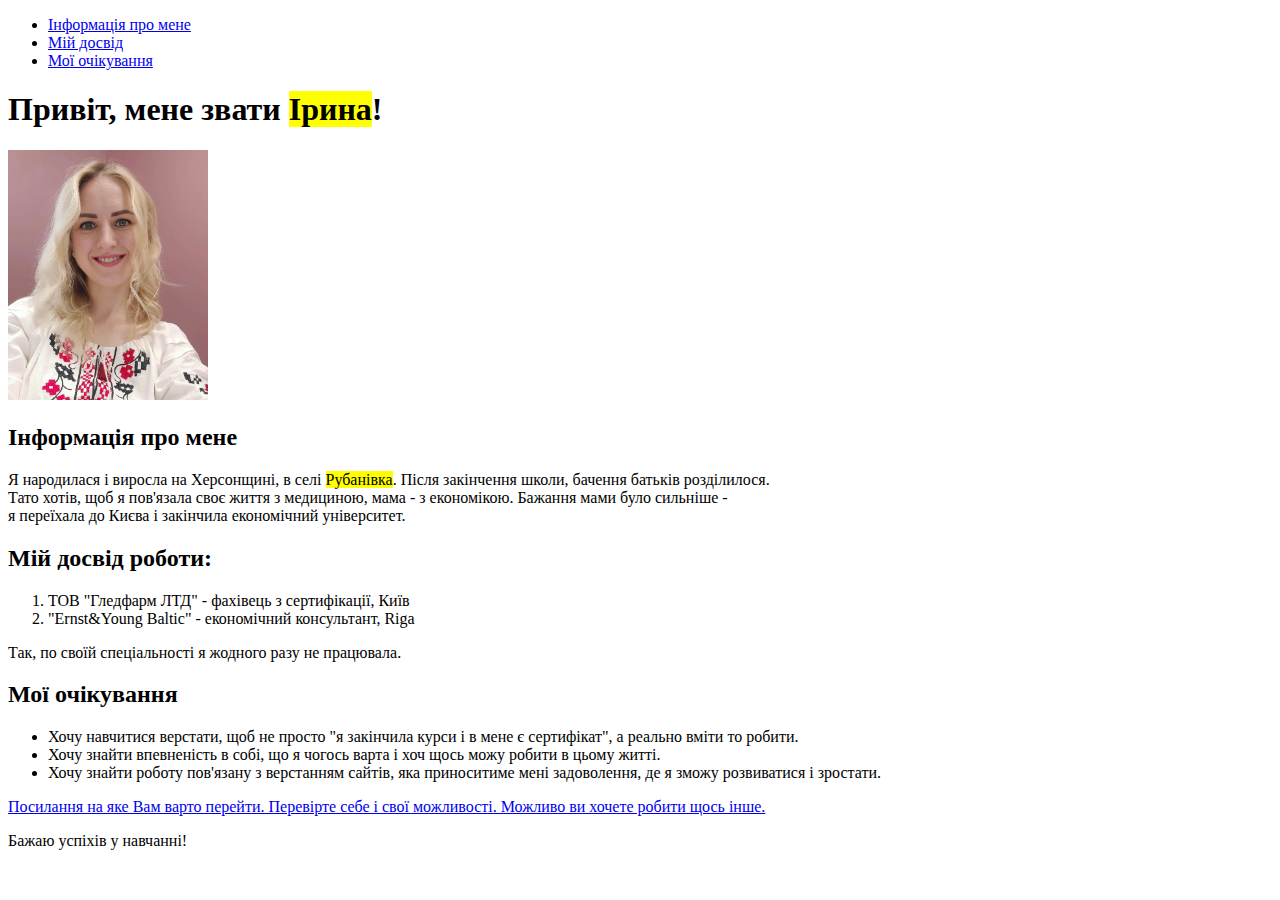
<file: lesson_02/index.html>
<!DOCTYPE html>
<html lang="uk">
  <head>
    <meta charset="UTF-8" />
    <meta http-equiv="X-UA-Compatible" content="IE=edge" />
    <meta name="viewport" content="width=device-width, initial-scale=1.0" />
    <title>Lesson 02</title>
  </head>
  <body>
    <header class="header">
      <div class="header__container">
        <ul class="header__list">
          <li class="header__list-item">
            <a href="#section-about-me" class="header__list-link"
              >Інформація про мене</a
            >
          </li>
          <li class="header__list-item">
            <a href="#section-experience" class="header__list-link"
              >Мій досвід</a
            >
          </li>
          <li class="header__list-item">
            <a href="#section-expectations" class="header__list-link"
              >Мої очікування</a
            >
          </li>
        </ul>
      </div>
    </header>

    <main class="main">
      <div class="main__container">
        <h1 class="main__title">
          Привіт, мене звати <mark class="highlight">Ірина</mark>!
        </h1>
        <img
          class="main__img"
          src="img/my_photo.jpeg"
          width="200"
          height="250"
          alt="Дівчина на ім'я Ірина, зі світлим волоссям, у білій сорочці, тепло посміхається, випромінюючи позитив і впевненість"
        />
        <h2 id="section-about-me" class="main__section-title">
          Інформація про мене
        </h2>
        <p class="main__paragraph">
          Я народилася і виросла на Херсонщині, в селі <mark>Рубанівка</mark>.
          Після закінчення школи, бачення батьків розділилося.<br />
          Тато хотів, щоб я пов'язала своє життя з медициною, мама - з
          економікою. Бажання мами було сильніше -<br />
          я переїхала до Києва і закінчила економічний університет.
        </p>

        <h2 id="section-experience" class="main__section-title">
          Мій досвід роботи:
        </h2>
        <ol class="main__list">
          <li class="main__list-item">
            ТОВ "Гледфарм ЛТД" - фахівець з сертифікації, Київ
          </li>
          <li class="main__list-item">
            "Ernst&Young Baltic" - економічний консультант, Riga
          </li>
        </ol>
        <p class="main__paragraph">
          Так, по своїй спеціальності я жодного разу не працювала.
        </p>

        <h2 id="section-expectations" class="main__section-title">
          Мої очікування
        </h2>
        <ul class="main__list-ul">
          <li class="main__list-item">
            Хочу навчитися верстати, щоб не просто "я закінчила курси і в мене є
            сертифікат", а реально вміти то робити.
          </li>
          <li class="main__list-item">
            Хочу знайти впевненість в собі, що я чогось варта і хоч щось можу
            робити в цьому житті.
          </li>
          <li class="main__list-item">
            Хочу знайти роботу пов'язану з верстанням сайтів, яка приноситиме
            мені задоволення, де я зможу розвиватися і зростати.
          </li>
        </ul>
      </div>
    </main>

    <footer class="footer">
      <div class="footer__container">
        <a
          class="footer__link"
          target="_blank"
          href="https://www.youtube.com/@FreelancerLifeStyle"
          title="Перехід на YouTube сторінку Фрілансер по життю"
          >Посилання на яке Вам варто перейти. Перевірте себе і свої можливості.
          Можливо ви хочете робити щось інше.</a
        >
        <p class="footer__text">Бажаю успіхів у навчанні!</p>
      </div>
    </footer>
  </body>
</html>
</file>
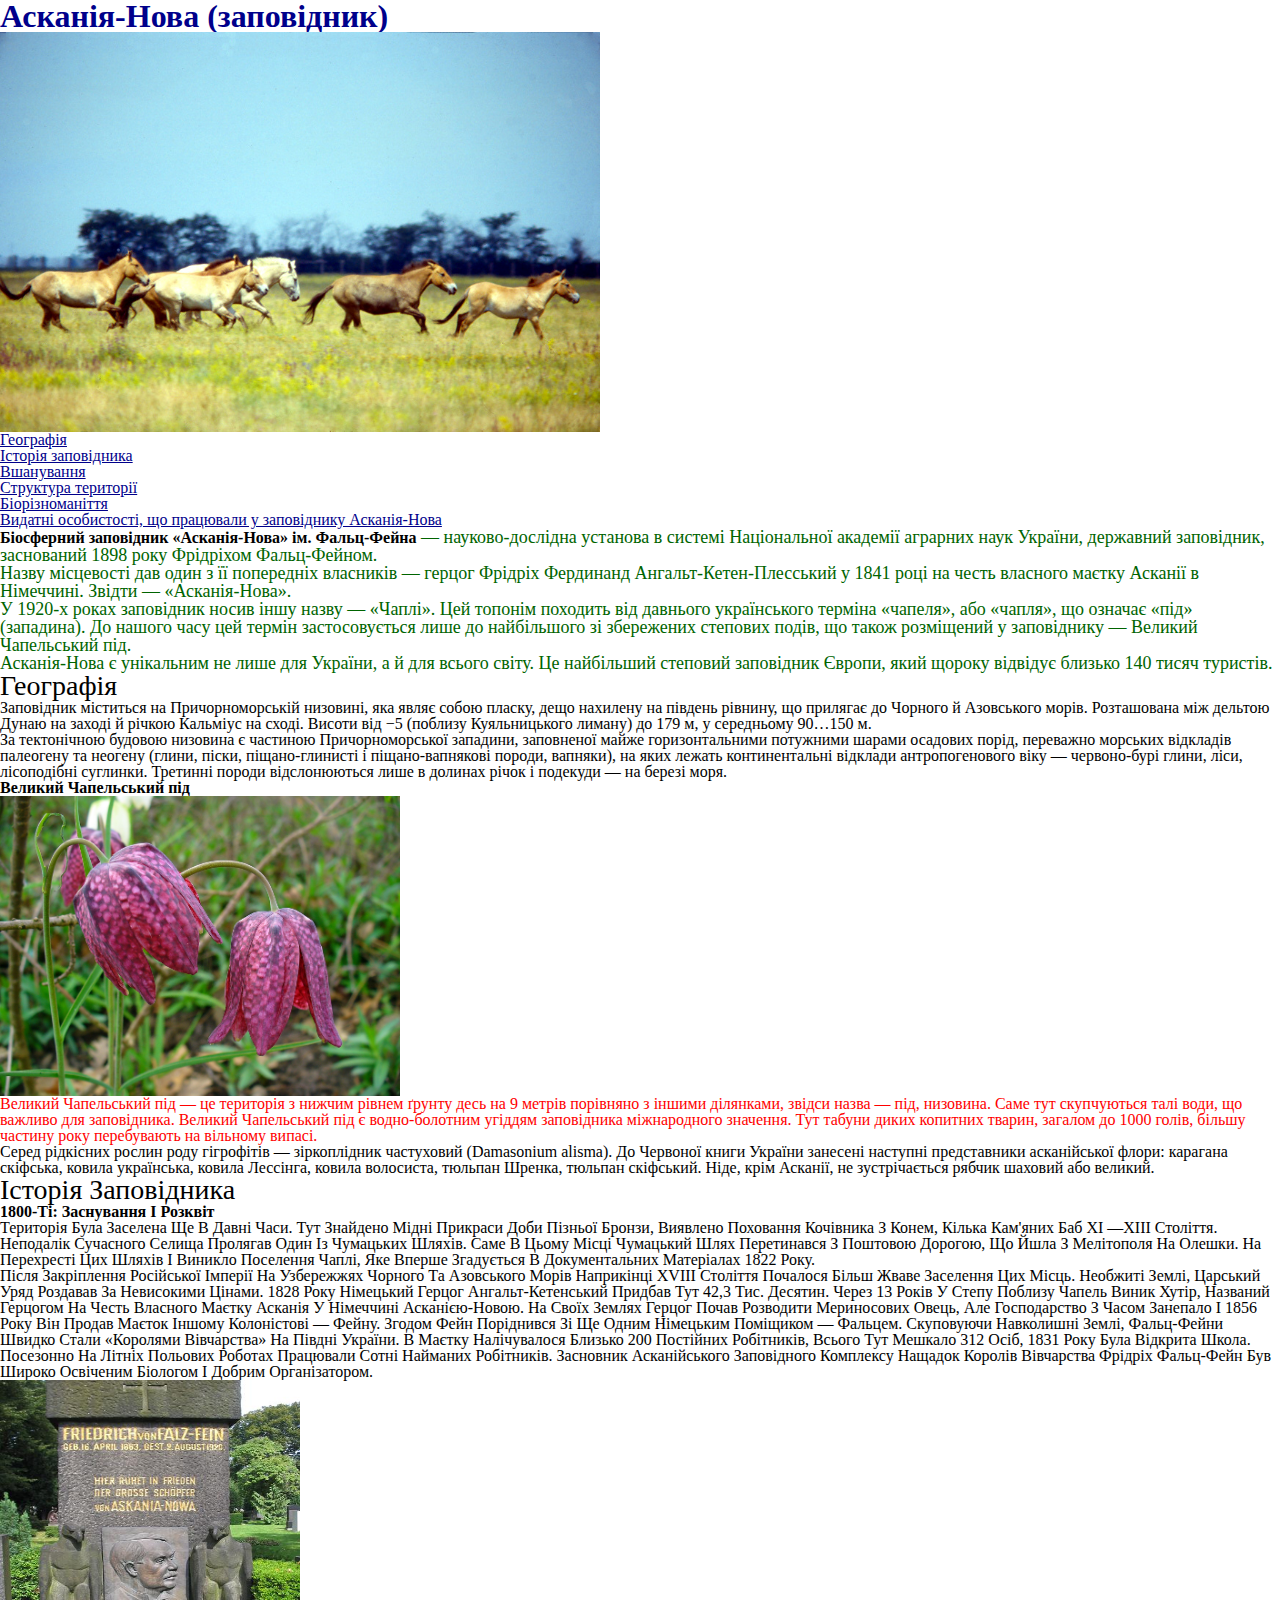
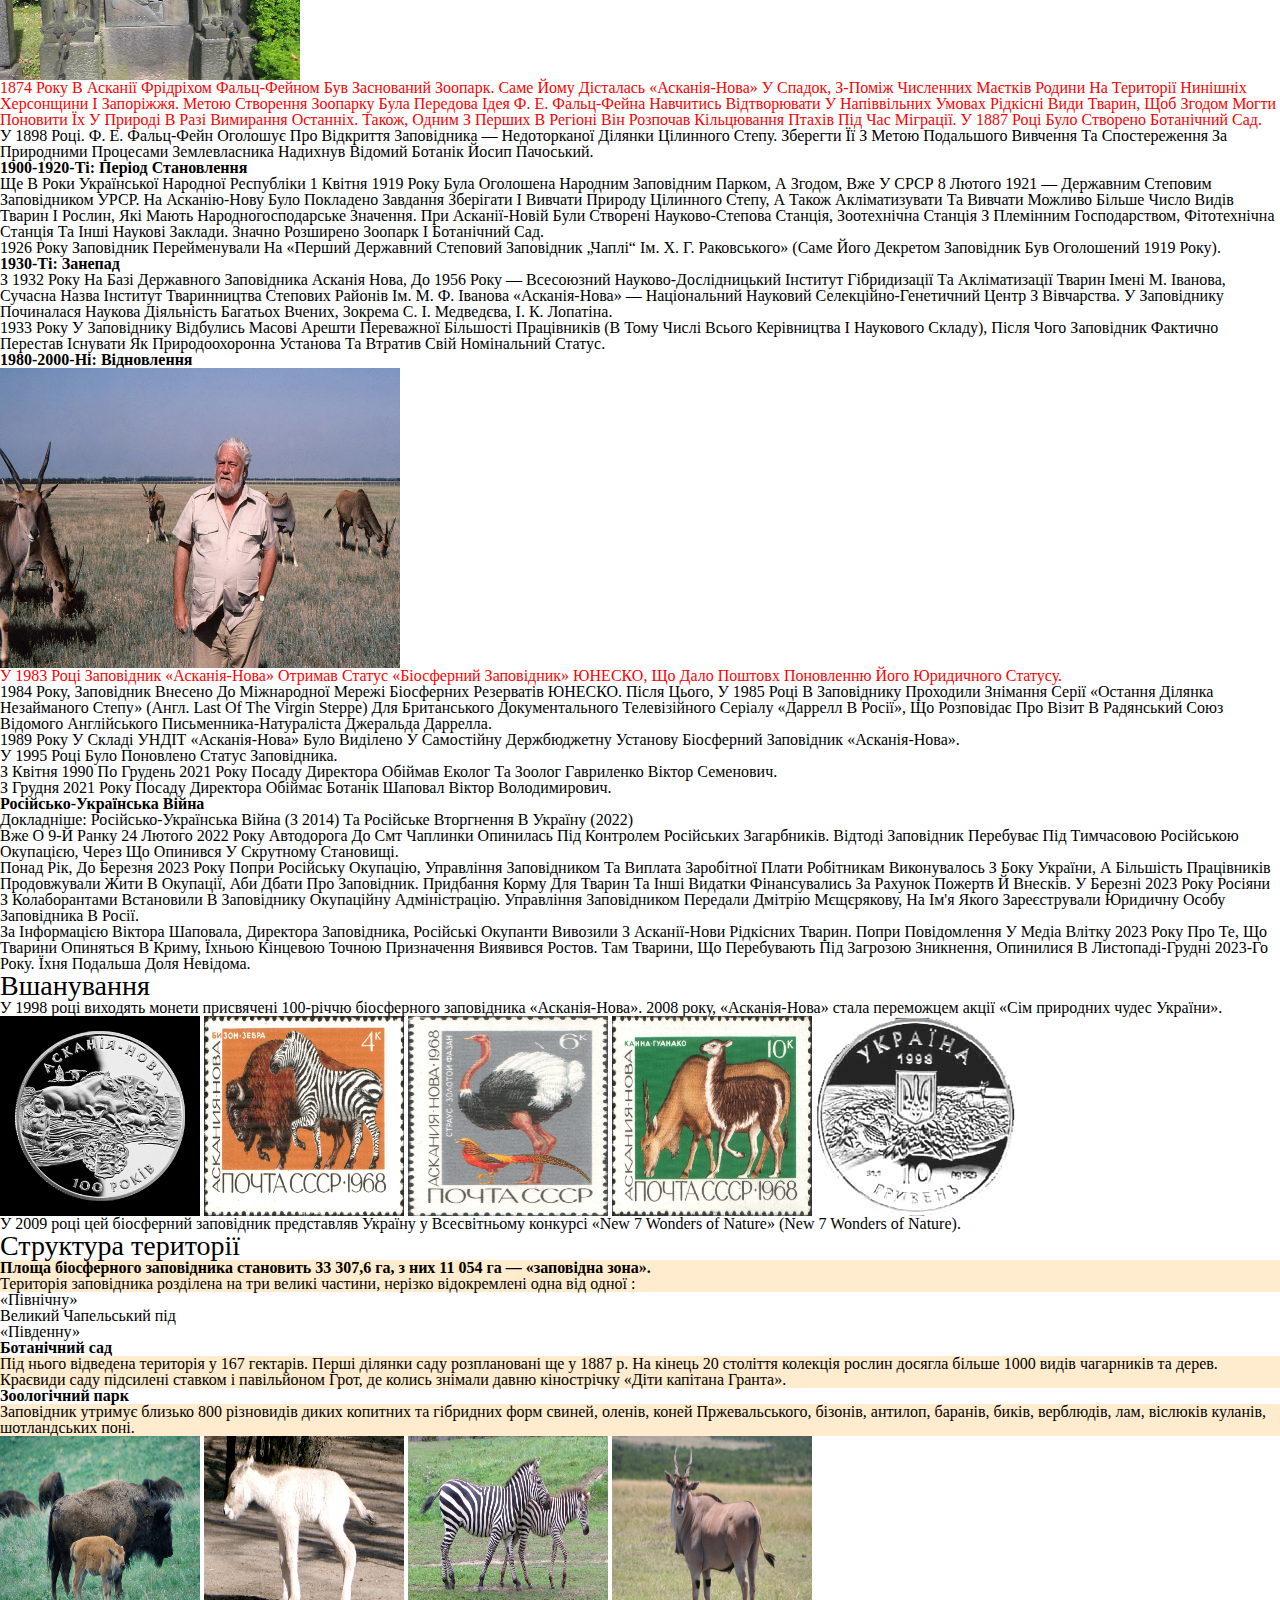
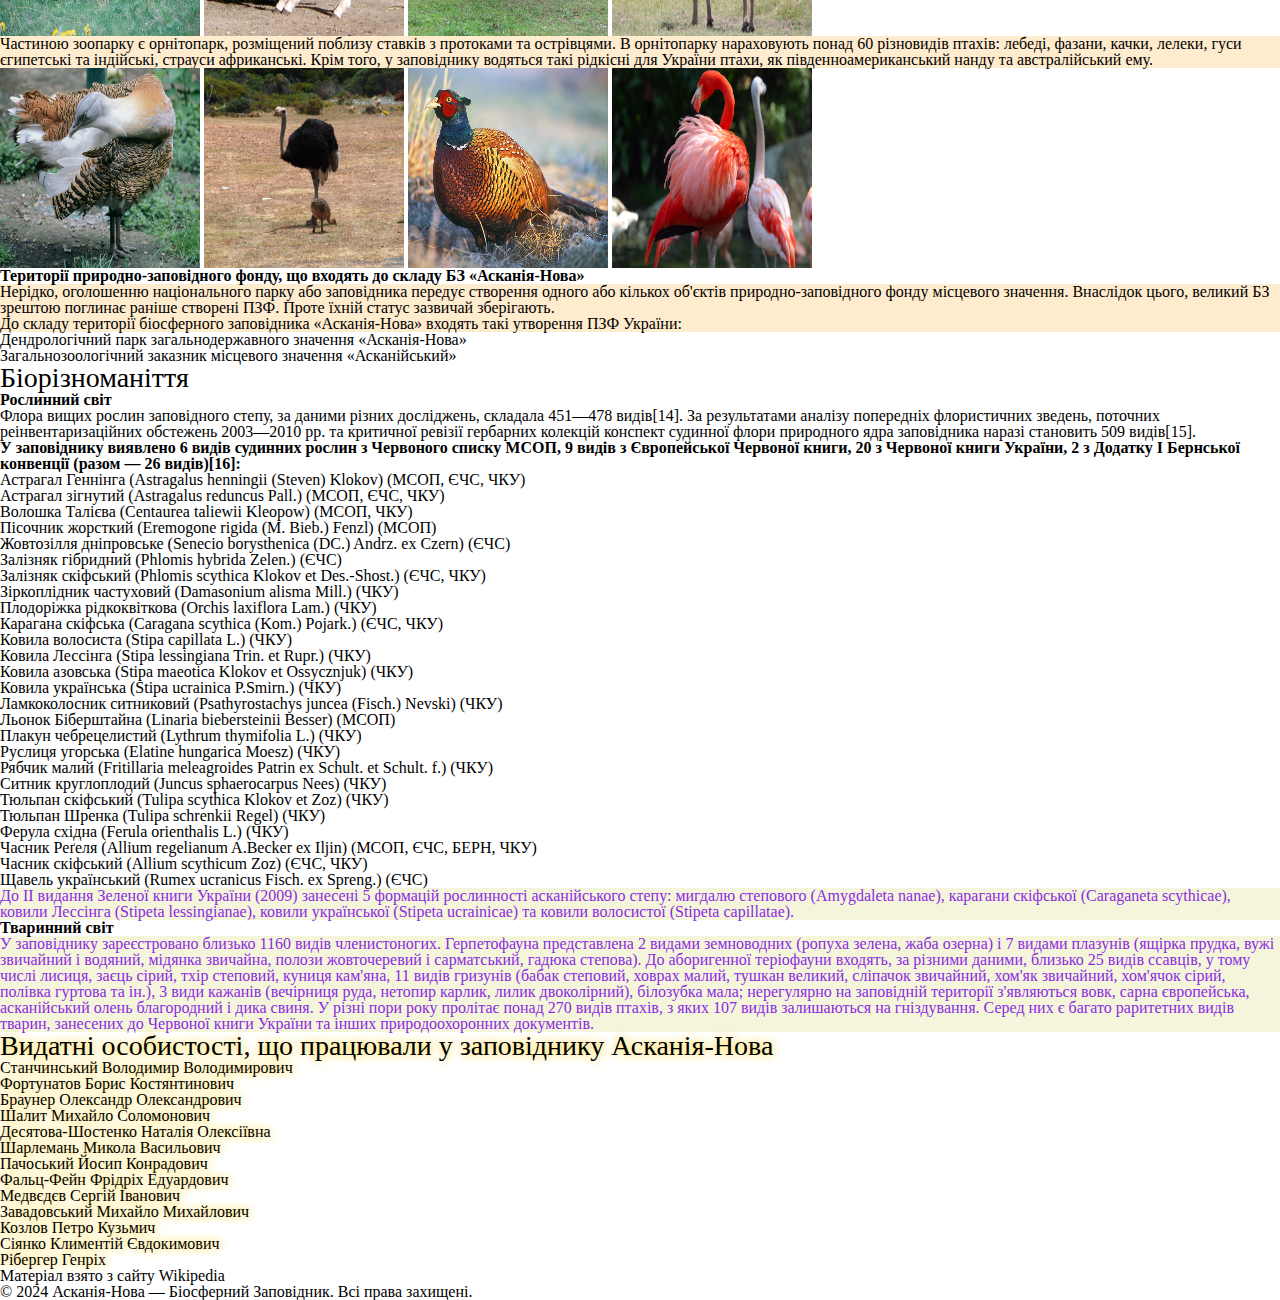
<file: lesson_03/index.html>
<!DOCTYPE html>
<html lang="uk">
  <head>
    <meta charset="UTF-8" />
    <meta http-equiv="X-UA-Compatible" content="IE=edge" />
    <meta name="viewport" content="width=device-width, initial-scale=1.0" />
    <title>Lesson 03</title>
    <link rel="stylesheet" href="css/style.css" />
  </head>
  <body>
    <head>
      <h1 class="page-title">Асканія-Нова (заповідник)</h1>
      <div class="header-image">
        <img
          class="header-img"
          width="600"
          height="400"
          src="img/przewalski's-horse.jpg"
          alt="Табун коней Пржевальського в кількості шести особин біжить по зеленій траві херсонським степом."
        />
      </div>
      <ol class="nav-list">
        <li class="nav-item">
          <a href="#geography" class="nav-link">Географія</a>
        </li>
        <li class="nav-item">
          <a href="#history" class="nav-link">Історія заповідника</a>
        </li>
        <li class="nav-item">
          <a href="#tribute" class="nav-link">Вшанування</a>
        </li>
        <li class="nav-item">
          <a href="#structure" class="nav-link">Структура території</a>
        </li>
        <li class="nav-item">
          <a href="#biodiversity" class="nav-link">Біорізноманіття</a>
        </li>
        <li class="nav-item">
          <a href="#famous-people" class="nav-link"
            >Видатні особистості, що працювали у заповіднику Асканія-Нова</a
          >
        </li>
      </ol>
    </head>
    <main class="main-content">
      <div class="content-container">
        <div class="main-intro">
          <p>
            <span class="bold"
              >Біосферний заповідник «Асканія-Нова» ім. Фальц-Фейна</span
            >
            — науково-дослідна установа в системі Національної академії аграрних
            наук України, державний заповідник, заснований 1898 року Фрідріхом
            Фальц-Фейном.
          </p>
          <p>
            Назву місцевості дав один з її попередніх власників — герцог Фрідріх
            Фердинанд Ангальт-Кетен-Плесський у 1841 році на честь власного
            маєтку Асканії в Німеччині. Звідти — «Асканія-Нова».
          </p>
          <p>
            У 1920-х роках заповідник носив іншу назву — «Чаплі». Цей топонім
            походить від давнього українського терміна «чапеля», або «чапля», що
            означає «під» (западина). До нашого часу цей термін застосовується
            лише до найбільшого зі збережених степових подів, що також
            розміщений у заповіднику — Великий Чапельський під.
          </p>
          <p>
            Асканія-Нова є унікальним не лише для України, а й для всього світу.
            Це найбільший степовий заповідник Європи, який щороку відвідує
            близько 140 тисяч туристів.
          </p>
        </div>
        <div id="geography" class="geography">
          <h2 class="section-title">Географія</h2>
          <p>
            Заповідник міститься на Причорноморській низовині, яка являє собою
            пласку, дещо нахилену на південь рівнину, що прилягає до Чорного й
            Азовського морів. Розташована між дельтою Дунаю на заході й річкою
            Кальміус на сході. Висоти від −5 (поблизу Куяльницького лиману) до
            179 м, у середньому 90…150 м.
          </p>
          <p>
            За тектонічною будовою низовина є частиною Причорноморської
            западини, заповненої майже горизонтальними потужними шарами осадових
            порід, переважно морських відкладів палеогену та неогену (глини,
            піски, піщано-глинисті і піщано-вапнякові породи, вапняки), на яких
            лежать континентальні відклади антропогенового віку — червоно-бурі
            глини, ліси, лісоподібні суглинки. Третинні породи відслонюються
            лише в долинах річок і подекуди — на березі моря.
          </p>

          <h3 class="subsection-title">Великий Чапельський під</h3>
          <div class="image-container">
            <img
              class="geography-img"
              src="img/fritillaria-meleagris.jpeg"
              alt="Крупним планом зображено малинові з світло рожевим вкрапленням громофони квітки рослини Рябчик шаховий, або великий"
            />
          </div>
          <p>
            Великий Чапельський під — це територія з нижчим рівнем ґрунту десь
            на 9 метрів порівняно з іншими ділянками, звідси назва — під,
            низовина. Саме тут скупчуються талі води, що важливо для
            заповідника. Великий Чапельський під є водно-болотним угіддям
            заповідника міжнародного значення. Тут табуни диких копитних тварин,
            загалом до 1000 голів, більшу частину року перебувають на вільному
            випасі.
          </p>
          <p>
            Серед рідкісних рослин роду гігрофітів — зіркоплідник частуховий
            (Damasonium alisma). До Червоної книги України занесені наступні
            представники асканійської флори: карагана скіфська, ковила
            українська, ковила Лессінга, ковила волосиста, тюльпан Шренка,
            тюльпан скіфський. Ніде, крім Асканії, не зустрічається рябчик
            шаховий або великий.
          </p>
        </div>

        <div id="history" class="history">
          <h2 class="section-title">Історія заповідника</h2>
          <h3 class="subsection-title">1800-ті: заснування і розквіт</h3>
          <p>
            Територія була заселена ще в давні часи. Тут знайдено мідні прикраси
            доби пізньої бронзи, виявлено поховання кочівника з конем, кілька
            кам'яних баб XI —XIII століття. Неподалік сучасного селища пролягав
            один із чумацьких шляхів. Саме в цьому місці чумацький шлях
            перетинався з поштовою дорогою, що йшла з Мелітополя на Олешки. На
            перехресті цих шляхів і виникло поселення Чаплі, яке вперше
            згадується в документальних матеріалах 1822 року.
          </p>
          <p>
            Після закріплення Російської імперії на узбережжях Чорного та
            Азовського морів наприкінці XVIII століття почалося більш жваве
            заселення цих місць. Необжиті землі, царський уряд роздавав за
            невисокими цінами. 1828 року німецький герцог Ангальт-Кетенський
            придбав тут 42,3 тис. десятин. Через 13 років у степу поблизу Чапель
            виник хутір, названий герцогом на честь власного маєтку Асканія у
            Німеччині Асканією-Новою. На своїх землях герцог почав розводити
            мериносових овець, але господарство з часом занепало і 1856 року він
            продав маєток іншому колоністові — Фейну. Згодом Фейн поріднився зі
            ще одним німецьким поміщиком — Фальцем. Скуповуючи навколишні землі,
            Фальц-Фейни швидко стали «королями вівчарства» на півдні України. В
            маєтку налічувалося близько 200 постійних робітників, всього тут
            мешкало 312 осіб, 1831 року була відкрита школа. Посезонно на літніх
            польових роботах працювали сотні найманих робітників. Засновник
            Асканійського заповідного комплексу нащадок королів вівчарства
            Фрідріх Фальц-Фейн був широко освіченим біологом і добрим
            організатором.
          </p>
          <div class="image-container">
            <img
              width="300"
              height="300"
              src="img/rote-insel.jpeg"
              alt="Надгробний камінь могили Фрідріха Фальц-Фейна з зображенням його профіля з написом золотим кольором його ім'я та років життя. По бокам від нагробка вирізьблені з каменя соколи."
            />
          </div>
          <p>
            1874 року в Асканії Фрідріхом Фальц-Фейном був заснований зоопарк.
            Саме йому дісталась «Асканія-Нова» у спадок, з-поміж численних
            маєтків родини на території нинішніх Херсонщини і Запоріжжя. Метою
            створення зоопарку була передова ідея Ф. Е. Фальц-Фейна навчитись
            відтворювати у напіввільних умовах рідкісні види тварин, щоб згодом
            могти поновити їх у природі в разі вимирання останніх. Також, одним
            з перших в регіоні він розпочав кільцювання птахів під час міграції.
            У 1887 році було створено ботанічний сад.
          </p>
          <p>
            У 1898 році. Ф. Е. Фальц-Фейн оголошує про відкриття заповідника —
            недоторканої ділянки цілинного степу. Зберегти її з метою подальшого
            вивчення та спостереження за природними процесами землевласника
            надихнув відомий ботанік Йосип Пачоський.
          </p>

          <h3 class="subsection-title">1900-1920-ті: період становлення</h3>
          <p>
            Ще в роки Української народної республіки 1 квітня 1919 року була
            оголошена народним заповідним парком, а згодом, вже у СРСР 8 лютого
            1921 — Державним степовим заповідником УРСР. На Асканію-Нову було
            покладено завдання зберігати і вивчати природу цілинного степу, а
            також акліматизувати та вивчати можливо більше число видів тварин і
            рослин, які мають народногосподарське значення. При Асканії-Новій
            були створені науково-степова станція, зоотехнічна станція з
            племінним господарством, фітотехнічна станція та інші наукові
            заклади. Значно розширено зоопарк і ботанічний сад.
          </p>
          <p>
            1926 року заповідник перейменували на «Перший державний степовий
            заповідник „Чаплі“ ім. Х. Г. Раковського» (саме його декретом
            заповідник був оголошений 1919 року).
          </p>

          <h3 class="subsection-title">1930-ті: занепад</h3>
          <p>
            З 1932 року на базі державного заповідника Асканія Нова, до 1956
            року — Всесоюзний науково-дослідницький інститут гібридизації та
            акліматизації тварин імені М. Іванова, сучасна назва Інститут
            тваринництва степових районів ім. М. Ф. Іванова «Асканія-Нова» —
            Національний науковий селекційно-генетичний центр з вівчарства. У
            заповіднику починалася наукова діяльність багатьох вчених, зокрема
            С. І. Медведєва, І. К. Лопатіна.
          </p>
          <p>
            1933 року у заповіднику відбулись масові арешти переважної більшості
            працівників (в тому числі всього керівництва і наукового складу),
            після чого заповідник фактично перестав існувати як природоохоронна
            установа та втратив свій номінальний статус.
          </p>

          <h3 class="subsection-title">1980-2000-ні: відновлення</h3>
          <div class="image-container">
            <img
              width="400"
              height="300"
              src="img/gerald-durrell.jpg"
              alt="Джеральд Даррелл, прогулюється рівниною в заповіднику «Асканія-Нова», 1985. Навколо нього випасається стадо рогатих тварин."
            />
          </div>
          <p>
            У 1983 році заповідник «Асканія-Нова» отримав статус «біосферний
            заповідник» ЮНЕСКО, що дало поштовх поновленню його юридичного
            статусу.
          </p>
          <p>
            1984 року, заповідник внесено до Міжнародної мережі біосферних
            резерватів ЮНЕСКО. Після цього, у 1985 році в заповіднику проходили
            знімання серії «Остання ділянка незайманого степу» (англ. Last of
            the Virgin Steppe) для британського документального телевізійного
            серіалу «Даррелл в Росії», що розповідає про візит в Радянський Союз
            відомого англійського письменника-натураліста Джеральда Даррелла.
          </p>
          <p>
            1989 року у складі УНДІТ «Асканія-Нова» було виділено у самостійну
            держбюджетну установу Біосферний заповідник «Асканія-Нова».
          </p>
          <p>У 1995 році було поновлено статус заповідника.</p>
          <p>
            З квітня 1990 по грудень 2021 року посаду директора обіймав еколог
            та зоолог Гавриленко Віктор Семенович.
          </p>
          <p>
            З грудня 2021 року посаду директора обіймає ботанік Шаповал Віктор
            Володимирович.
          </p>

          <h3 class="subsection-title">Російсько-українська війна</h3>
          <p>
            Докладніше: Російсько-українська війна (з 2014) та Російське
            вторгнення в Україну (2022)
          </p>
          <p>
            Вже о 9-й ранку 24 лютого 2022 року автодорога до смт Чаплинки
            опинилась під контролем російських загарбників. Відтоді заповідник
            перебуває під тимчасовою російською окупацією, через що опинився у
            скрутному становищі.
          </p>
          <p>
            Понад рік, до березня 2023 року попри російську окупацію, управління
            заповідником та виплата заробітної плати робітникам виконувалось з
            боку України, а більшість працівників продовжували жити в окупації,
            аби дбати про заповідник. Придбання корму для тварин та інші видатки
            фінансувались за рахунок пожертв й внесків. У березні 2023 року
            росіяни з колаборантами встановили в заповіднику окупаційну
            адміністрацію. Управління заповідником передали Дмітрію Мєщєрякову,
            на ім'я якого зареєстрували юридичну особу заповідника в Росії.
          </p>
          <p>
            За інформацією Віктора Шаповала, директора заповідника, російські
            окупанти вивозили з Асканії-Нови рідкісних тварин. Попри
            повідомлення у медіа влітку 2023 року про те, що тварини опиняться в
            Криму, їхньою кінцевою точною призначення виявився Ростов. Там
            тварини, що перебувають під загрозою зникнення, опинилися в
            листопаді-грудні 2023-го року. Їхня подальша доля невідома.
          </p>
        </div>

        <div id="tribute" class="tribute">
          <h2 class="section-title">Вшанування</h2>
          <p>
            У 1998 році виходять монети присвячені 100-річчю біосферного
            заповідника «Асканія-Нова». 2008 року, «Асканія-Нова» стала
            переможцем акції «Сім природних чудес України».
          </p>
          <div class="image-gallery">
            <img
              class="tribute-image"
              src="img/askania-coin.jpg"
              alt="Ювілейна монета срібного кольору до 100-річчя заповідника. На якій зображені тварини, які проживають в заповіднику та історичні статуї, розташовані на території."
            />
            <img
              class="tribute-image"
              src="img/soviet-union-stamp.jpg"
              alt="Поштова марка 1968 року. На якій зображені бізон та зебра з піднятими лівими передніми ногами."
            />
            <img
              class="tribute-image"
              src="img/soviet-union-stamp-ostrich-goldenpheasant.jpg"
              alt="Поштова марка 1968 року. На якій зображені страус та золотий фазан."
            />
            <img
              class="tribute-image"
              src="img/soviet-union-stamp-eland-guanaco.jpg"
              alt="Поштова марка 1968 року. На якій зображені тварини канна та гуанако."
            />
            <img
              class="tribute-image"
              src="img/coin-askania_.jpg"
              alt="Срібна монета «Асканія-Нова» 1998 року випуску, номіналом в 10 гривень, з зображенням гербу України."
            />
          </div>
          <p>
            У 2009 році цей біосферний заповідник представляв Україну у
            Всесвітньому конкурсі «New 7 Wonders of Nature» (New 7 Wonders of
            Nature).
          </p>
        </div>

        <div id="structure" class="structure">
          <h2 class="section-title">Структура території</h2>
          <p>
            <span class="bold"
              >Площа біосферного заповідника становить 33 307,6 га, з них 11 054
              га — «заповідна зона».</span
            >
          </p>
          <p>
            Територія заповідника розділена на три великі частини, нерізко
            відокремлені одна від одної :
          </p>
          <ul class="structure-list">
            <li class="structure-item">«Північну»</li>
            <li class="structure-item">Великий Чапельський під</li>
            <li class="structure-item">«Південну»</li>
          </ul>
          <h3 class="subsection-title">Ботанічний сад</h3>
          <p>
            Під нього відведена територія у 167 гектарів. Перші ділянки саду
            розплановані ще у 1887 р. На кінець 20 століття колекція рослин
            досягла більше 1000 видів чагарників та дерев. Краєвиди саду
            підсилені ставком і павільйоном Грот, де колись знімали давню
            кінострічку «Діти капітана Гранта».
          </p>
          <h3 class="subsection-title">Зоологічний парк</h3>
          <p>
            Заповідник утримує близько 800 різновидів диких копитних та
            гібридних форм свиней, оленів, коней Пржевальського, бізонів,
            антилоп, баранів, биків, верблюдів, лам, віслюків куланів,
            шотландських поні.
          </p>
          <div class="image-gallery">
            <img
              class="structure-img"
              src="img/bison-and-calf.jpg"
              alt="На передньому плані зображені американський бізон і її немовля світло коричневого кольору з малою головою і великим тілом, позаду - відпочиває та випасається стадо."
            />
            <img
              class="structure-img"
              src="img/przewalskis-horse-foal.jpg"
              alt="Маленьке лоша коне Пржевальського через 2 доби після народження. Світло бежевого кольору, ще кволе немовля з кривими ніжками."
            />
            <img
              class="structure-img"
              src="img/zebra-opole.jpg"
              alt="Доросла особина зебри та її вже підросше дитя прогулюються степом по зеленій траві."
            />
            <img
              class="structure-img"
              src="img/common-eland-mara.jpg"
              alt="Антилопа канна в пів оборота, повернула голову на фотографа, який її потривожив."
            />
          </div>
          <p>
            Частиною зоопарку є орнітопарк, розміщений поблизу ставків з
            протоками та острівцями. В орнітопарку нараховують понад 60
            різновидів птахів: лебеді, фазани, качки, лелеки, гуси єгипетські та
            індійські, страуси африканські. Крім того, у заповіднику водяться
            такі рідкісні для України птахи, як південноамериканський нанду та
            австралійський ему.
          </p>
          <div>
            <img
              class="structure-img"
              src="img/otis-tarda.jpg"
              alt="Птах дрохва вичіщає своє пір'я. Голова птаха світло сірого кольору, який потім переходить до світло коричневого, тіло - чередування чорних та коричневих пір'їн."
            />
            <img
              class="structure-img"
              src="img/ostrich-and-chick.jpg"
              alt="Страус дорослий з малюком, який дзьобає траву."
            />
            <img
              class="structure-img"
              src="img/phasianus-colchicus.jpg"
              alt="Фазан, що причаївся в підсохшій осінній траві."
            />
            <img
              class="structure-img"
              src="img/lightmatter-flamingo.jpg"
              alt="Два карибські фламінго. Один яскраво рожевого, майже червоного кольору з розпущеним пір'ям, інший - світло рожевого кольору."
            />
          </div>
          <h3 class="subsection-title">
            Території природно-заповідного фонду, що входять до складу БЗ
            «Асканія-Нова»
          </h3>
          <p>
            Нерідко, оголошенню національного парку або заповідника передує
            створення одного або кількох об'єктів природно-заповідного фонду
            місцевого значення. Внаслідок цього, великий БЗ зрештою поглинає
            раніше створені ПЗФ. Проте їхній статус зазвичай зберігають.
          </p>
          <p>
            До складу території біосферного заповідника «Асканія-Нова» входять
            такі утворення ПЗФ України:
          </p>
          <ul class="structure-list">
            <li>
              Дендрологічний парк загальнодержавного значення «Асканія-Нова»
            </li>
            <li>
              Загальнозоологічний заказник місцевого значення «Асканійський»
            </li>
          </ul>
        </div>

        <div id="biodiversity" class="biodiversity">
          <h2 class="section-title">Біорізноманіття</h2>

          <h3 class="subsection-title">Рослинний світ</h3>
          <p>
            Флора вищих рослин заповідного степу, за даними різних досліджень,
            складала 451—478 видів[14]. За результатами аналізу попередніх
            флористичних зведень, поточних реінвентаризаційних обстежень
            2003—2010 рр. та критичної ревізії гербарних колекцій конспект
            судинної флори природного ядра заповідника наразі становить 509
            видів[15].
          </p>
          <p>
            <span class="bold"
              >У заповіднику виявлено 6 видів судинних рослин з Червоного списку
              МСОП, 9 видів з Європейської Червоної книги, 20 з Червоної книги
              України, 2 з Додатку І Бернської конвенції (разом — 26
              видів)[16]:</span
            >
          </p>
          <ol class="plant-list">
            <li>
              Астрагал Геннінга (Astragalus henningii (Steven) Klokov) (МСОП,
              ЄЧС, ЧКУ)
            </li>
            <li>
              Астрагал зігнутий (Astragalus reduncus Pall.) (МСОП, ЄЧС, ЧКУ)
            </li>
            <li>Волошка Талієва (Centaurea taliewii Kleopow) (МСОП, ЧКУ)</li>
            <li>
              Пісочник жорсткий (Eremogone rigida (M. Bieb.) Fenzl) (МСОП)
            </li>
            <li>
              Жовтозілля дніпровське (Senecio borysthenica (DC.) Andrz. ex
              Czern) (ЄЧС)
            </li>
            <li>Залізняк гібридний (Phlomis hybrida Zelen.) (ЄЧС)</li>
            <li>
              Залізняк скіфський (Phlomis scythica Klokov et Des.-Shost.) (ЄЧС,
              ЧКУ)
            </li>
            <li>Зіркоплідник частуховий (Damasonium alisma Mill.) (ЧКУ)</li>
            <li>Плодоріжка рідкоквіткова (Orchis laxiflora Lam.) (ЧКУ)</li>
            <li>
              Карагана скіфська (Caragana scythica (Kom.) Pojark.) (ЄЧС, ЧКУ)
            </li>
            <li>Ковила волосиста (Stipa capillata L.) (ЧКУ)</li>
            <li>Ковила Лессінга (Stipa lessingiana Trin. et Rupr.) (ЧКУ)</li>
            <li>Ковила азовська (Stipa maeotica Klokov et Ossycznjuk) (ЧКУ)</li>
            <li>Ковила українська (Stipa ucrainica P.Smirn.) (ЧКУ)</li>
            <li>
              Ламкоколосник ситниковий (Psathyrostachys juncea (Fisch.) Nevski)
              (ЧКУ)
            </li>
            <li>Льонок Біберштайна (Linaria biebersteinii Besser) (МСОП)</li>
            <li>Плакун чебрецелистий (Lythrum thymifolia L.) (ЧКУ)</li>
            <li>Руслиця угорська (Elatine hungarica Moesz) (ЧКУ)</li>
            <li>
              Рябчик малий (Fritillaria meleagroides Patrin ex Schult. et
              Schult. f.) (ЧКУ)
            </li>
            <li>Ситник круглоплодий (Juncus sphaerocarpus Nees) (ЧКУ)</li>
            <li>Тюльпан скіфський (Tulipa scythica Klokov et Zoz) (ЧКУ)</li>
            <li>Тюльпан Шренка (Tulipa schrenkii Regel) (ЧКУ)</li>
            <li>Ферула східна (Ferula orienthalis L.) (ЧКУ)</li>
            <li>
              Часник Реґеля (Allium regelianum A.Becker ex Iljin) (МСОП, ЄЧС,
              БЕРН, ЧКУ)
            </li>
            <li>Часник скіфський (Allium scythicum Zoz) (ЄЧС, ЧКУ)</li>
            <li>
              Щавель український (Rumex ucranicus Fisch. ex Spreng.) (ЄЧС)
            </li>
          </ol>
          <p>
            До ІІ видання Зеленої книги України (2009) занесені 5 формацій
            рослинності асканійського степу: мигдалю степового (Amygdaleta
            nanae), карагани скіфської (Caraganeta scythicae), ковили Лессінга
            (Stipeta lessingianae), ковили української (Stipeta ucrainicae) та
            ковили волосистої (Stipeta capillatae).
          </p>

          <h3 class="subsection-title">Тваринний світ</h3>
          <p>
            У заповіднику зареєстровано близько 1160 видів членистоногих.
            Герпетофауна представлена 2 видами земноводних (ропуха зелена, жаба
            озерна) і 7 видами плазунів (ящірка прудка, вужі звичайний і
            водяний, мідянка звичайна, полози жовточеревий і сарматський, гадюка
            степова). До аборигенної теріофауни входять, за різними даними,
            близько 25 видів ссавців, у тому числі лисиця, заєць сірий, тхір
            степовий, куниця кам'яна, 11 видів гризунів (бабак степовий, ховрах
            малий, тушкан великий, сліпачок звичайний, хом'як звичайний,
            хом'ячок сірий, полівка гуртова та ін.), 3 види кажанів (вечірниця
            руда, нетопир карлик, лилик двоколірний), білозубка мала;
            нерегулярно на заповідній території з'являються вовк, сарна
            європейська, асканійський олень благородний і дика свиня. У різні
            пори року пролітає понад 270 видів птахів, з яких 107 видів
            залишаються на гніздування. Серед них є багато раритетних видів
            тварин, занесених до Червоної книги України та інших
            природоохоронних документів.
          </p>
        </div>

        <div id="famous-people" class="famous-people">
          <h2 class="section-title">
            Видатні особистості, що працювали у заповіднику Асканія-Нова
          </h2>
          <ul class="famous-list">
            <li class="famous-item">Станчинський Володимир Володимирович</li>
            <li class="famous-item">Фортунатов Борис Костянтинович</li>
            <li class="famous-item">Браунер Олександр Олександрович</li>
            <li class="famous-item">Шалит Михайло Соломонович</li>
            <li class="famous-item">Десятова-Шостенко Наталія Олексіївна</li>
            <li class="famous-item">Шарлемань Микола Васильович</li>
            <li class="famous-item">Пачоський Йосип Конрадович</li>
            <li class="famous-item">Фальц-Фейн Фрідріх Едуардович</li>
            <li class="famous-item">Медвєдєв Сергій Іванович</li>
            <li class="famous-item">Завадовський Михайло Михайлович</li>
            <li class="famous-item">Козлов Петро Кузьмич</li>
            <li class="famous-item">Сіянко Климентій Євдокимович</li>
            <li class="famous-item">Рібергер Генріх</li>
          </ul>
        </div>
      </div>
    </main>

    <footer class="footer">
      <div class="footer-content">
        <a
          class="footer-link"
          target="_blank"
          href="https://uk.wikipedia.org/wiki/%D0%90%D1%81%D0%BA%D0%B0%D0%BD%D1%96%D1%8F-%D0%9D%D0%BE%D0%B2%D0%B0_(%D0%B7%D0%B0%D0%BF%D0%BE%D0%B2%D1%96%D0%B4%D0%BD%D0%B8%D0%BA)"
        >
          Матеріал взято з сайту Wikipedia
        </a>
        <p>© 2024 Асканія-Нова — Біосферний Заповідник. Всі права захищені.</p>
      </div>
    </footer>
  </body>
</html>
</file>
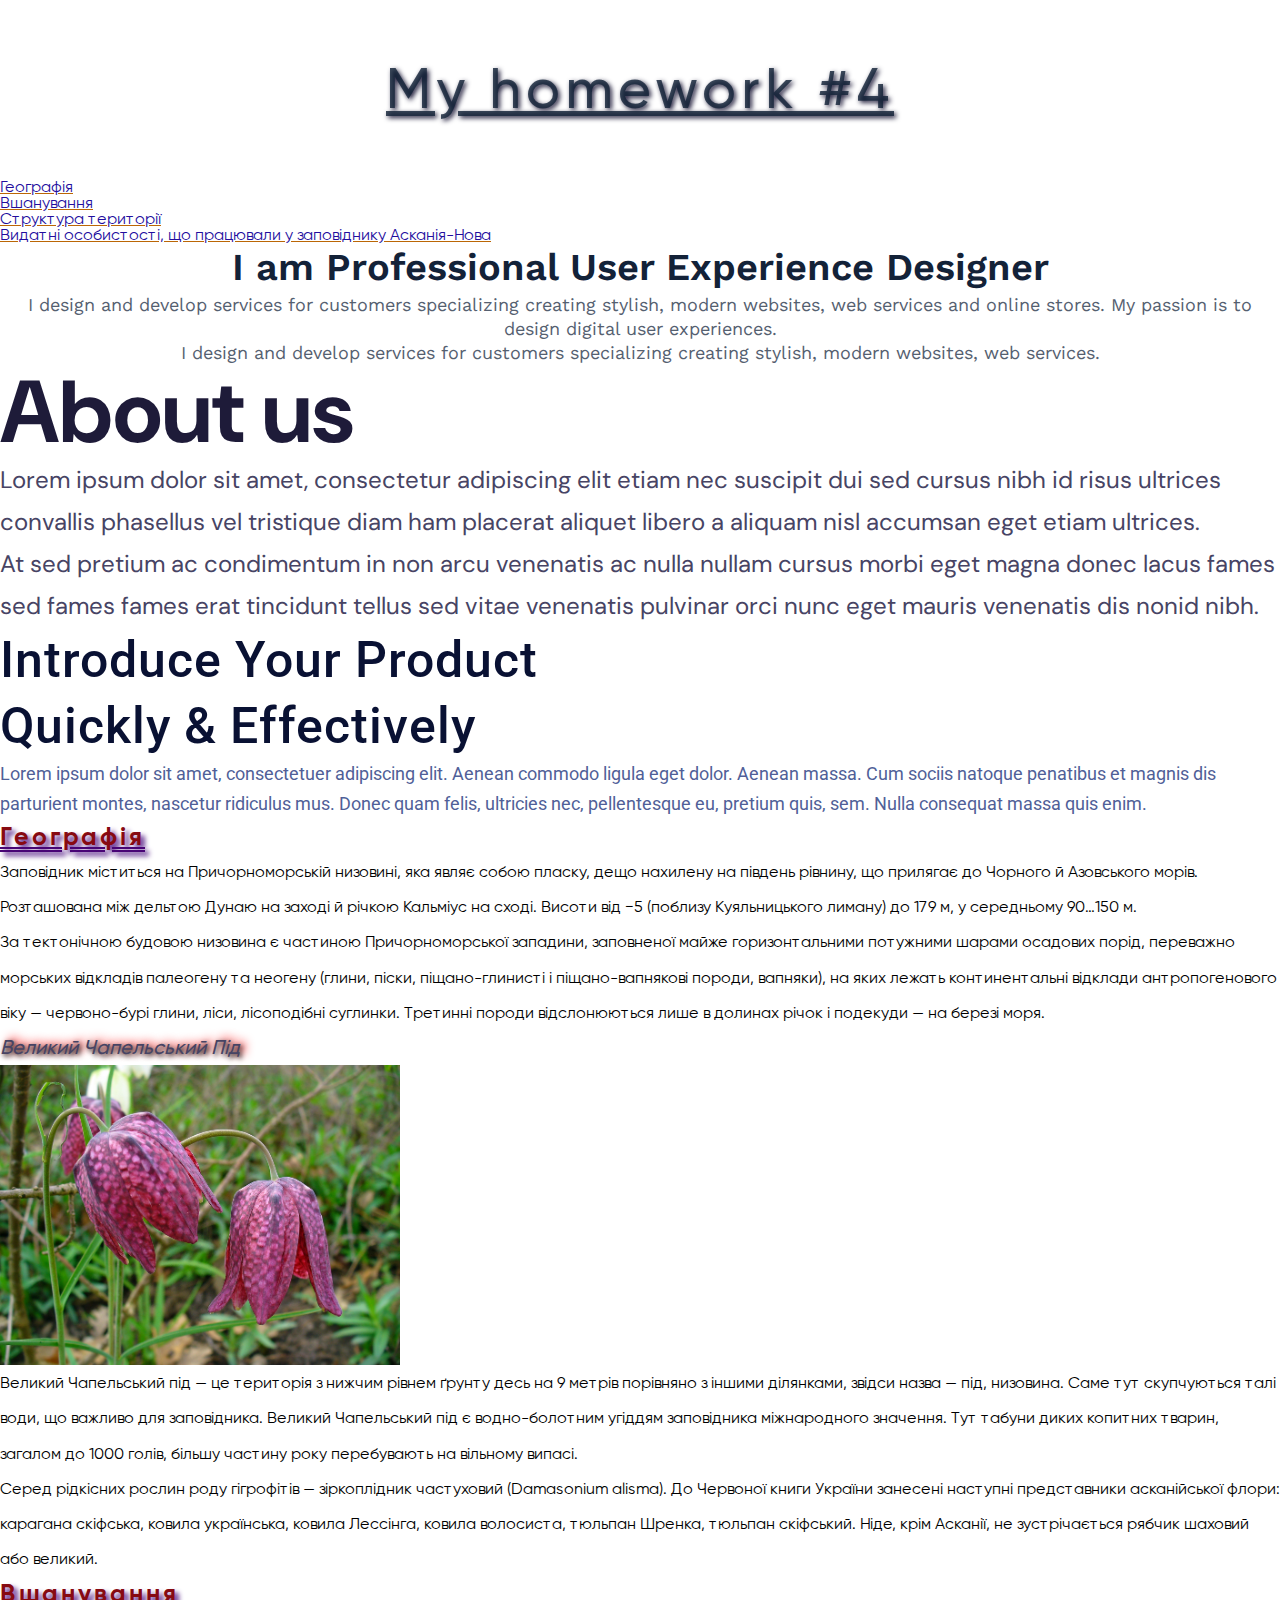
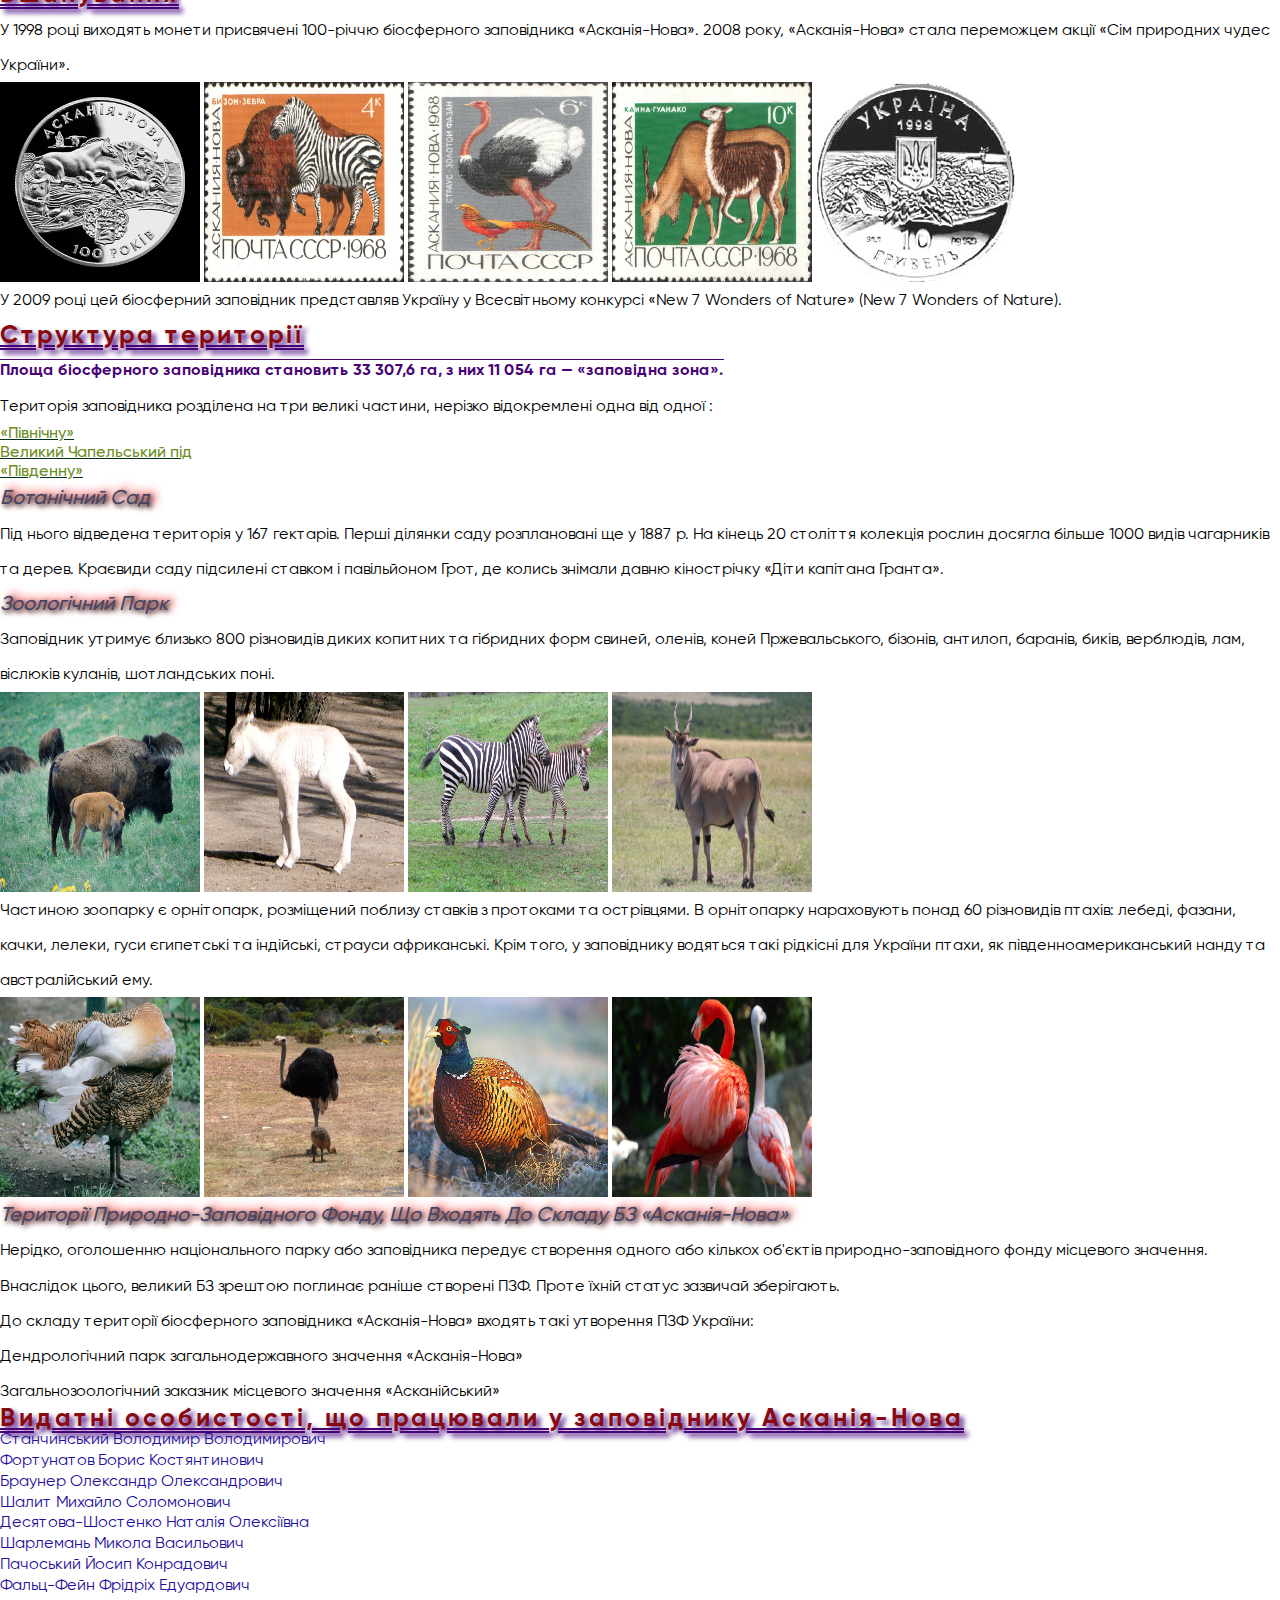
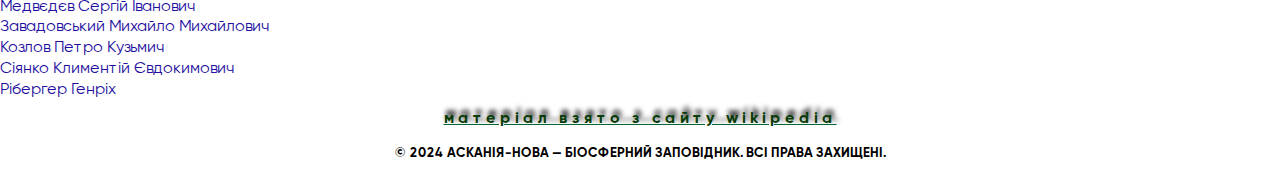
<file: lesson_04/index.html>
<!DOCTYPE html>
<html lang="uk">
  <head>
    <meta charset="UTF-8" />
    <meta http-equiv="X-UA-Compatible" content="IE=edge" />
    <meta name="viewport" content="width=device-width, initial-scale=1.0" />
    <title>Lesson 04</title>
    <link rel="stylesheet" href="css/style.css" />
  </head>
  <body>
    <header>
      <h1 class="header-title">My homework #4</h1>
      <ol class="nav-list">
        <li class="nav-item">
          <a href="#geography" class="nav-link">Географія</a>
        </li>
        <li class="nav-item">
          <a href="#tribute" class="nav-link">Вшанування</a>
        </li>
        <li class="nav-item">
          <a href="#structure" class="nav-link">Структура території</a>
        </li>
        <li class="nav-item">
          <a href="#famous-people" class="nav-link"
            >Видатні особистості, що працювали у заповіднику Асканія-Нова</a
          >
        </li>
      </ol>
    </header>

    <main class="main-content">
      <div class="content-container">
        <div class="figma-first-model">
          <h2 class="figma-first-model-title">
            I am Professional User Experience Designer
          </h2>
          <p>
            I design and develop services for customers specializing creating
            stylish, modern websites, web services and online stores. My passion
            is to design digital user experiences.
          </p>
          <p>
            I design and develop services for customers specializing creating
            stylish, modern websites, web services.
          </p>
        </div>

        <div class="figma-second-model">
          <h2 class="figma-second-model-title">About us</h2>
          <p>
            Lorem ipsum dolor sit amet, consectetur adipiscing elit etiam nec
            suscipit dui sed cursus nibh id risus ultrices convallis phasellus
            vel tristique diam ham placerat aliquet libero a aliquam nisl
            accumsan eget etiam ultrices.
          </p>
          <p>
            At sed pretium ac condimentum in non arcu venenatis ac nulla nullam
            cursus morbi eget magna donec lacus fames sed fames fames erat
            tincidunt tellus sed vitae venenatis pulvinar orci nunc eget mauris
            venenatis dis nonid nibh.
          </p>
        </div>

        <div class="figma-third-model">
          <h2 class="figma-third-model-title">
            Introduce Your Product <br />
            Quickly & Effectively
          </h2>
          <p>
            Lorem ipsum dolor sit amet, consectetuer adipiscing elit. Aenean
            commodo ligula eget dolor. Aenean massa. Cum sociis natoque
            penatibus et magnis dis parturient montes, nascetur ridiculus mus.
            Donec quam felis, ultricies nec, pellentesque eu, pretium quis, sem.
            Nulla consequat massa quis enim.
          </p>
        </div>
      </div>

      <div id="geography" class="geography">
        <h2 class="section-title">Географія</h2>
        <p>
          Заповідник міститься на Причорноморській низовині, яка являє собою
          пласку, дещо нахилену на південь рівнину, що прилягає до Чорного й
          Азовського морів. Розташована між дельтою Дунаю на заході й річкою
          Кальміус на сході. Висоти від −5 (поблизу Куяльницького лиману) до 179
          м, у середньому 90…150 м.
        </p>
        <p>
          За тектонічною будовою низовина є частиною Причорноморської западини,
          заповненої майже горизонтальними потужними шарами осадових порід,
          переважно морських відкладів палеогену та неогену (глини, піски,
          піщано-глинисті і піщано-вапнякові породи, вапняки), на яких лежать
          континентальні відклади антропогенового віку — червоно-бурі глини,
          ліси, лісоподібні суглинки. Третинні породи відслонюються лише в
          долинах річок і подекуди — на березі моря.
        </p>

        <h3 class="subsection-title">Великий Чапельський під</h3>
        <div class="image-container">
          <img
            class="geography-img"
            src="img/fritillaria-meleagris.jpeg"
            alt="Крупним планом зображено малинові з світло рожевим вкрапленням громофони квітки рослини Рябчик шаховий, або великий"
          />
        </div>
        <p>
          Великий Чапельський під — це територія з нижчим рівнем ґрунту десь на
          9 метрів порівняно з іншими ділянками, звідси назва — під, низовина.
          Саме тут скупчуються талі води, що важливо для заповідника. Великий
          Чапельський під є водно-болотним угіддям заповідника міжнародного
          значення. Тут табуни диких копитних тварин, загалом до 1000 голів,
          більшу частину року перебувають на вільному випасі.
        </p>
        <p>
          Серед рідкісних рослин роду гігрофітів — зіркоплідник частуховий
          (Damasonium alisma). До Червоної книги України занесені наступні
          представники асканійської флори: карагана скіфська, ковила українська,
          ковила Лессінга, ковила волосиста, тюльпан Шренка, тюльпан скіфський.
          Ніде, крім Асканії, не зустрічається рябчик шаховий або великий.
        </p>
      </div>
      <div id="tribute" class="tribute">
        <h2 class="section-title">Вшанування</h2>
        <p>
          У 1998 році виходять монети присвячені 100-річчю біосферного
          заповідника «Асканія-Нова». 2008 року, «Асканія-Нова» стала переможцем
          акції «Сім природних чудес України».
        </p>
        <div class="image-gallery">
          <img
            class="tribute-image"
            src="img/askania-coin.jpg"
            alt="Ювілейна монета срібного кольору до 100-річчя заповідника. На якій зображені тварини, які проживають в заповіднику та історичні статуї, розташовані на території."
          />
          <img
            class="tribute-image"
            src="img/soviet-union-stamp.jpg"
            alt="Поштова марка 1968 року. На якій зображені бізон та зебра з піднятими лівими передніми ногами."
          />
          <img
            class="tribute-image"
            src="img/soviet-union-stamp-ostrich-goldenpheasant.jpg"
            alt="Поштова марка 1968 року. На якій зображені страус та золотий фазан."
          />
          <img
            class="tribute-image"
            src="img/soviet-union-stamp-eland-guanaco.jpg"
            alt="Поштова марка 1968 року. На якій зображені тварини канна та гуанако."
          />
          <img
            class="tribute-image"
            src="img/coin-askania_.jpg"
            alt="Срібна монета «Асканія-Нова» 1998 року випуску, номіналом в 10 гривень, з зображенням гербу України."
          />
        </div>
        <p>
          У 2009 році цей біосферний заповідник представляв Україну у
          Всесвітньому конкурсі «New 7 Wonders of Nature» (New 7 Wonders of
          Nature).
        </p>
      </div>

      <div id="structure" class="structure">
        <h2 class="section-title">Структура території</h2>
        <p>
          <span class="bold"
            >Площа біосферного заповідника становить 33 307,6 га, з них 11 054
            га — «заповідна зона».</span
          >
        </p>
        <p>
          Територія заповідника розділена на три великі частини, нерізко
          відокремлені одна від одної :
        </p>
        <ul class="structure-list">
          <li class="structure-item">«Північну»</li>
          <li class="structure-item">Великий Чапельський під</li>
          <li class="structure-item">«Південну»</li>
        </ul>
        <h3 class="subsection-title">Ботанічний сад</h3>
        <p>
          Під нього відведена територія у 167 гектарів. Перші ділянки саду
          розплановані ще у 1887 р. На кінець 20 століття колекція рослин
          досягла більше 1000 видів чагарників та дерев. Краєвиди саду підсилені
          ставком і павільйоном Грот, де колись знімали давню кінострічку «Діти
          капітана Гранта».
        </p>
        <h3 class="subsection-title">Зоологічний парк</h3>
        <p>
          Заповідник утримує близько 800 різновидів диких копитних та гібридних
          форм свиней, оленів, коней Пржевальського, бізонів, антилоп, баранів,
          биків, верблюдів, лам, віслюків куланів, шотландських поні.
        </p>
        <div class="image-gallery">
          <img
            class="structure-img"
            src="img/bison-and-calf.jpg"
            alt="На передньому плані зображені американський бізон і її немовля світло коричневого кольору з малою головою і великим тілом, позаду - відпочиває та випасається стадо."
          />
          <img
            class="structure-img"
            src="img/przewalskis-horse-foal.jpg"
            alt="Маленьке лоша коне Пржевальського через 2 доби після народження. Світло бежевого кольору, ще кволе немовля з кривими ніжками."
          />
          <img
            class="structure-img"
            src="img/zebra-opole.jpg"
            alt="Доросла особина зебри та її вже підросше дитя прогулюються степом по зеленій траві."
          />
          <img
            class="structure-img"
            src="img/common-eland-mara.jpg"
            alt="Антилопа канна в пів оборота, повернула голову на фотографа, який її потривожив."
          />
        </div>
        <p>
          Частиною зоопарку є орнітопарк, розміщений поблизу ставків з протоками
          та острівцями. В орнітопарку нараховують понад 60 різновидів птахів:
          лебеді, фазани, качки, лелеки, гуси єгипетські та індійські, страуси
          африканські. Крім того, у заповіднику водяться такі рідкісні для
          України птахи, як південноамериканський нанду та австралійський ему.
        </p>
        <div>
          <img
            class="structure-img"
            src="img/otis-tarda.jpg"
            alt="Птах дрохва вичіщає своє пір'я. Голова птаха світло сірого кольору, який потім переходить до світло коричневого, тіло - чередування чорних та коричневих пір'їн."
          />
          <img
            class="structure-img"
            src="img/ostrich-and-chick.jpg"
            alt="Страус дорослий з малюком, який дзьобає траву."
          />
          <img
            class="structure-img"
            src="img/phasianus-colchicus.jpg"
            alt="Фазан, що причаївся в підсохшій осінній траві."
          />
          <img
            class="structure-img"
            src="img/lightmatter-flamingo.jpg"
            alt="Два карибські фламінго. Один яскраво рожевого, майже червоного кольору з розпущеним пір'ям, інший - світло рожевого кольору."
          />
        </div>
        <h3 class="subsection-title">
          Території природно-заповідного фонду, що входять до складу БЗ
          «Асканія-Нова»
        </h3>
        <p>
          Нерідко, оголошенню національного парку або заповідника передує
          створення одного або кількох об'єктів природно-заповідного фонду
          місцевого значення. Внаслідок цього, великий БЗ зрештою поглинає
          раніше створені ПЗФ. Проте їхній статус зазвичай зберігають.
        </p>
        <p>
          До складу території біосферного заповідника «Асканія-Нова» входять
          такі утворення ПЗФ України:
        </p>
        <ul class="structure-list">
          <li>
            Дендрологічний парк загальнодержавного значення «Асканія-Нова»
          </li>
          <li>
            Загальнозоологічний заказник місцевого значення «Асканійський»
          </li>
        </ul>
      </div>
      <div id="famous-people" class="famous-people">
        <h2 class="section-title">
          Видатні особистості, що працювали у заповіднику Асканія-Нова
        </h2>
        <ul class="famous-list">
          <li class="famous-item">Станчинський Володимир Володимирович</li>
          <li class="famous-item">Фортунатов Борис Костянтинович</li>
          <li class="famous-item">Браунер Олександр Олександрович</li>
          <li class="famous-item">Шалит Михайло Соломонович</li>
          <li class="famous-item">Десятова-Шостенко Наталія Олексіївна</li>
          <li class="famous-item">Шарлемань Микола Васильович</li>
          <li class="famous-item">Пачоський Йосип Конрадович</li>
          <li class="famous-item">Фальц-Фейн Фрідріх Едуардович</li>
          <li class="famous-item">Медвєдєв Сергій Іванович</li>
          <li class="famous-item">Завадовський Михайло Михайлович</li>
          <li class="famous-item">Козлов Петро Кузьмич</li>
          <li class="famous-item">Сіянко Климентій Євдокимович</li>
          <li class="famous-item">Рібергер Генріх</li>
        </ul>
      </div>
    </main>

    <footer class="footer">
      <div class="footer-content">
        <a
          class="footer-link"
          target="_blank"
          href="https://uk.wikipedia.org/wiki/%D0%90%D1%81%D0%BA%D0%B0%D0%BD%D1%96%D1%8F-%D0%9D%D0%BE%D0%B2%D0%B0_(%D0%B7%D0%B0%D0%BF%D0%BE%D0%B2%D1%96%D0%B4%D0%BD%D0%B8%D0%BA)"
        >
          Матеріал взято з сайту Wikipedia
        </a>
        <p>© 2024 Асканія-Нова — Біосферний Заповідник. Всі права захищені.</p>
      </div>
    </footer>
  </body>
</html>
</file>
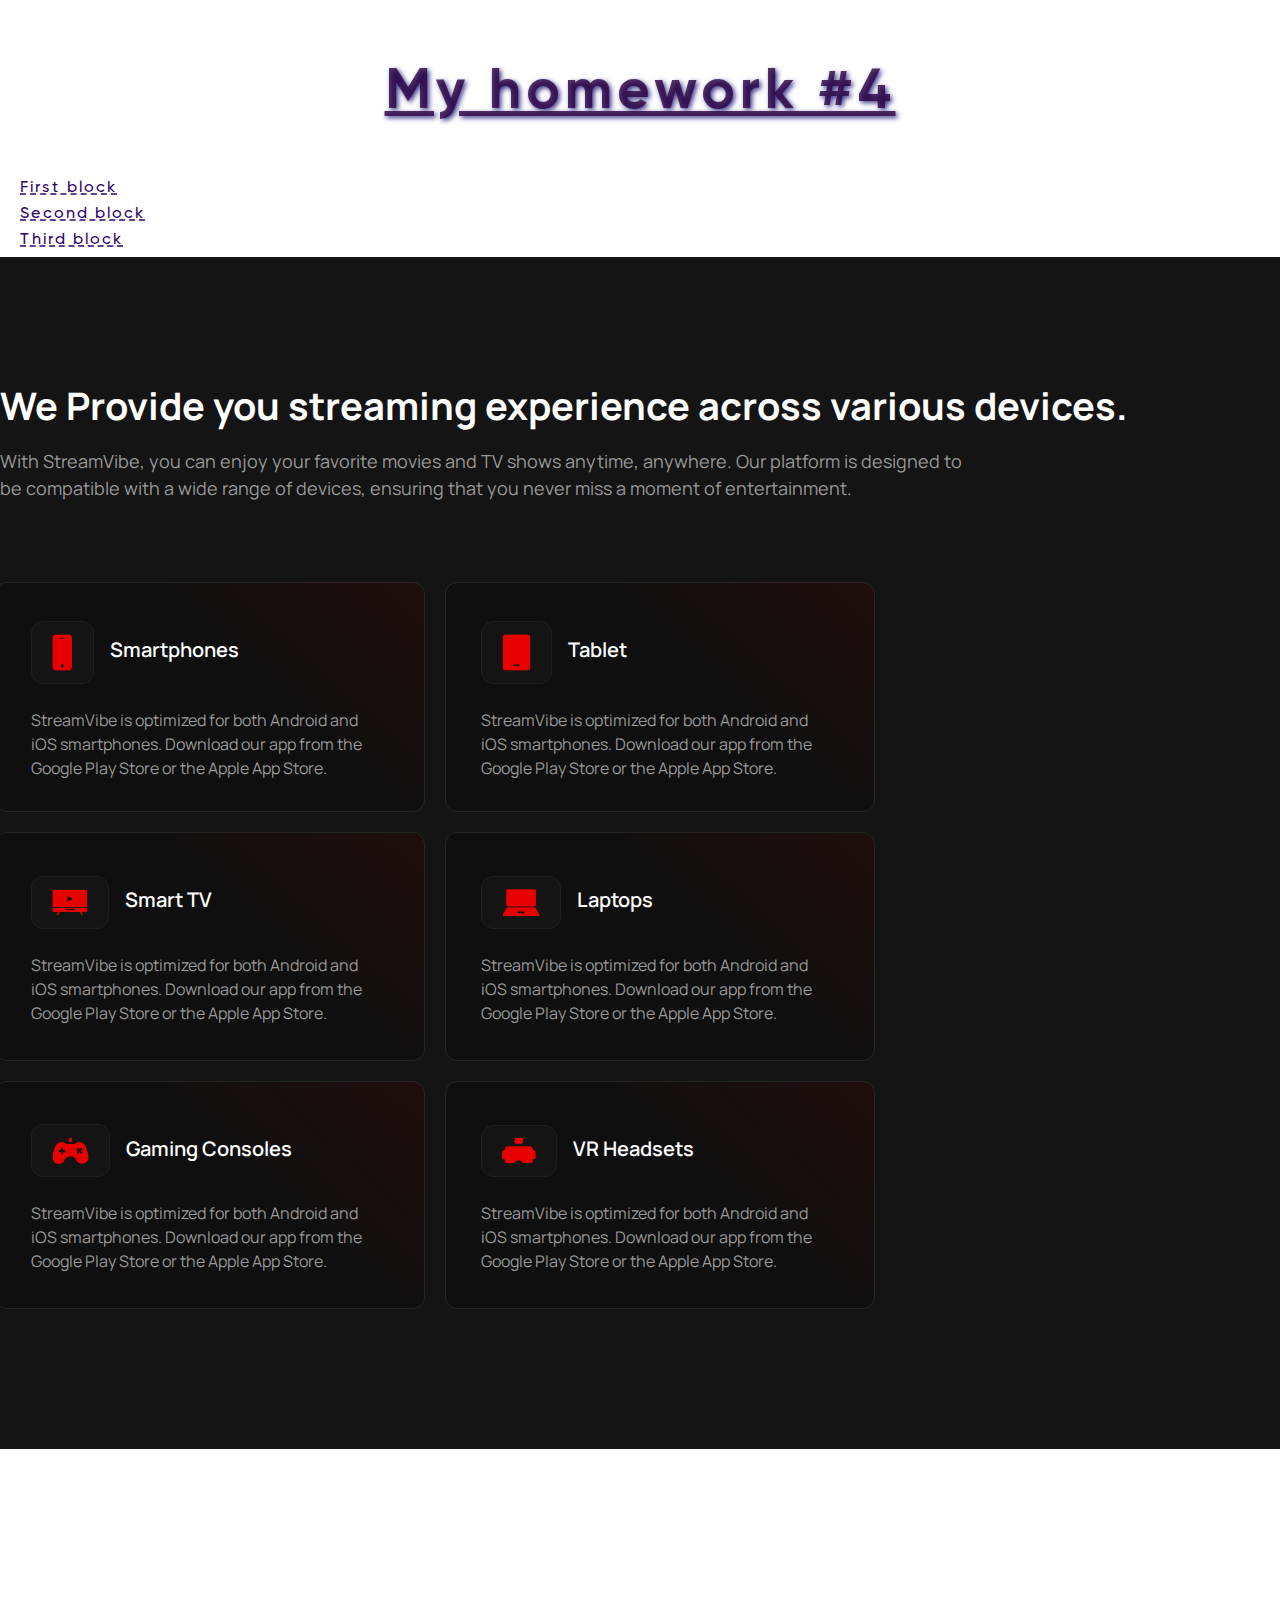
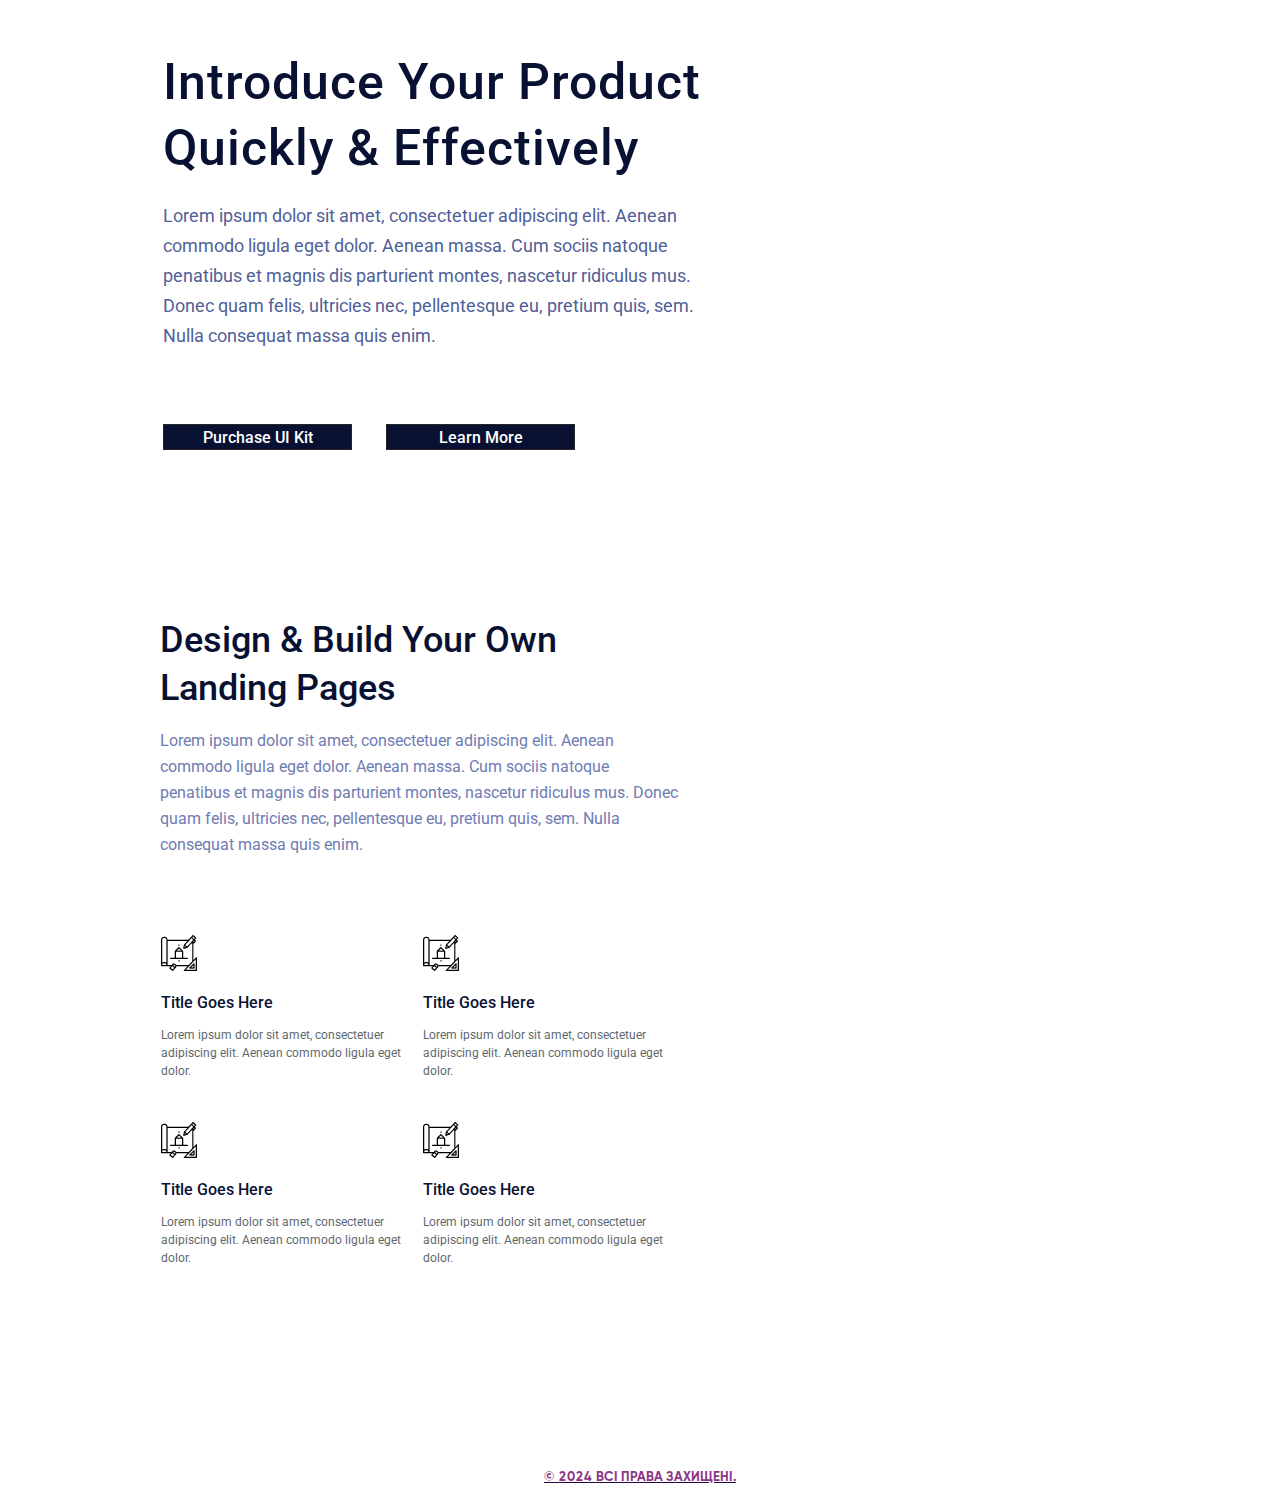
<file: lesson_05/index.html>
<!DOCTYPE html>
<html lang="uk">
  <head>
    <meta charset="UTF-8" />
    <meta http-equiv="X-UA-Compatible" content="IE=edge" />
    <meta name="viewport" content="width=device-width, initial-scale=1.0" />
    <title>Lesson 05</title>
    <link rel="stylesheet" href="css/style.css" />
  </head>
  <body>
    <header>
      <h1 class="header-title">My homework #4</h1>
      <ol class="nav-list">
        <li class="nav-item">
          <a href="#first-block" class="nav-link">First block</a>
        </li>
        <li class="nav-item">
          <a href="#second-block" class="nav-link">Second block</a>
        </li>
        <li class="nav-item">
          <a href="#third-block" class="nav-link">Third block</a>
        </li>
      </ol>
    </header>

    <main class="main-content">
      <div id="first-block" class="content-container">
        <div class="first-content-container">
          <div class="figma-first-container">
            <div class="figma-first-model">
              <h2 class="figma-first-model-title">
                We Provide you streaming experience across various devices.
              </h2>
              <p>
                With StreamVibe, you can enjoy your favorite movies and TV shows
                anytime, anywhere. Our platform is designed to be compatible
                with a wide range of devices, ensuring that you never miss a
                moment of entertainment.
              </p>
            </div>
            <div class="figma-first-content">
              <div class="cards-items">
                <div class="cards-item">
                  <div class="cards-container">
                    <div class="cards-header">
                      <img
                        class="cards-img"
                        src="img/smartphones.svg"
                        alt="Red smartphone frame"
                      />
                      <h3 class="cards-title">Smartphones</h3>
                    </div>
                    <p>
                      StreamVibe is optimized for both Android and iOS
                      smartphones. Download our app from the Google Play Store
                      or the Apple App Store.
                    </p>
                  </div>
                </div>
                <div class="cards-item">
                  <div class="cards-container">
                    <div class="cards-header">
                      <img
                        class="cards-img"
                        src="img/tablet.svg"
                        alt="Red tablet frame"
                      />
                      <h3 class="cards-title">Tablet</h3>
                    </div>
                    <p>
                      StreamVibe is optimized for both Android and iOS
                      smartphones. Download our app from the Google Play Store
                      or the Apple App Store.
                    </p>
                  </div>
                </div>
                <div class="cards-item">
                  <div class="cards-container">
                    <div class="cards-header">
                      <img
                        class="cards-img"
                        src="img/smart-tv.svg"
                        alt="Red smart tv frame"
                      />
                      <h3 class="cards-title">Smart TV</h3>
                    </div>
                    <p>
                      StreamVibe is optimized for both Android and iOS
                      smartphones. Download our app from the Google Play Store
                      or the Apple App Store.
                    </p>
                  </div>
                </div>
                <div class="cards-item">
                  <div class="cards-container">
                    <div class="cards-header">
                      <img
                        class="cards-img"
                        src="img/laptops.svg"
                        alt="Red laptop frame"
                      />
                      <h3 class="cards-title">Laptops</h3>
                    </div>
                    <p>
                      StreamVibe is optimized for both Android and iOS
                      smartphones. Download our app from the Google Play Store
                      or the Apple App Store.
                    </p>
                  </div>
                </div>
                <div class="cards-item">
                  <div class="cards-container">
                    <div class="cards-header">
                      <img
                        class="cards-img"
                        src="img/gaming-consoles.svg"
                        alt="Red gaming console frame"
                      />
                      <h3 class="cards-title">Gaming Consoles</h3>
                    </div>
                    <p>
                      StreamVibe is optimized for both Android and iOS
                      smartphones. Download our app from the Google Play Store
                      or the Apple App Store.
                    </p>
                  </div>
                </div>
                <div class="cards-item">
                  <div class="cards-container">
                    <div class="cards-header">
                      <img
                        class="cards-img"
                        src="img/vr-headsets.svg"
                        alt="Red vr headset frame"
                      />
                      <h3 class="cards-title">VR Headsets</h3>
                    </div>
                    <p>
                      StreamVibe is optimized for both Android and iOS
                      smartphones. Download our app from the Google Play Store
                      or the Apple App Store.
                    </p>
                  </div>
                </div>
              </div>
            </div>
          </div>
        </div>
      </div>

      <div id="second-block" class="figma-second-model">
        <h2 class="figma-second-model-title">
          Introduce Your Product Quickly & Effectively
        </h2>
        <p>
          Lorem ipsum dolor sit amet, consectetuer adipiscing elit. Aenean
          commodo ligula eget dolor. Aenean massa. Cum sociis natoque penatibus
          et magnis dis parturient montes, nascetur ridiculus mus. Donec quam
          felis, ultricies nec, pellentesque eu, pretium quis, sem. Nulla
          consequat massa quis enim.
        </p>
        <div class="btn-container">
          <button class="btn" type="button">Purchase UI Kit</button>
          <button class="btn" type="button">Learn More</button>
        </div>
      </div>

      <div id="third-block" class="figma-third-model">
        <div class="figma-third-model-title">
          <h2 class="third-model-title">
            Design & Build Your Own Landing Pages
          </h2>
          <p>
            Lorem ipsum dolor sit amet, consectetuer adipiscing elit. Aenean
            commodo ligula eget dolor. Aenean massa. Cum sociis natoque
            penatibus et magnis dis parturient montes, nascetur ridiculus mus.
            Donec quam felis, ultricies nec, pellentesque eu, pretium quis, sem.
            Nulla consequat massa quis enim.
          </p>
        </div>
        <div class="figma-third-model-content">
          <div class="third-content-items">
            <div class="third-content-item">
              <img class="third-img" src="img/icon.png" alt="Icon image" />
              <h3 class="third-title">Title Goes Here</h3>
              <p>
                Lorem ipsum dolor sit amet, consectetuer adipiscing elit. Aenean
                commodo ligula eget dolor.
              </p>
            </div>
            <div class="third-content-item">
              <img class="third-img" src="img/icon.png" alt="Icon image" />
              <h3 class="third-title">Title Goes Here</h3>
              <p>
                Lorem ipsum dolor sit amet, consectetuer adipiscing elit. Aenean
                commodo ligula eget dolor.
              </p>
            </div>
            <div class="third-content-item">
              <img class="third-img" src="img/icon.png" alt="Icon image" />
              <h3 class="third-title">Title Goes Here</h3>
              <p>
                Lorem ipsum dolor sit amet, consectetuer adipiscing elit. Aenean
                commodo ligula eget dolor.
              </p>
            </div>
            <div class="third-content-item">
              <img class="third-img" src="img/icon.png" alt="Icon image" />
              <h3 class="third-title">Title Goes Here</h3>
              <p>
                Lorem ipsum dolor sit amet, consectetuer adipiscing elit. Aenean
                commodo ligula eget dolor.
              </p>
            </div>
          </div>
        </div>
      </div>
    </main>

    <footer class="footer">
      <div class="footer-content">
        <p>© 2024 Всі права захищені.</p>
      </div>
    </footer>
  </body>
</html>
</file>
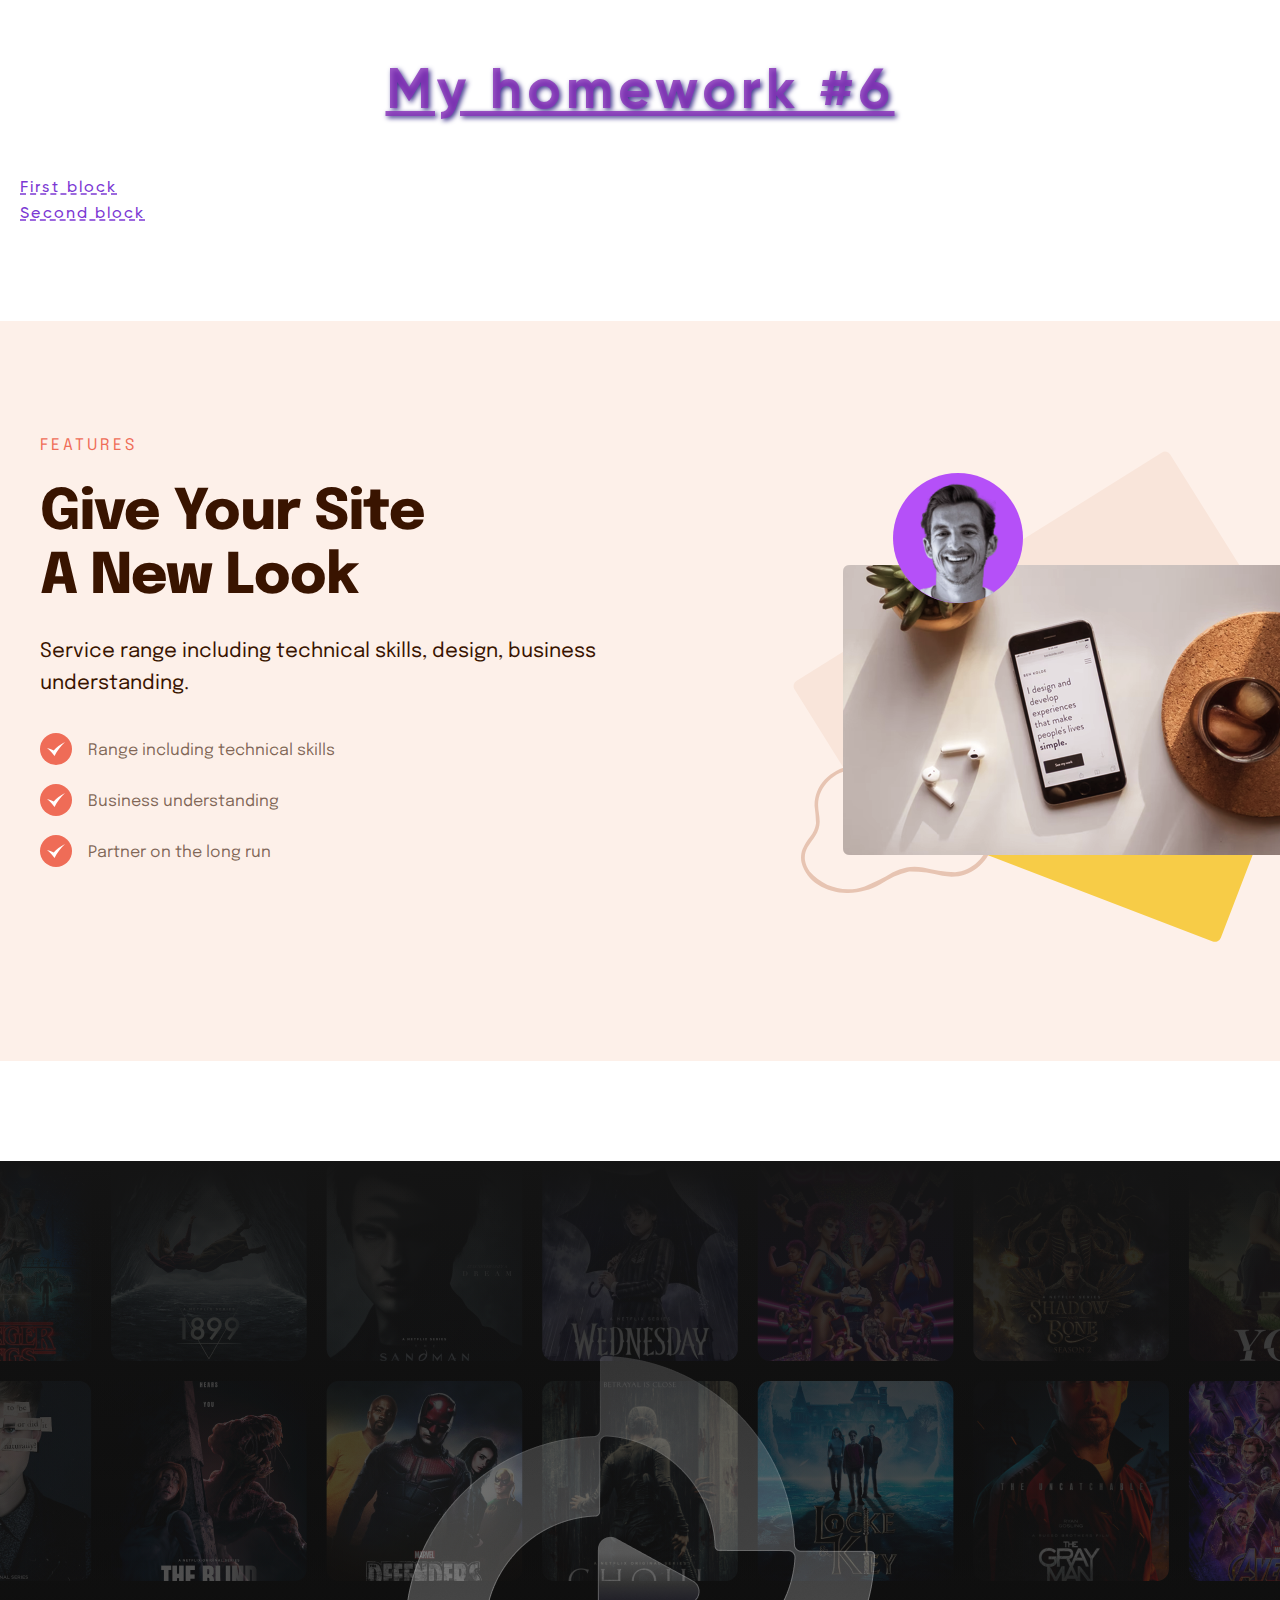
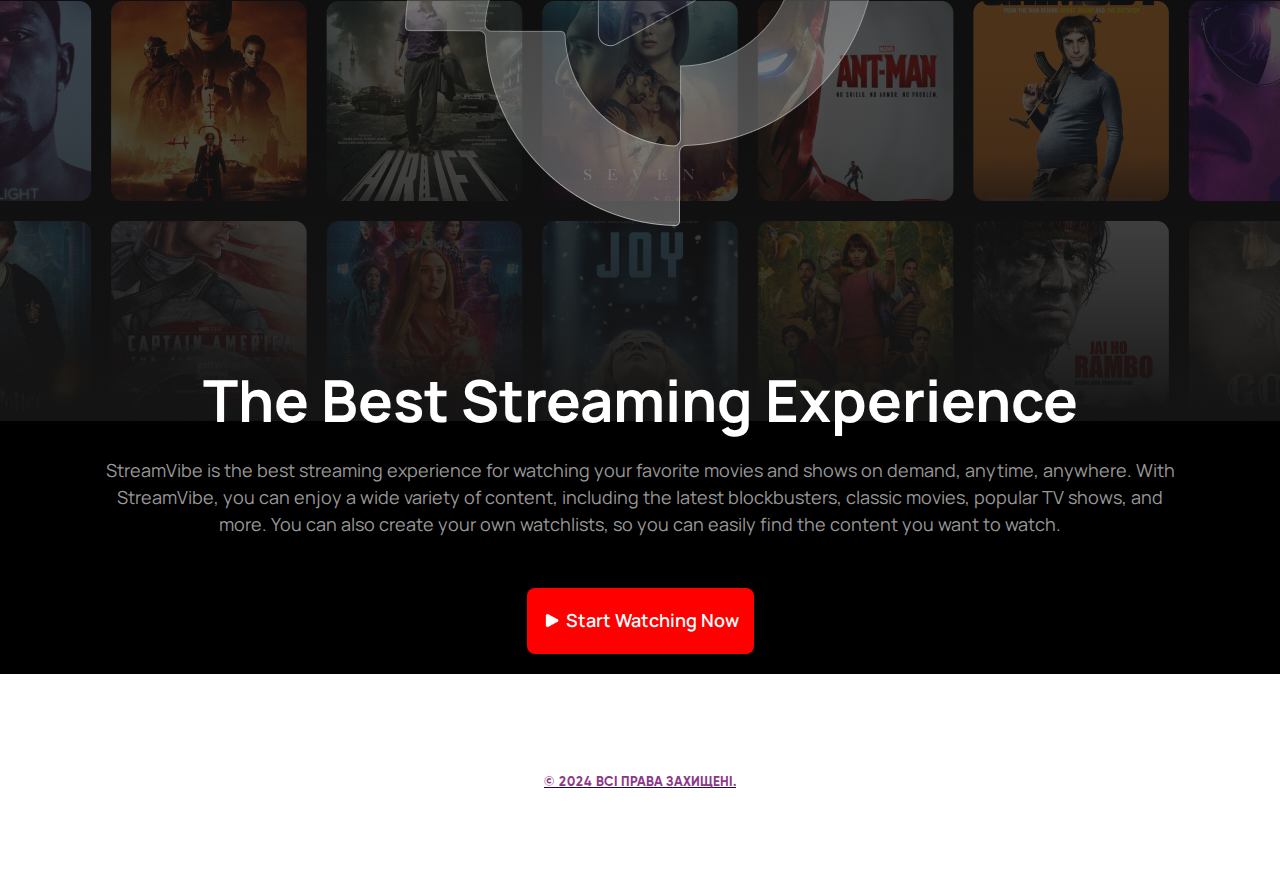
<file: lesson_06/index.html>
<!DOCTYPE html>
<html lang="uk">
  <head>
    <meta charset="UTF-8" />
    <meta http-equiv="X-UA-Compatible" content="IE=edge" />
    <meta name="viewport" content="width=device-width, initial-scale=1.0" />
    <title>Lesson 06</title>
    <link rel="stylesheet" href="css/style.css" />
  </head>
  <body>
    <div class="wrapper">
      <header>
        <div class="container">
          <h1 class="header-title">My homework #6</h1>
          <ol class="nav-list">
            <li class="nav-item">
              <a href="#first-block" class="nav-link">First block</a>
            </li>
            <li class="nav-item">
              <a href="#second-block" class="nav-link">Second block</a>
            </li>
          </ol>
        </div>
      </header>

      <main class="main__content">
        <div class="container first__block">
          <div id="first-block" class="first__container">
            <div class="first__content">              
              <div class="first__content-section">Features</div>
              <h2 class="first__content-title">Give Your Site A New Look</h2>
              <div class="first__content-text">
                <p>Service range including technical skills, design, business understanding.</p>
              </div>              
              <ul class="first__content-items">
                <li class="first__content-item">Range including technical skills</li>
                <li class="first__content-item">Business understanding</li>
                <li class="first__content-item">Partner on the long run</li>
              </ul>
            </div>
            <div class="first__content-background">
            </div>
          </div>
        </div>

        <div class="container second__block">
          <div id="second-block" class="second__container">
            <div class="second__header-background"></div>
            <div class="second__content">
              <div class="second__content-section">
                <h2 class="second__content-title">The Best Streaming Experience</h2>
                <p>StreamVibe is the best streaming experience for watching your favorite movies and shows on demand, anytime, anywhere. With StreamVibe, you can enjoy a wide variety of content, including the latest blockbusters, classic movies, popular TV shows, and more. You can also create your own watchlists, so you can easily find the content you want to watch.</p>
                <div class="second__content-btn">
                  <a class="second__btn" href="#" target="_blank"><span>Start Watching Now</span></a>
                </div>
              </div>
              
            </div>

          </div>
        </div>
      </main>

      <footer class="footer">
        <div class="container">
          <div class="footer-content">
            <p>© 2024 Всі права захищені.</p>
          </div>
        </div>        
      </footer>
    </div>
  </body>
</html>
</file>
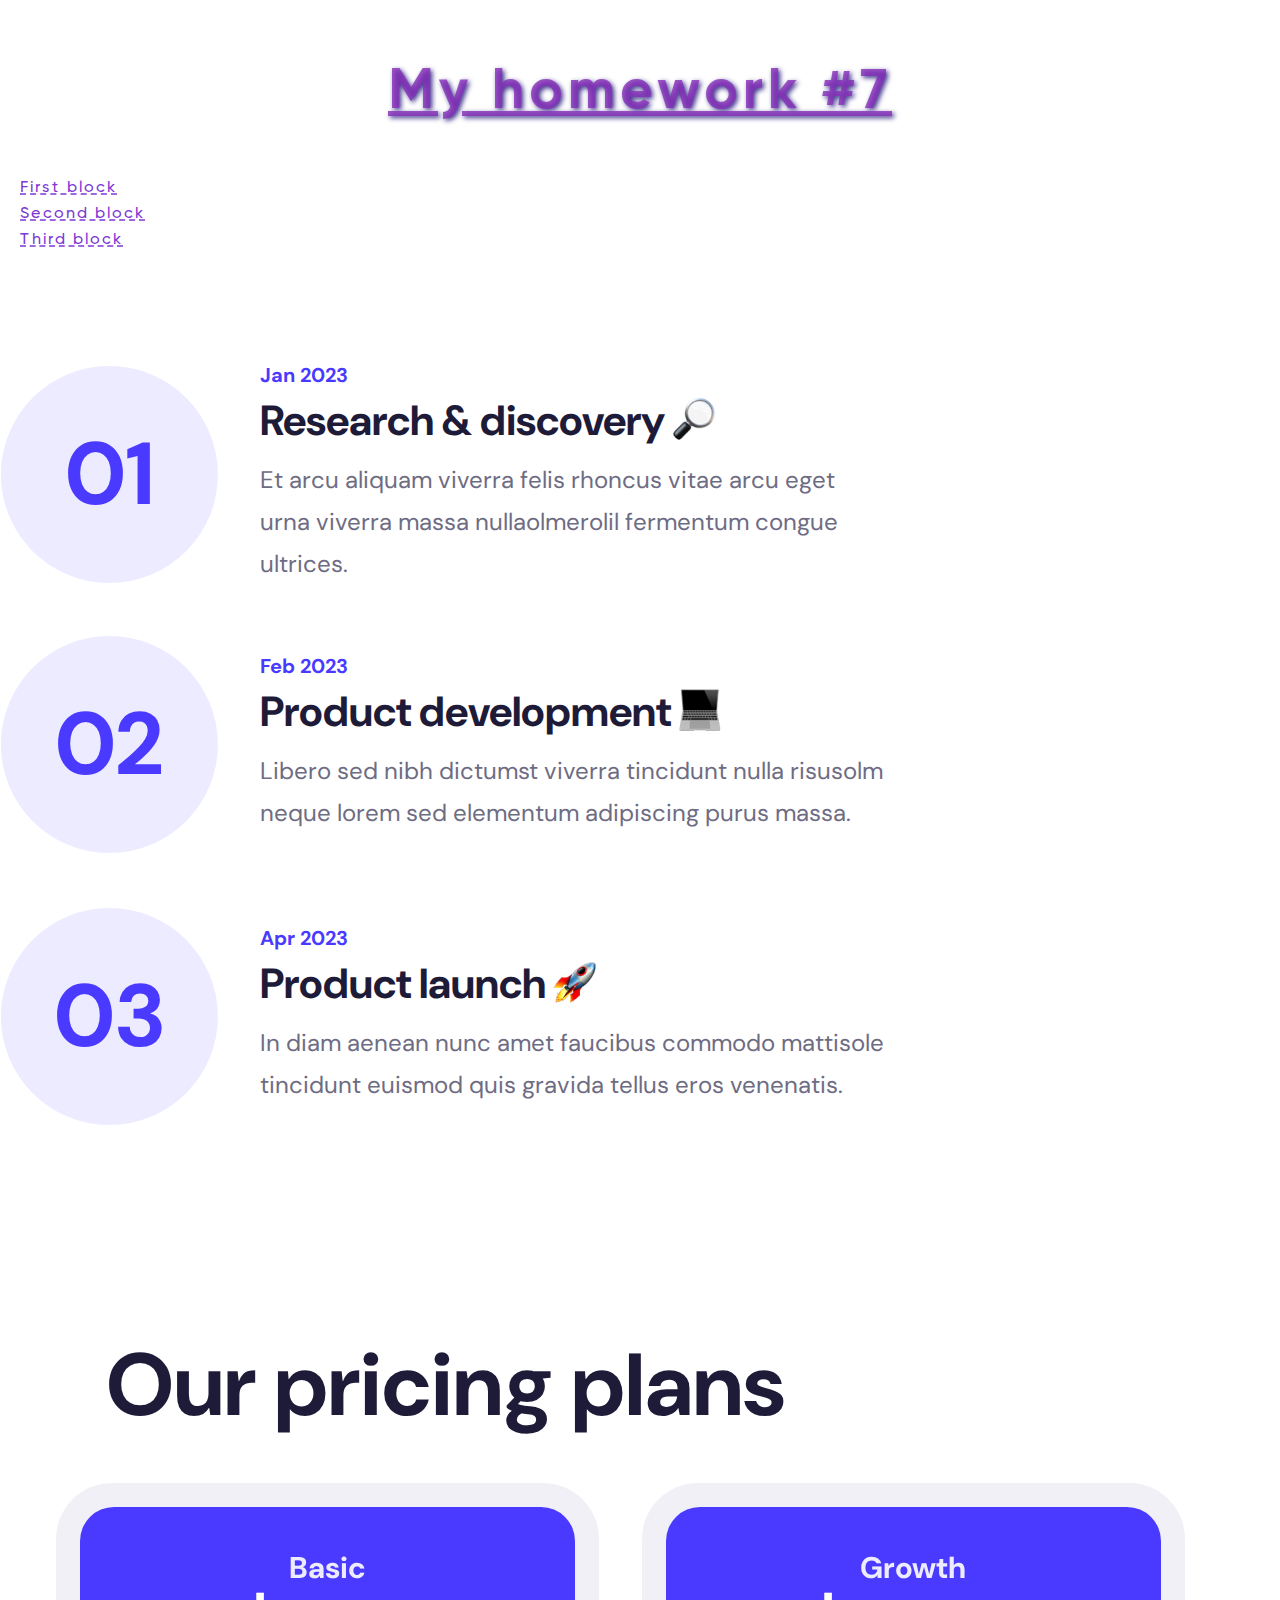
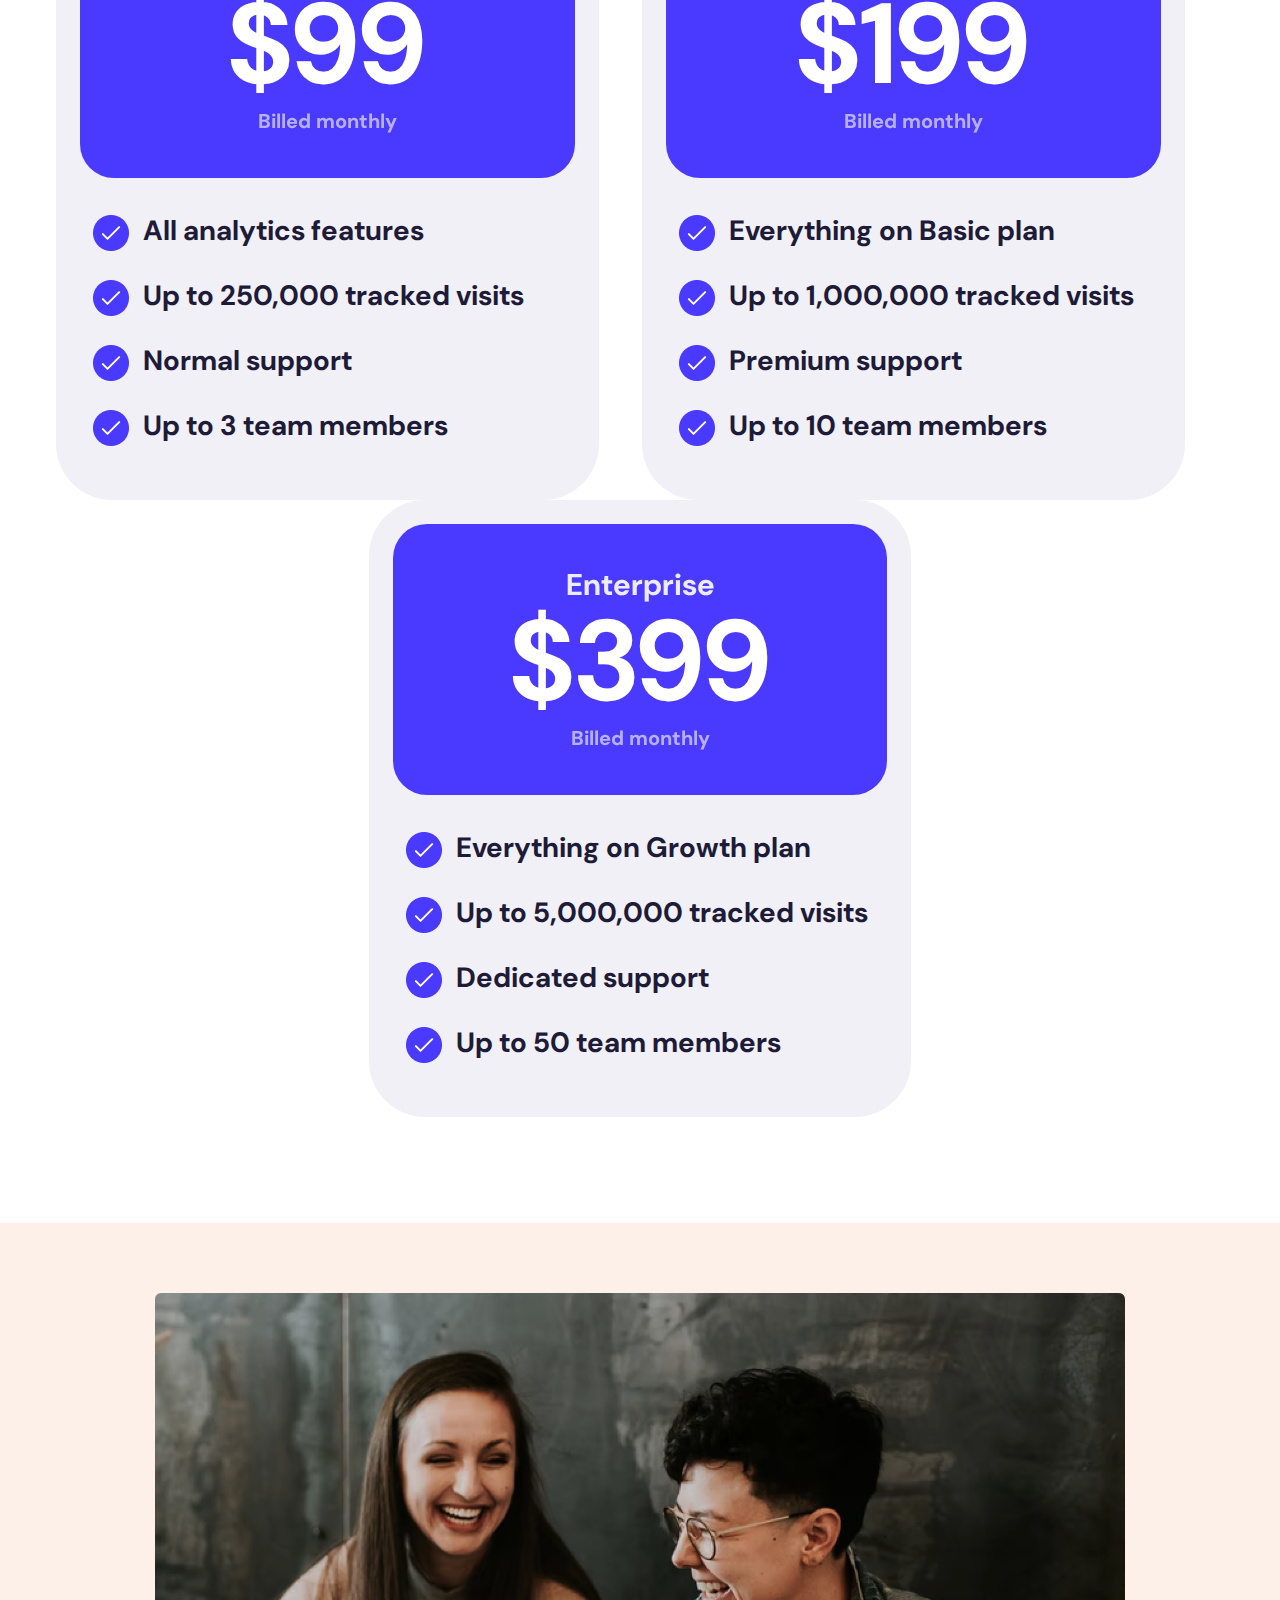
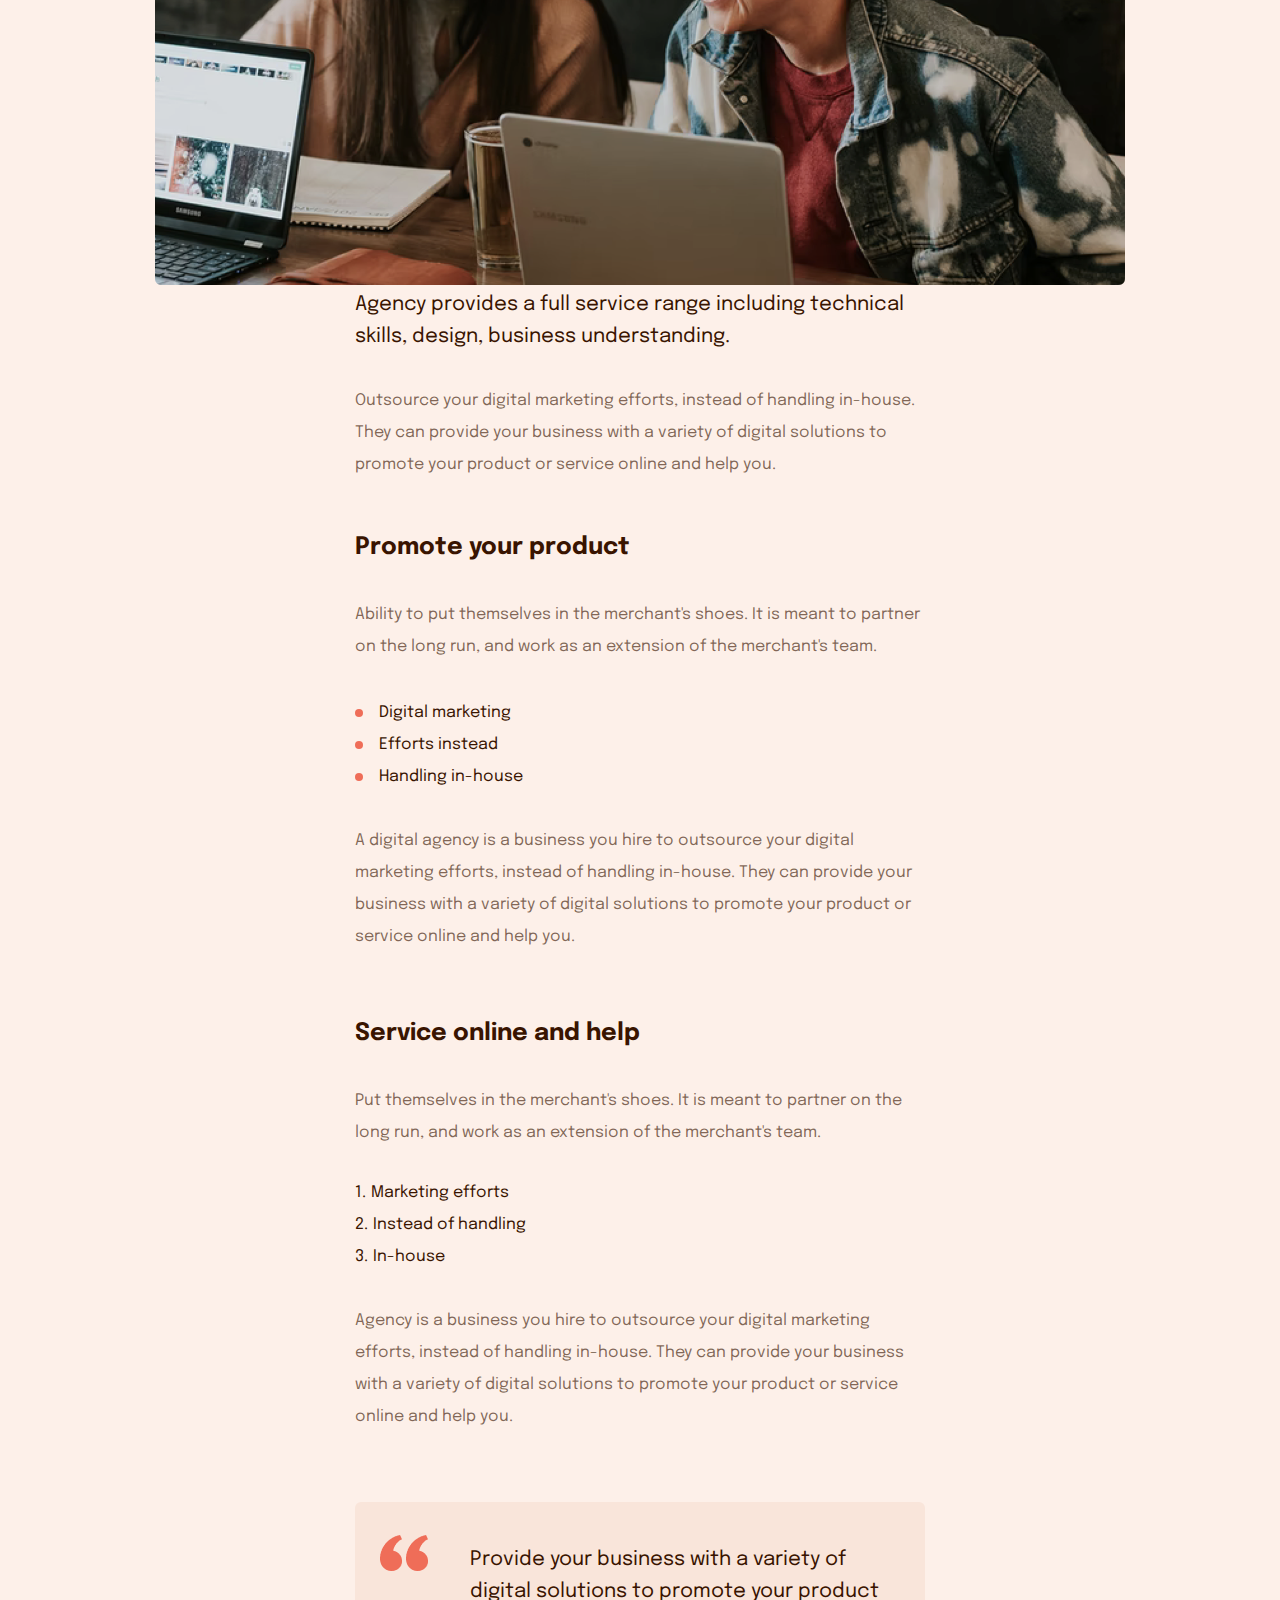
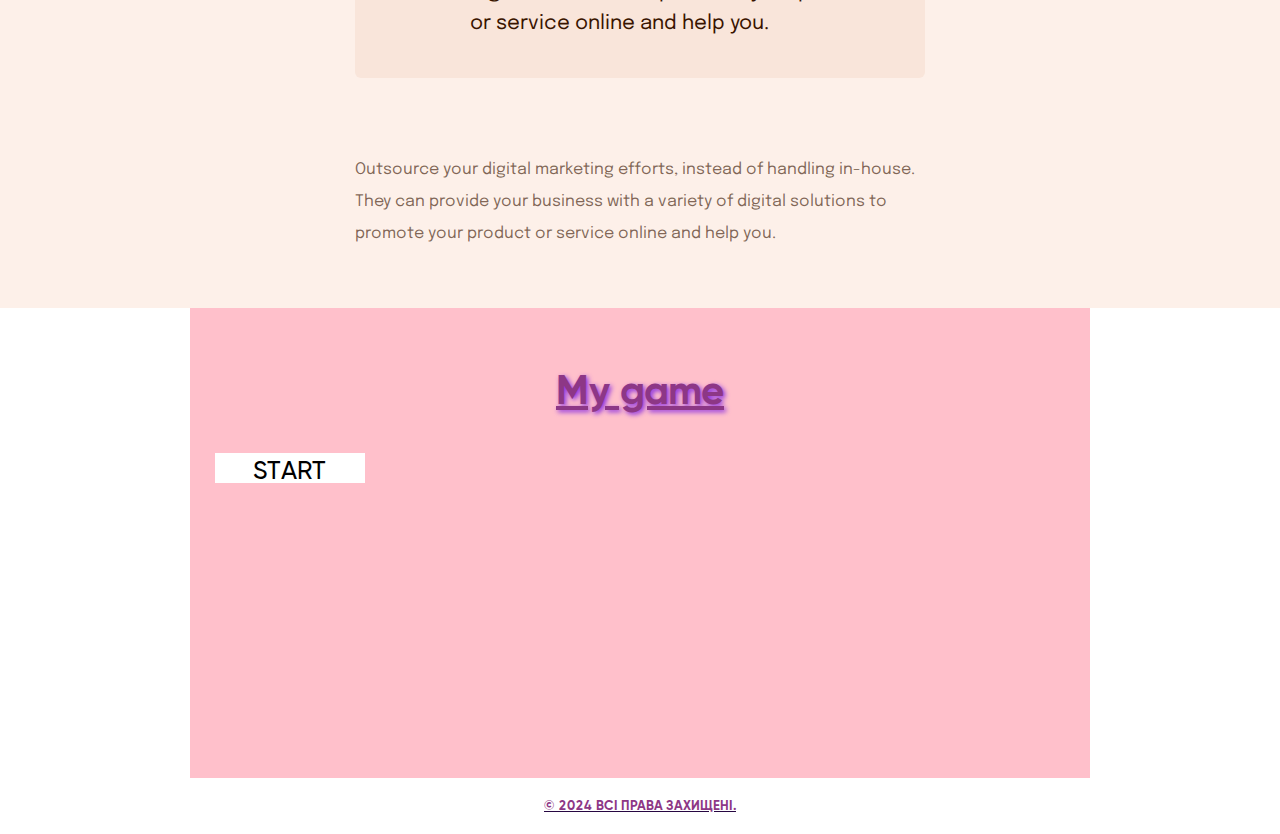
<file: lesson_07/index.html>
<!DOCTYPE html>
<html lang="uk">
  <head>
    <meta charset="UTF-8" />
    <meta http-equiv="X-UA-Compatible" content="IE=edge" />
    <meta name="viewport" content="width=device-width, initial-scale=1.0" />
    <title>Lesson 07</title>
    <link rel="stylesheet" href="css/style.css" />
  </head>
  <body>
    <div class="wrapper">
      <header>
        <div class="container">
          <h1 class="header-title">My homework #7</h1>
          <ul class="nav-list">
            <li class="nav-item">
              <a href="#first-block" class="nav-link">First block</a>
            </li>
            <li class="nav-item">
              <a href="#second-block" class="nav-link">Second block</a>
            </li>
            <li class="nav-item">                                                                                  
              <a href="#third-block" class="nav-link">Third block</a>
            </li>
          </ul>
        </div>
      </header>

      <main class="main__content">
        <div class="container first__block">
          <div id="first-block" class="first__container">
            <div class="first-content__items">
              <div class="first-content__item">
                <div class="first-content__numbers">
                  <p>01</p>
                </div>
                <div class="first__content  search">
                  <div class="first-content__data">Jan 2023</div>
                  <a href="#">Research & discovery</a>
                  <p>
                    Et arcu aliquam viverra felis rhoncus vitae arcu eget urna
                    viverra massa nullaolmerolil fermentum congue ultrices.
                  </p>
                </div>
              </div>
              <div class="first-content__item">
                <div class="first-content__numbers">
                  <p>02</p>
                </div>
                <div class="first__content laptop">
                  <div class="first-content__data">Feb 2023</div>
                  <a href="#">Product development</a>
                  <p>
                    Libero sed nibh dictumst viverra tincidunt nulla risusolm
                    neque lorem sed elementum adipiscing purus massa.
                  </p>
                </div>
              </div>
              <div class="first-content__item">
                <div class="first-content__numbers">
                  <p>03</p>
                </div>
                <div class="first__content rocket">
                  <div class="first-content__data">Apr 2023</div>
                  <a href="#">Product launch</a>
                  <p>
                    In diam aenean nunc amet faucibus commodo mattisole
                    tincidunt euismod quis gravida tellus eros venenatis.
                  </p>
                </div>
              </div>
            </div>
          </div>
        </div>

        <div class="container second__block">
          <div id="second-block" class="second__container">
            <div class="second__container-content">
              <h2 class="second__content-title">Our pricing plans</h2>
              <div class="second__content">
                <div class="second__content-section">
                  <div class="second__content-subtitle">
                    <h3 class="content__subtitle">Basic</h3>
                    <p>$99</p>
                    <div class="content__text">Billed monthly</div>
                  </div>
                  <ul class="second__content-list">
                    <li class="second__content-item">All analytics features</li>
                    <li class="second__content-item">Up to 250,000 tracked visits</li>
                    <li class="second__content-item">Normal support</li>
                    <li class="second__content-item">Up to 3 team members</li>
                  </ul>
                </div>
                <div class="second__content-section">
                  <div class="second__content-subtitle">
                    <h3 class="content__subtitle">Growth</h3>
                    <p>$199</p>
                    <div class="content__text">Billed monthly</div>
                  </div>
                  <ul class="second__content-list">
                    <li class="second__content-item">Everything on Basic plan</li>
                    <li class="second__content-item">Up to 1,000,000 tracked visits</li>
                    <li class="second__content-item">Premium support</li>
                    <li class="second__content-item">Up to 10 team members</li>
                  </ul>
                </div>
                <div class="second__content-section">
                  <div class="second__content-subtitle">
                    <h3 class="content__subtitle">Enterprise</h3>
                    <p>$399</p>
                    <div class="content__text">Billed monthly</div>
                  </div>
                  <ul class="second__content-list">
                    <li class="second__content-item">Everything on Growth plan</li>
                    <li class="second__content-item">Up to 5,000,000 tracked visits</li>
                    <li class="second__content-item">Dedicated support</li>
                    <li class="second__content-item">Up to 50 team members</li>
                  </ul>
                </div>
              </div>
            </div>
          </div>
        </div>

        <div class="container third__block">
          <div id="third-block" class="third__container">
            <div class="third-content__title">
              <img src="img/bitmap.png" alt="The girls are laughting. They are sitting in the office with theirs laptos.">
            </div>
            <div class="third__content-section">
              <p>Agency provides a full service range including technical skills, design, business understanding.</p>
              <p>Outsource your digital marketing efforts, instead of handling in-house. They can provide your business with a variety of digital solutions to promote your product or service online and help you.</p>
              <h3 class="third__content-title">Promote your product</h3>
              <p>Ability to put themselves in the merchant's shoes. It is meant to partner on the long run, and work as an extension of the merchant's team.</p>
              <ul class="third__content-list color-dots">
                <li class="third__content-item">Digital marketing</li>
                <li class="third__content-item">Efforts instead</li>
                <li class="third__content-item">Handling in-house</li>
              </ul>
              <p>A digital agency is a business you hire to outsource your digital marketing efforts, instead of handling in-house. They can provide your business with a variety of digital solutions to promote your product or service online and help you.</p>
              <h3 class="third__content-title">Service online and help</h3>
              <p>Put themselves in the merchant's shoes. It is meant to partner on the long run, and work as an extension of the merchant's team.</p>
              <ol class="third__list">
                <li class="third__content-item">Marketing efforts</li>
                <li class="third__content-item">Instead of handling</li>
                <li class="third__content-item">In-house</li>
              </ol>
              <p>Agency is a business you hire to outsource your digital marketing efforts, instead of handling in-house. They can provide your business with a variety of digital solutions to promote your product or service online and help you.</p>
              <div class="third__content-quotes">
                <p>Provide your business with a variety of digital solutions to promote your product or service online and help you.</p>
              </div>
              <p>Outsource your digital marketing efforts, instead of handling in-house. They can provide your business with a variety of digital solutions to promote your product or service online and help you.</p>
            </div>
          </div>
        </div>

        <div class="container fourth__block">
          <div id="fourth-block" class="fourth__container">
            <h2 class="fourth-content__title">My game</h2>
            <div class="fourth__content-section">
              <div class="section-item item1"><span>Start</span></div>
              <div class="section-item item2"></div>
              <div class="section-item item3"></div>
              <div class="section-item item4"></div>
              <div class="section-item item5"></div>
              <div class="section-item item6"></div>
              <div class="section-item item7"></div>
              <div class="section-item item8"></div>
              <div class="section-item item9"></div>
              <div class="section-item item10"></div>
              <div class="section-item item11"></div>
              <div class="section-item item12"></div>
              <div class="section-item item13"><span>Finish</span></div>
            </div>
          </div>
        </div>


      </main>

      <footer class="footer">
        <div class="container">
          <div class="footer-content">
            <p>© 2024 Всі права захищені.</p>
          </div>
        </div>
      </footer>
    </div>
  </body>
</html>
</file>
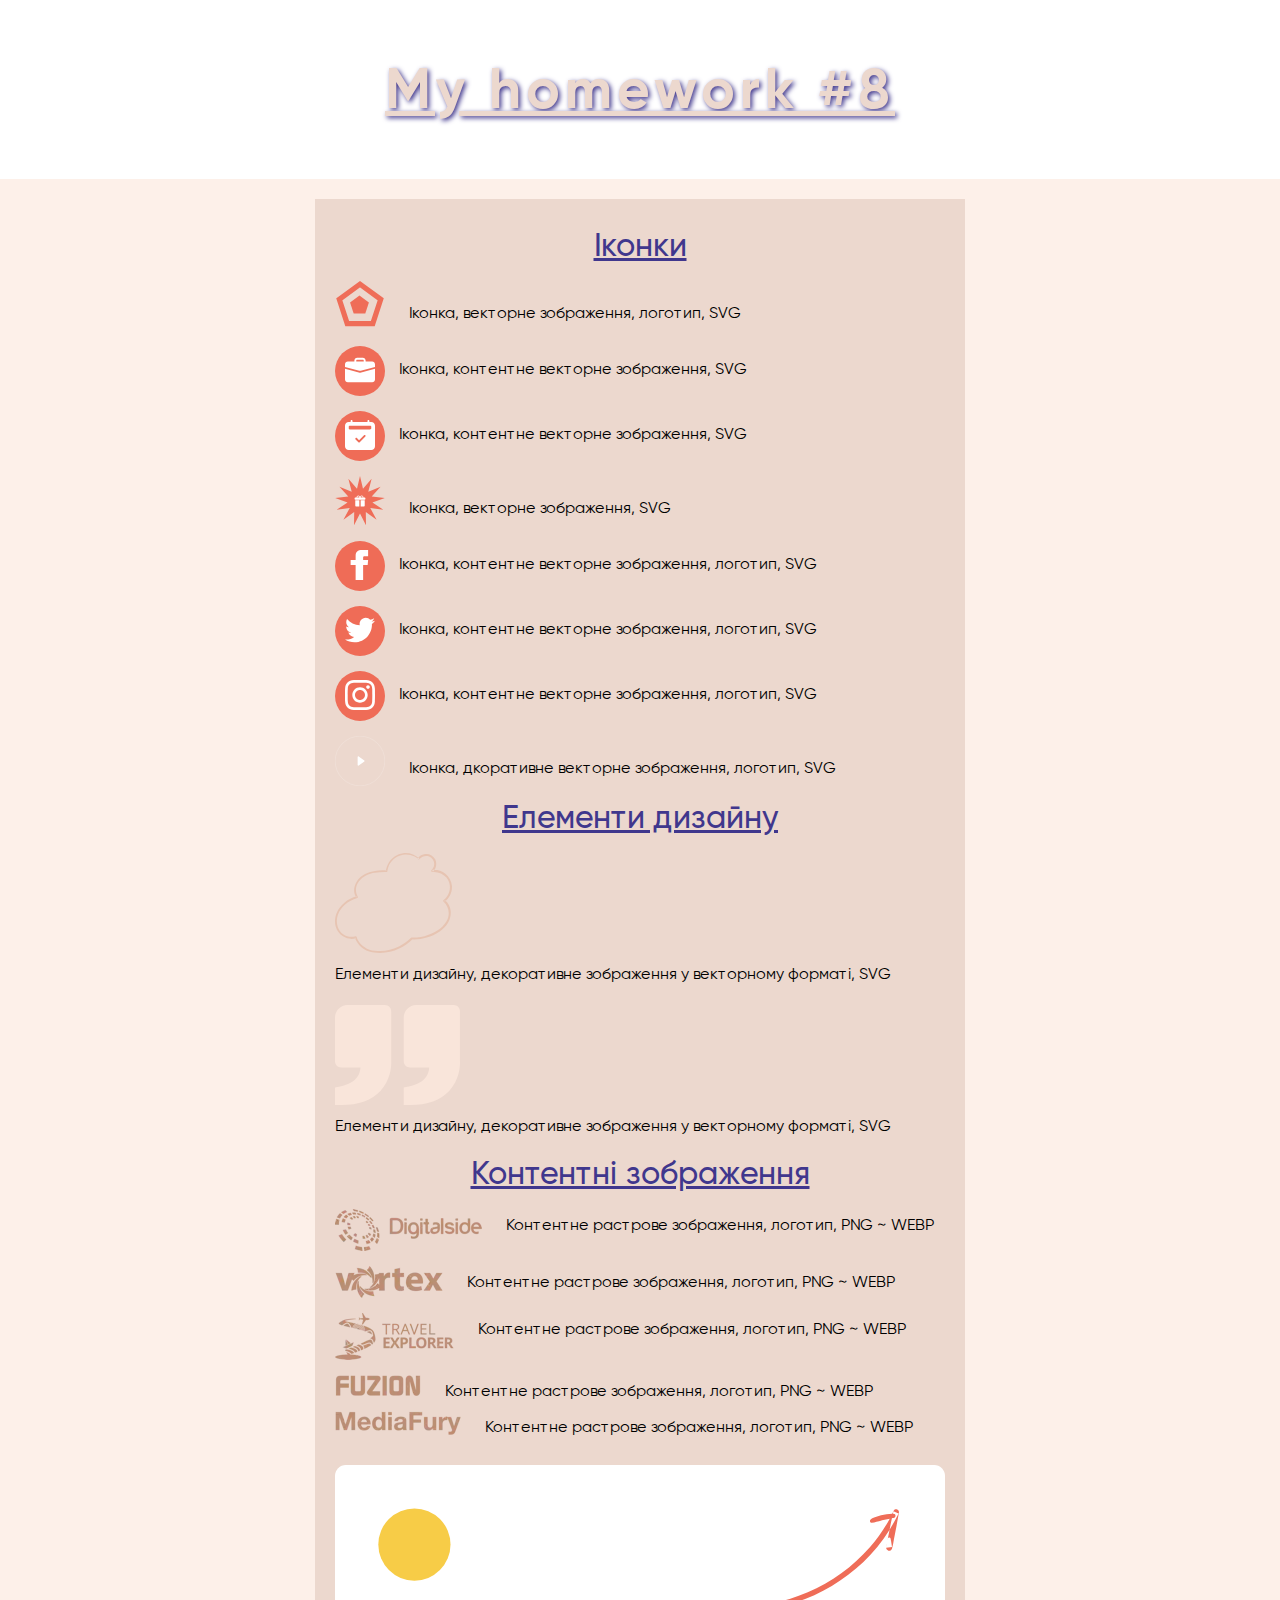
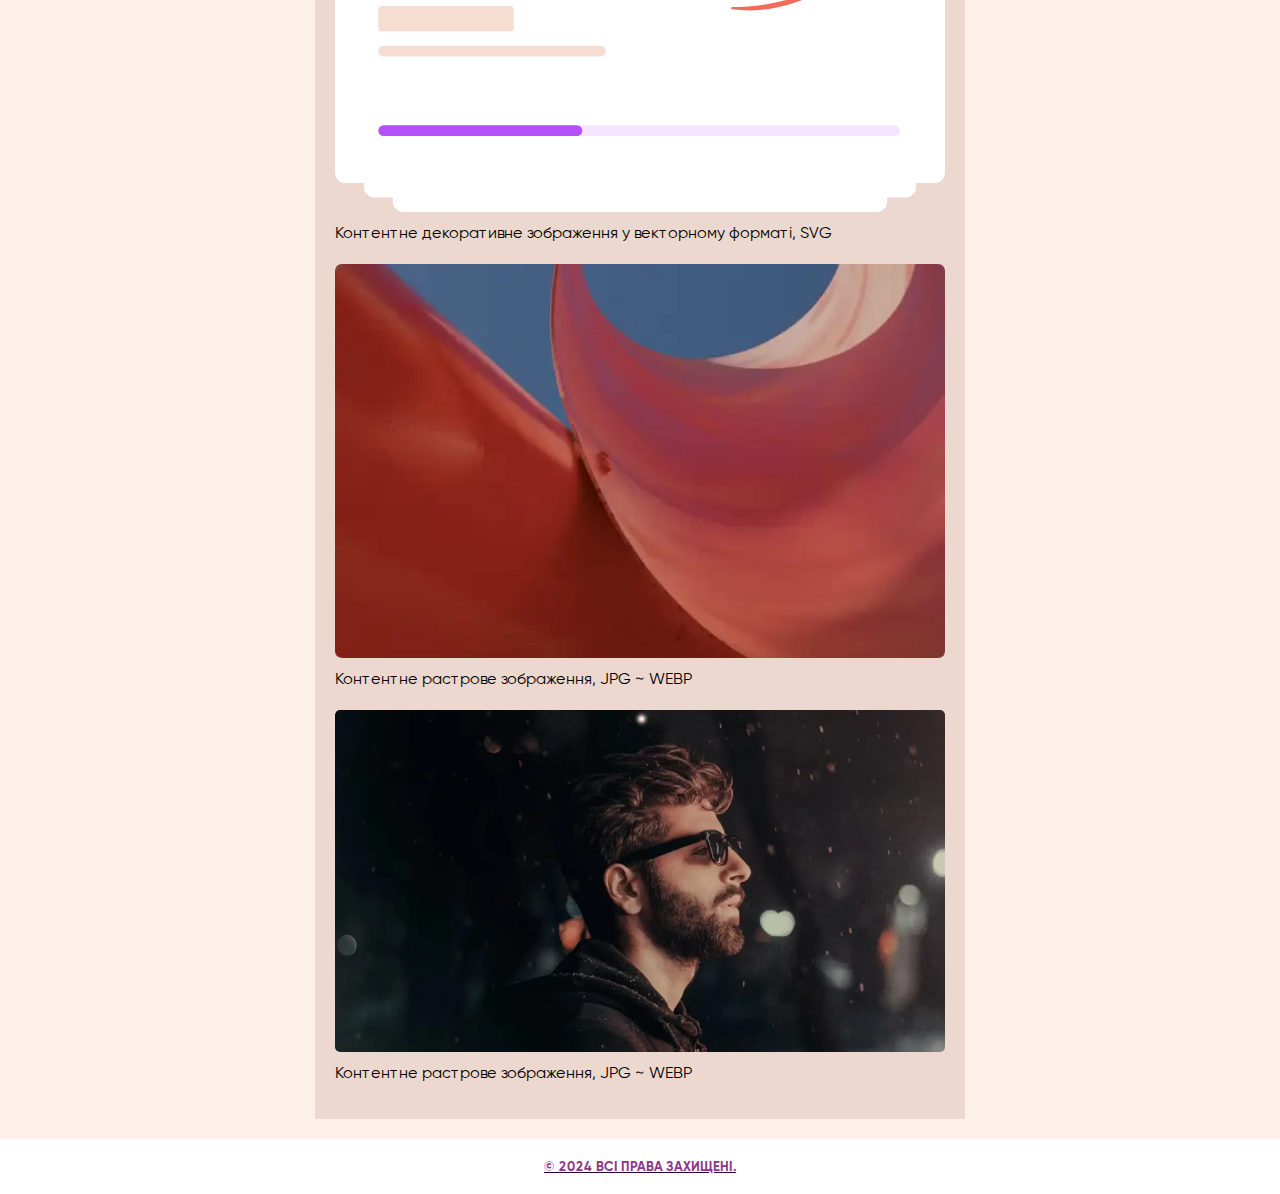
<file: lesson_08/index.html>
<!DOCTYPE html>
<html lang="uk">
  <head>
    <meta charset="UTF-8" />
    <meta http-equiv="X-UA-Compatible" content="IE=edge" />
    <meta name="viewport" content="width=device-width, initial-scale=1.0" />
    <title>Lesson 08</title>
    <link rel="stylesheet" href="css/style.css" />
  </head>
  <body>
    <div class="wrapper">
      <header>
        <div class="container">
          <h1 class="header-title">My homework #8</h1>
        </div>
      </header>

      <main class="main__content">
        <div class="container main__block">
          <div class="main__container">
            <div class="main__content-section">
              <div class="main__content-icons">
                <h2 class="main__subtitle">Іконки</h2>
                <div class="main__content-item icon">
                  <img
                    src="img/pentagon.svg"
                    alt="orange color personal icon"
                  />
                  <span>Іконка, векторне зображення, логотип, SVG</span>
                </div>
                <div class="main__content-item icon-back">
                  <img
                    src="img/bag.svg"
                    alt="white bag with the orange background"
                  />
                  <span>Іконка, контентне векторне зображення, SVG</span>
                </div>
                <div class="main__content-item icon-back">
                  <img
                    src="img/calendar.svg"
                    alt="white calendar with the orange background"
                  />
                  <span>Іконка, контентне векторне зображення, SVG</span>
                </div>
                <div class="main__content-item icon">
                  <img
                    src="img/present-star.svg"
                    alt="white present with the orange star background"
                  />
                  <span>Іконка, векторне зображення, SVG</span>
                </div>
                <div class="main__content-item icon-back">
                  <img
                    src="img/facebook.svg"
                    alt="white facebook icon with the orange background"
                  />
                  <span
                    >Іконка, контентне векторне зображення, логотип, SVG</span
                  >
                </div>
                <div class="main__content-item icon-back">
                  <img
                    src="img/twitter.svg"
                    alt="white twitter icon with the orange background"
                  />
                  <span
                    >Іконка, контентне векторне зображення, логотип, SVG</span
                  >
                </div>
                <div class="main__content-item icon-back">
                  <img
                    src="img/instagram.svg"
                    alt="white instagram icon with the orange background"
                  />
                  <span
                    >Іконка, контентне векторне зображення, логотип, SVG</span
                  >
                </div>
                <div class="main__content-item icon">
                  <img src="img/play.svg" alt="play icon for video" />
                  <span
                    >Іконка, дкоративне векторне зображення, логотип, SVG</span
                  >
                </div>
              </div>

              <div class="main__content-design">
                <h2 class="main__subtitle">Елементи дизайну</h2>
                <div class="main__content-item design">
                  <img
                    src="img/cloud.svg"
                    alt="broun cloud like the background for the picture"
                  />
                  <span
                    >Елементи дизайну, декоративне зображення у векторному
                    форматі, SVG</span
                  >
                </div>
                <div class="main__content-item design">
                  <img
                    src="img/quotes.svg"
                    alt="light beige quotes like background"
                  />
                  <span
                    >Елементи дизайну, декоративне зображення у векторному
                    форматі, SVG</span
                  >
                </div>
              </div>

              <div class="main__content-content">
                <h2 class="main__subtitle">Контентні зображення</h2>
                <div class="main__content-item content-icon">
                  <img src="img/digital.webp" alt="digitalside icon" />
                  <span>Контентне растрове зображення, логотип, PNG ~ WEBP</span>
                </div>
                <div class="main__content-item content-icon">
                  <img src="img/vortex.webp" alt="vortex icon" />
                  <span>Контентне растрове зображення, логотип, PNG ~ WEBP</span>
                </div>
                <div class="main__content-item content-icon">
                  <img src="img/travel.webp" alt="travel explorer icon" />
                  <span>Контентне растрове зображення, логотип, PNG ~ WEBP</span>
                </div>
                <div class="main__content-item content-icon">
                  <img src="img/fuzion.webp" alt="fuzion icon" />
                  <span>Контентне растрове зображення, логотип, PNG ~ WEBP</span>
                </div>
                <div class="main__content-item content-icon">
                  <img src="img/media.webp" alt="media fury icon" />
                  <span>Контентне растрове зображення, логотип, PNG ~ WEBP</span>
                </div>
                <div class="main__content-item content-img">
                  <img
                    src="img/block.svg"
                    alt="the block of several pics: a yellow carcle, a red arrow, beige and violet stripes"
                  />
                  <span
                    >Контентне декоративне зображення у векторному форматі,
                    SVG</span
                  >
                </div>
                <div class="main__content-item content-img">
                  <img src="img/video.webp" alt="typical video icon" />
                  <span>Контентне растрове зображення, JPG ~ WEBP</span>
                </div>
                <div class="main__content-item content-img">
                  <img
                    srcset="img/bitmap-2x.webp 2x, img/bitmap-3x.webp 3x"
                    src="img/bitmap.webp"
                    alt="the photo of a man standing on the street"
                  />
                  <span>Контентне растрове зображення, JPG ~ WEBP</span>
                </div>
              </div>
            </div>
          </div>
        </div>
      </main>

      <footer class="footer">
        <div class="container">
          <div class="footer-content">
            <p>© 2024 Всі права захищені.</p>
          </div>
        </div>
      </footer>
    </div>
  </body>
</html>
</file>
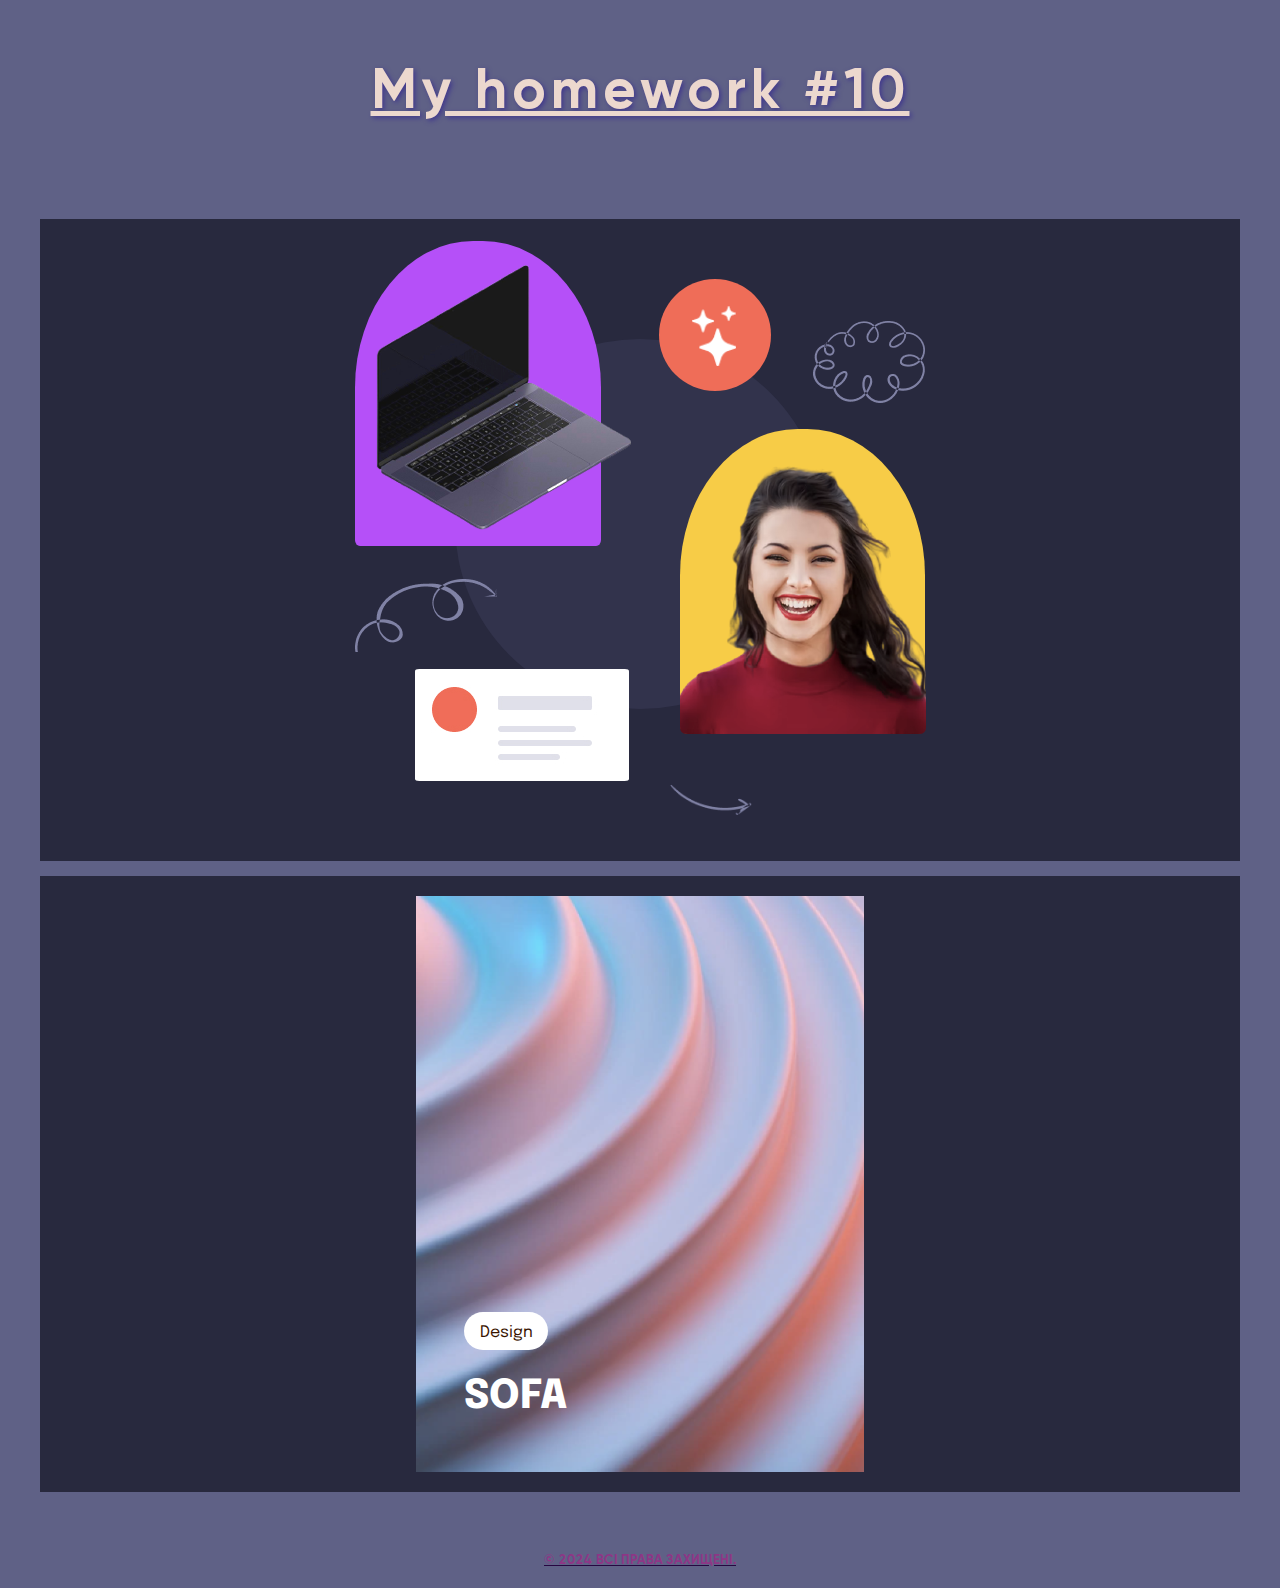
<file: lesson_10/index.html>
<!DOCTYPE html>
<html lang="uk">
  <head>
    <meta charset="UTF-8" />
    <meta http-equiv="X-UA-Compatible" content="IE=edge" />
    <meta name="viewport" content="width=device-width, initial-scale=1.0" />
    <title>Lesson 10</title>
    <link rel="stylesheet" href="css/style.css" />
  </head>
  <body>
    <div class="wrapper">
      <header class="container">
        <div class="header-block">
          <h1 class="header-block__title">My homework #10</h1>
        </div>
      </header>

      <main class="container">
        <div class="main-block">
          
          <div class="main-block__modern modern">
            <div class="modern__img-block img-block">
              <div class="img-block__item img-block__item--circle"></div>
              <div class="img-block__item img-block__item--laptop">
                <img src="img/laptop.png" alt="Чорний відкритий ноутбук, вигляд під кутом.">
              </div>
              <div class="img-block__item img-block__item--cloud">
                <img src="img/cloud.png" alt="Загагуліна схожа на хмарку.">
              </div>
              <div class="img-block__item img-block__item--stars">
                <img src="img/stars.png" alt="Три білі зірки різного розміру на помаранчовому колі.">
              </div>
              <div class="img-block__item img-block__item--girl">
                <img src="img/girl.png" alt="Дівчина-брюнетка в червоному светрі з широкою посмішкою.">
              </div>
              <div class="img-block__item img-block__item--arrow">
                <img src="img/arrow.png" alt="Фігурна стрілка зліва на право.">
              </div>
              <div class="img-block__item img-block__item--block">
                <img src="img/block.jpg" alt="Карточка-блок: білий фон, помаранчове коло зліва вгорі, чотири сірі лінії різної довжини і ширини.">
              </div>
              <div class="img-block__item img-block__item--big-arrow">
                <img src="img/big-arrow.png" alt="Фігурна стрілка з загогулінами зліва на право.">
              </div>
            </div>
          </div>

          <div class="main-block__portfolio portfolio">
            <div class="portfolio__block">
              <img class="portfolio__block-img" src="img/waves.png" alt="Фонове зображення неначе хвилі піску під прмінням заходу сонця, коричнево-синього кольору з переливом">
              <div class="portfolio__block-content">
                <div class="portfolio__block-content-label">Design</div>
                <h2 class="portfolio__block-content-title">SOFA</h2>
              </div>
            </div>
          </div>
        </div>

      </main>

      <footer class="footer">
        <div class="footer__container">
          <div class="footer__content">
            <p>© 2024 Всі права захищені.</p>
          </div>
        </div>
      </footer>
    </div>
  </body>
</html>
</file>
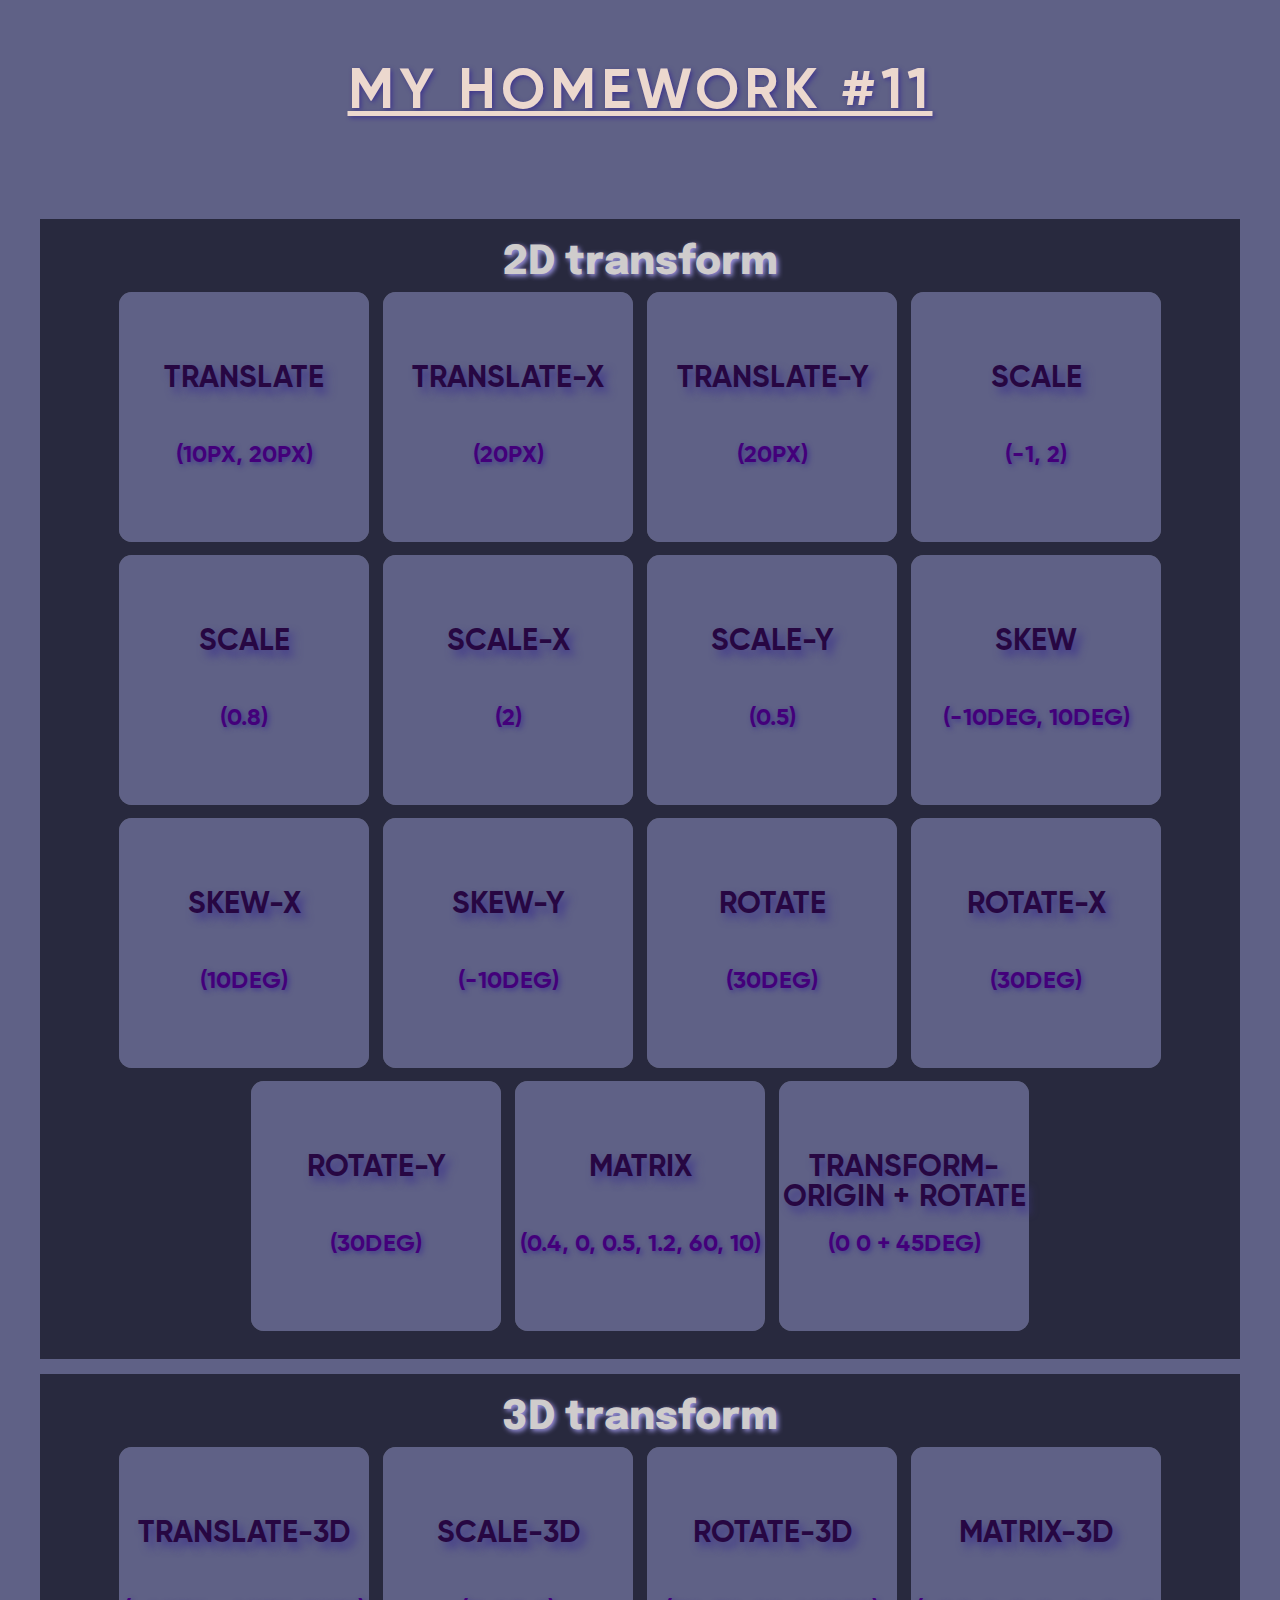
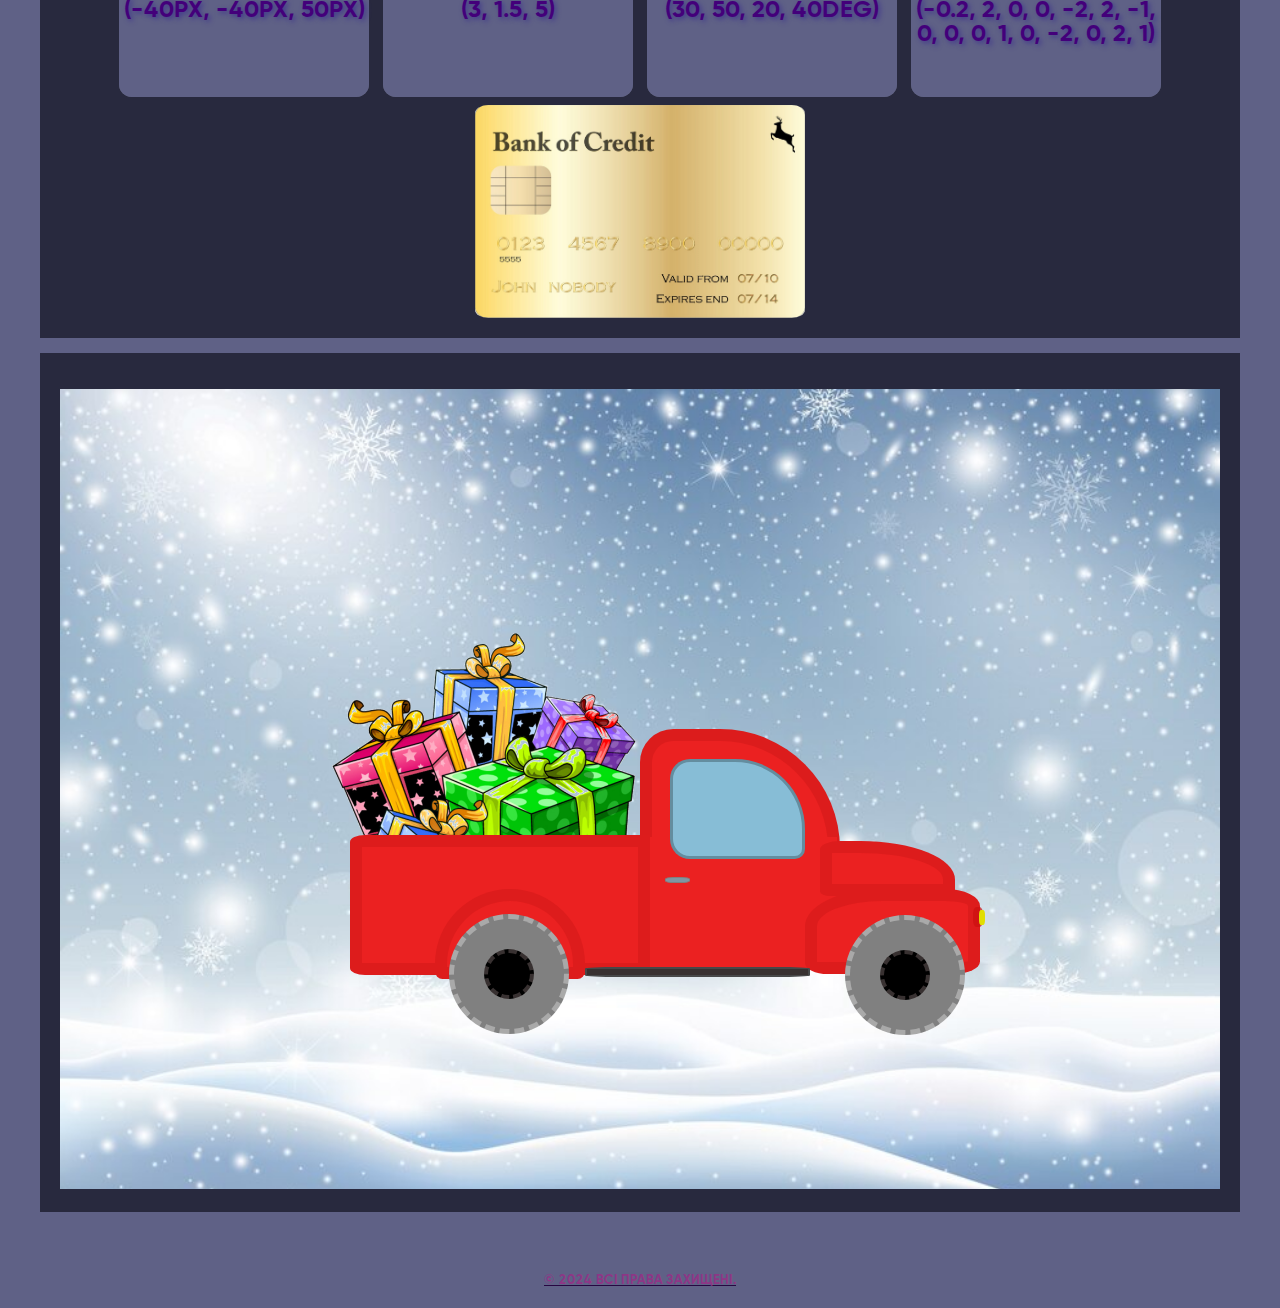
<file: lesson_11/index.html>
<!DOCTYPE html>
<html lang="uk">
  <head>
    <meta charset="UTF-8" />
    <meta http-equiv="X-UA-Compatible" content="IE=edge" />
    <meta name="viewport" content="width=device-width, initial-scale=1.0" />
    <title>Lesson 11</title>
    <link rel="stylesheet" href="css/style.css" />
  </head>
  <body>
    <div class="wrapper">
      <header class="container">
        <div class="header-block">
          <h1 class="header-block__title">My homework #11</h1>
        </div>
      </header>

      <main class="container">
        <div class="transform-container">
          <div class="transform-items">
            <h2 class="transform-title">2D transform</h2>
            <div class="transform-item">
              <div class="transform-front translate">
                <p><span>translate</span></p>
                <p>(10px, 20px)</p>
              </div>
            </div>
            <div class="transform-item">
              <div class="transform-front translate-x">
                <p><span>translate-x</span></p>
                <p>(20px)</p>
              </div>
            </div>
            <div class="transform-item">
              <div class="transform-front translate-y">
                <p><span>translate-y</span></p>
                <p>(20px)</p>
              </div>
            </div>
            <div class="transform-item">
              <div class="transform-front scale">
                <p><span>scale</span></p>
                <p>(-1, 2)</p>
              </div>
            </div>
            <div class="transform-item">
              <div class="transform-front scale-n">
                <p><span>scale</span></p>
                <p>(0.8)</p>
              </div>
            </div>
            <div class="transform-item">
              <div class="transform-front scale-x">
                <p><span>scale-x</span></p>
                <p>(2)</p>
              </div>
            </div>
            <div class="transform-item">
              <div class="transform-front scale-y">
                <p><span>scale-y</span></p>
                <p>(0.5)</p>
              </div>
            </div>
            <div class="transform-item">
              <div class="transform-front skew">
                <p><span>skew</span></p>
                <p>(-10deg, 10deg)</p>
              </div>
            </div>
            <div class="transform-item">
              <div class="transform-front skew-x">
                <p><span>skew-x</span></p>
                <p>(10deg)</p>
              </div>
            </div>
            <div class="transform-item">
              <div class="transform-front skew-y">
                <p><span>skew-y</span></p>
                <p>(-10deg)</p>
              </div>
            </div>
            <div class="transform-item">
              <div class="transform-front rotate">
                <p><span>rotate</span></p>
                <p>(30deg)</p>
              </div>
            </div>
            <div class="transform-item">
              <div class="transform-front rotate-x">
                <p><span>rotate-x</span></p>
                <p>(30deg)</p>
              </div>
            </div>
            <div class="transform-item">
              <div class="transform-front rotate-y">
                <p><span>rotate-y</span></p>
                <p>(30deg)</p>
              </div>
            </div>
            <div class="transform-item">
              <div class="transform-front matrix">
                <p><span>matrix</span></p>
                <p>(0.4, 0, 0.5, 1.2, 60, 10)</p>
              </div>
            </div>
            <div class="transform-item">
              <div class="transform-front transform-origin">
                <p><span>transform-origin + rotate</span></p>
                <p>(0 0 + 45deg)</p>
              </div>
            </div>
          </div>

          <div class="transform-items">
            <h2 class="transform-title">3D transform</h2>
            <div class="transform-item">
              <div class="transform-front translate3d">
                <p><span>translate-3d</span></p>
                <p>(-40px, -40px, 50px)</p>
              </div>
            </div>
            <div class="transform-item">
              <div class="transform-front scale3d">
                <p><span>scale-3d</span></p>
                <p>(3, 1.5, 5)</p>
              </div>
            </div>
            <div class="transform-item">
              <div class="transform-front rotate3d">
                <p><span>rotate-3d</span></p>
                <p>(30, 50, 20, 40deg)</p>
              </div>
            </div>
            <div class="transform-item">
              <div class="transform-front matrix3d">
                <p><span>matrix-3d</span></p>
                <p>(-0.2, 2, 0, 0, -2, 2, -1, 0, 0, 0, 1, 0, -2, 0, 2, 1)</p>
              </div>
            </div>

            <div class="card">
              <div class="card__block">
                <div class="card__back">
                  <img src="img/card-back.jpg" alt="Card back image">
                </div>
                <div class="card__front">
                  <img src="img/card-front.jpg" alt="Card front image">
                </div>
              </div>
            </div>
          </div>

          <div class="car-block">
            <div class="car-block__container">
              <div class="car-block__presents">
                <img class="presents" src="img/presents.png" alt="Шість запакованих коробок з подарунками">
              </div>
              <div class="car-block__details">
                <div class="car-block__body">
                  <div class="car-block__body-top"></div>
                  
                  <div class="car-block__body-middle"></div>
                  <!-- <div class="car-block__body-bottom"></div> -->
                </div>
                <div class="car-block__body-window"></div>
                <div class="car-block__hood"></div>
                <div class="car-block__light"></div>
                <div class="car-block__headlight"></div>
                <div class="car-block__threshold"></div>
                <div class="car-block__handle"></div>
                <div class="car-block__bumper-front"></div>
                <div class="car-block__trunk"></div>
                <div class="car-block__middle"></div>
                <div class="car-block__bumper-back"></div>
                <div class="wheels">
                  <div class="wheel"></div>
                  <div class="wheel"></div>
                </div>
              </div>
            </div>
            
          </div>
        </div>

      </main>

      <footer class="footer">
        <div class="footer__container">
          <div class="footer__content">
            <p>© 2024 Всі права захищені.</p>
          </div>
        </div>
      </footer>
    </div>
  </body>
</html>
</file>
<file: lesson_04/css/style.css>
/* @import url('https://fonts.googleapis.com/css2?family=DM+Sans:ital,opsz@0,9..40;1,9..40&display=swap');
@import url('https://fonts.googleapis.com/css2?family=DM+Sans:ital,opsz,wght@0,9..40,700;1,9..40,700&display=swap'); */
@import url('https://fonts.googleapis.com/css2?family=DM+Sans:opsz,wght@9..40,700&display=swap');
@import url('https://fonts.googleapis.com/css2?family=DM+Sans:opsz@9..40&display=swap');

@import url("https://fonts.googleapis.com/css?family=Work+Sans:regular,600&display=swap");
@import url("https://fonts.googleapis.com/css?family=Roboto:regular,500&display=swap");

@import url("fonts.css");

/* Скидання стилів */
@import url("reset.css");

body {
    font-family: 'Gilroy', sans-serif;
    line-height: 220%;
}

.figma-first-model-title {
    font-family: "Work Sans", sans-serif;
    color: var(--Gray-900, #132238);
    font-size: 38px;
    font-weight: 600;
    line-height: 131.579%;
    text-align: center;
}

div.figma-first-model {
    font-family: "Work Sans", sans-serif;
    font-size: 18px;
    font-weight: 400; /* за замовчуванням. Лишила, бо так в фігмі. Поки буде*/
    line-height: 133.333%;
    color: var(--Gray-600, #556070);
    text-align: center;
}

.figma-second-model-title {
    font-family: "DM Sans", sans-serif;
    font-size: 88px;
    font-weight: 700;
    line-height: 107.955%;
    color: var(--Neutral-Colors-Color-800, #1E1B39);
}

div.figma-second-model {
    font-family: "DM Sans", sans-serif;
    font-size: 24px;
    font-weight: 400;
    line-height: 175%;
    color: var(--Neutral-Colors-Neutral-700, #474464);
}

.figma-third-model-title {
    font-family: Roboto, sans-serif;
    font-size: 50px;
    font-weight: 500;
    line-height: 132%;
    letter-spacing: 1px;
    color: var(--Colour-Main-Blue-900, #091133);
}

div.figma-third-model {
    font-family: Roboto, sans-serif;
    font-size: 18px;
    font-weight: 400;
    line-height: 166.667%;
    color: var(--Colour-Main-Blue-500, #505F98);
}

h1 {
    font-size: 56px;
    font-weight: 500;
    color: rgba(19, 34, 56, 0.813);
    text-align: center;
    text-decoration: underline;
    text-shadow: 2px 2px 5px #1E1B39;
    letter-spacing: 5px;
    line-height: 320%;
}

.nav-item {
    line-height: 100%;
    color: #230d9e;
}

.section-title {
    font-size: 25px;
    font-weight: 700;
    color: #870a12;
    text-decoration: underline;
    text-decoration-color: #480475;
    text-decoration-style: double;
    text-decoration-thickness: 1.7px;
    text-underline-offset: 2px;
    text-shadow: 4px 4px 5px #4d1381;
    letter-spacing: 3px;
}

.image-container .geography-img {
    width: 400px;
    height: 300px;
}

.tribute-image,
.structure-img {
    width: 200px;
    height: 200px;
}

#famous-people {
    line-height: 130%;
    color: #230d9e
}

[class*="subsection"] {
    font-size: 20px;
    font-weight: 500;
    font-style: italic;
    color: #474464;
    text-shadow: 2px 2px 5px #000, 5px -2px 10px red;
    text-transform: capitalize;
}

span.bold {
    font-weight: 700;
    color: #480475;
    text-decoration: overline;
}

.nav-link {
    text-decoration: underline;
    text-decoration-color: #bb6605;
}

.footer-link {
    font-weight: 700;
    text-decoration: underline;
    text-decoration-color: rgb(3, 104, 53);
    color: #073c06;
    letter-spacing: 4px;
    text-transform: lowercase;
    text-shadow: 2px -5px 5px #000;
}

.footer-content > p {
    font-size: 13px;
    font-weight: 700;
    text-align: center;
    text-transform: uppercase;
}

.structure-item {
    font-weight: 500;
    text-decoration: underline;
    color: olivedrab;
    text-decoration-color: rgb(2, 49, 26);
    line-height: 120%;
}

.footer-content {
    text-align: center;
}
</file>
<file: lesson_05/css/style.css>
@import url("https://fonts.googleapis.com/css?family=Manrope:regular,600,700&display=swap");

@import url("https://fonts.googleapis.com/css?family=Roboto:regular,500&display=swap");

@import url("fonts.css");

/* Скидання стилів */
@import url("reset.css");

body {
    font-family: 'Gilroy', sans-serif;
    line-height: 220%;

}

h1 {
    font-size: 56px;
    font-weight: 700;
    color: rgba(46, 7, 68, 0.813);
    text-align: center;
    text-decoration: underline;
    text-shadow: 2px 2px 5px #40378d;
    letter-spacing: 5px;
    line-height: 320%;
}

.nav-item {
    line-height: 100%;
    color: #2f006b;
    padding: 0 0 10px 20px;
}

.nav-link {
    font-weight: 500;
    text-decoration-line: underline;
    text-decoration-style: dashed;
    letter-spacing: 2px;
}

.figma-first-container {
    background-color: var(--Black-08, #141414);
    padding-block: 120px;
}

.figma-first-model-title {
    color: var(--Absolute-White, #FFF);
    font-family: Manrope, sans-serif;
    font-size: 38px;
    font-weight: 700;
    line-height: 150%;
}

.figma-first-model,
.figma-first-content {
    max-height: 1920px;
    max-width: 1600px;
    margin: 0 auto;
}

.figma-first-model p {
    color: var(--Grey-60, #999);
    font-family: Manrope, sans-serif;
    font-size: 18px;
    line-height: 150%;
    margin-right: 300px;
    max-width: 1297px;
    margin-top: 14px;
    margin-bottom: 80px;
}

.cards-img {
    margin-bottom: 24px;
    padding: 12px 20px;
    vertical-align: middle;
    border-radius: 12px;
    border: 1px solid var(--Black-12, #1F1F1F);
    background-color: var(--Black-08, #141414);
}

.cards-header {
    margin-bottom: 24px;
}

.cards-items {
    margin-inline: -5px;
    font-size: 0;
}

.cards-item {
    width: 33.333%;
    display: inline-block;
    color: var(--Grey-60, #999);
    font-family: Manrope, sans-serif;
    font-size: 18px;
    margin: 0 20px 20px 0;
    padding: 35px;
    max-width: 450px;
    max-height: 230px;
    border-radius: 12px;
    border: 1px solid var(--Black-15, #262626);
    background: linear-gradient(222deg, rgba(229, 0, 0, 0.50) -208.03%, rgba(229, 0, 0, 0.00) 41.32%), #0F0F0F;
    vertical-align: middle;
}

.cards-img,
.cards-title {
    display: inline-block;
    margin: 0 auto;
}

.cards-title {
    color: #FFF;
    font-family: Manrope, sans-serif;
    font-size: 20px;
    font-weight: 600;
    margin-left: 12px;
    margin-top: 14px;
    max-height: 30px;
}

.cards-container {
    height: auto;
    width: 100%;
}

.cards-container p {
    color: var(--Grey-60, #999);
    font-family: Manrope, sans-serif;
    font-size: 16px;
    line-height: 150%;
    max-width: 333px;
}

.figma-second-model {
    margin: 200px 0 0 163.12px;
}

.figma-second-model-title {
    color: var(--Colour-Main-Blue-900, #091133);
    font-feature-settings: 'liga' off, 'clig' off;
    font-family: Roboto, sans-serif;
    font-size: 50px;
    font-weight: 500;
    line-height: 66px;
    letter-spacing: 1px;
    width: 539px;
    height: 132px;
    margin-bottom: 20px;
}

.figma-second-model p {
    max-width: 539px;
    max-height: 164px;
    color: var(--Colour-Main-Blue-500, #505F98);
    font-feature-settings: 'liga' off, 'clig' off;
    font-family: Roboto, sans-serif;
    font-size: 18px;
    line-height: 30px;
}

.btn-container{
    margin-top: 69px;
}

.btn {
    background-color: #091133;
    color: var(--colour-secondary-white-100-general, #FFF);
    text-align: center;
    font-family: Roboto, sans-serif;
    font-size: 16px;
    font-weight: 500;
    line-height: 26px;
    width: 189px;
    border: 1px solid var(--Black-15, #262626);
    width: 189px;
    height: 26px;
    margin-right: 30px;
}

.figma-third-model {
    margin: 160px 0 165px 160px;
}

.third-model-title {
    color: var(--Colour-Main-Blue-900, #091133);
    font-feature-settings: 'liga' off, 'clig' off;
    font-family: Roboto, sans-serif;
    font-size: 36px;
    font-weight: 500;
    line-height: 48px;
    max-width: 520px;
    max-height: 253px;
    padding-bottom: 16px;
}

.figma-third-model-title p {
    color: var(--Colour-Main-Blue-400, #6F7CB2);
    font-feature-settings: 'liga' off, 'clig' off;
    font-family: Roboto, sans-serif;
    font-size: 16px;
    line-height: 26px; 
    max-width: 520px;
    max-height: 253px;
    justify-content: center;
    padding-bottom: 1px;
    margin-bottom: 71px;
}

.figma-third-model-content {
    width: 520px;
    box-sizing: border-box;
    text-align: center;
}

.third-content-items {
    line-height: 35.2px;
    box-sizing: border-box;
    margin-inline: -35px -30px;
    font-size: 0;
}

.third-content-item {
    display: inline-block;
    width: 43%;
    box-sizing: border-box;
    margin: 5px;
    text-align: left;
    vertical-align: top;
}

.third-img {
    display: block;
    max-width: 245px;
    max-height: 36px;
    padding-right: 209px;
    align-items: left;
    color: #000000;
    margin-bottom: 12px;
}

.third-content-item p {
    font-size: 12px;
    color: var(--Colour-Main-Grey-600, #5D6970);
    margin-bottom: 32px;
}

.third-title {
    color: var(--Colour-Main-Blue-900, #091133);  
    font-family: Roboto, sans-serif;
    font-size: 16px;
    font-weight: 500; 
    margin-top: 14px;
    margin-bottom: 6px;
}

.third-title,
.third-content-item p {
    width: 245px;
    box-sizing: border-box;
}

.third-content-item p {
    color: var(--Colour-Main-Grey-600, #5D6970);
    font-family: Roboto, sans-serif;
    font-size: 12px;
    line-height: 18px;
}

.footer-content > p {
    font-size: 13px;
    font-weight: 700;
    text-align: center;
    text-transform: uppercase;
    color: #8d3786;
    text-decoration: underline;
    text-decoration-color: rgb(39, 7, 66);
    line-height: 120%;
    text-align: center;
}
</file>
<file: lesson_06/css/style.css>
@import url("https://fonts.googleapis.com/css?family=Epilogue:regular,800&display=swap");

@import url("https://fonts.googleapis.com/css?family=Manrope:regular,600,700&display=swap");

@import url("fonts.css");

/* Скидання стилів */
@import url("reset.css");

body {
    font-family: 'Gilroy', sans-serif;
    line-height: 220%;
}

.wrapper{
    min-height: 100%;
    overflow: hidden;
}

.container {
    margin-block-end: 100px;
}

.header-title {
    font-size: 56px;
    font-weight: 700;
    color: rgba(135, 49, 185, 0.813);
    text-align: center;
    text-decoration: underline;
    text-shadow: 2px 2px 5px #40378d;
    letter-spacing: 5px;
    line-height: 320%;
}

.nav-item {
    line-height: 100%;
    color: #7c38d4;
    margin: 0 0 10px 20px;
}

.nav-link {
    font-weight: 500;
    text-decoration-line: underline;
    text-decoration-style: dashed;
    letter-spacing: 2px;
}

.first__block {
    background-color: #FDF0E9;
    padding-top: 100px;
}

.first__container {
    font-family: Epilogue, sans-serif;
    min-height: 640px;
    margin: 0 auto;
    white-space: nowrap;
    max-width: 1200px;
}

.first__content,
.first__content-background {
    width: 48%;
    min-height: 600px;
    display: inline-block;
    vertical-align: text-top;
    white-space: normal;
}

.first__content {
    margin-inline-end: 170px;
}

.first__content-section {
    color: #EF6D58;
    font-size: 16px;
    font-weight: 400;
    line-height: 32px;
    letter-spacing: 3px;
    text-transform: uppercase;
    height: 32px;
    width: 93px;
}

.first__content-title,
.first__content-text p {
    color: #391400;
}

.first__content-title {
    font-size: 56px;
    font-weight: 800;
    line-height: 64px;
    letter-spacing: -1px;
    margin-block: 20px 26px;
    max-width: 397px;
}

.first__content-text p {
    font-size: 20px;
    font-weight: 400;
    line-height: 32px;
    height: 72px;
    flex-shrink: 0;
}

.first__content-items {
    margin-block-start: 25px;
}

.first__content-item {
    color: rgba(57, 20, 0, 0.64);
    font-size: 16px;
    font-weight: 400;
    line-height: 32px;
    background: url("../img/check.svg") 0 0 / 32px no-repeat;
    padding: 2px 0 0 48px;
    min-height: 35px;
    margin-bottom: 16px;
}

.first__content-background {
    min-height: 560px;
    background: 
        url("../img/bitmap.png") 26% 12% / 80px no-repeat,
        url("../img/mask.svg") 23% 10% / 130px no-repeat,
        url("../img/phone.png") center / 470px 290px no-repeat,
        url("../img/path.svg") 3% 77% / 225px no-repeat,
        url("../img/arrow-big.png") 78% 13% / 470px no-repeat,
        url("../img/rectangle.svg") 2% 10% / 450px no-repeat,
        url("../img/orange.svg") 70% 82% / 470px 290px no-repeat;
}


.second__container {
    font-family: Manrope, sans-serif;
    text-align: center;
    margin: 0 auto;
    box-sizing: border-box;
}

.second__block {
    background-color: #000000;
    padding-bottom: 20px;
} 


.second__header-background {
    min-height: 860px;
    background:
    url("../img/vector-center.png") center / 470px no-repeat,
    linear-gradient(0deg, rgba(20,20,20,1) 0%, rgba(20,20,20,0) 100%),
    linear-gradient(0deg, rgba(20,20,20,0) 0%, rgba(20,20,20,1) 100%),
    url("../img/films.png") center / cover no-repeat;
}

.second__content {
    max-width: 1096px;
    margin: 0 auto;
}

.second__content-section {
    text-align: center;
    margin-top: -65px;
}

.second__content-title {
    color: #FFFFFF;
    font-size: 58px;
    font-weight: 700;
    margin-bottom: 14px;
    line-height: 150%;
}

.second__content-section p {
    color: #999999;
    font-size: 18px;
    font-weight: 400;
    line-height: 150%;
}

.second__content-btn {
    display: block;
    text-align: center;
}

.second__btn {
    padding: 15px;
    border-radius: 8px;
    background-color: #ff0000;
    margin-top: 50px;
}

.second__btn span {
    color: #FFFFFF;
    font-size: 18px;
    font-weight: 600;
    background: url("../img/icon-btn.png") left / 20px no-repeat;
    padding-left: 24px;
    min-height: 20px;
    display: inline-block;
}


.footer-content > p {
    font-size: 13px;
    font-weight: 700;
    text-align: center;
    text-transform: uppercase;
    color: #8d3786;
    text-decoration: underline;
    text-decoration-color: #270742;
    line-height: 120%;
    text-align: center;
}
</file>
<file: lesson_07/css/style.css>
@import url("https://fonts.googleapis.com/css?family=Epilogue:regular,500,700&display=swap");

@import url("https://fonts.googleapis.com/css?family=DM+Sans:regular,500,600,700&display=swap");

@import url("fonts.css");

/* Скидання стилів */
@import url("reset.css");

body {
  font-family: "Gilroy", sans-serif;
  line-height: 220%;
}

.wrapper {
  min-height: 100%;
  overflow: hidden;
}

.header-title {
  font-size: 56px;
  font-weight: 700;
  color: rgba(135, 49, 185, 0.813);
  text-align: center;
  text-decoration: underline;
  text-shadow: 2px 2px 5px #40378d;
  letter-spacing: 5px;
  line-height: 320%;
}

.nav-item {
  line-height: 100%;
  color: #7c38d4;
  margin: 0 0 10px 20px;
}

.nav-link {
  font-weight: 500;
  text-decoration-line: underline;
  text-decoration-style: dashed;
  letter-spacing: 2px;
}

.first__block {
  min-height: 975px;
  align-content: center;
}

.first__container {
  font-family: "DM Sans", sans-serif;
  min-height: 640px;
  margin: 0 auto;
  max-width: 1600px;
}

.first-content__items {
  display: inline-block;
  vertical-align: middle;
  font-size: 0;
}

.first-content__item {
  display: inline-block;
  vertical-align: middle;
  max-height: 218px;
}

.first-content__numbers {
  display: inline-block;
  vertical-align: middle;
  width: 218px;
  height: 218px;
  background: url(../img/number-cirlce.svg) center / 218px no-repeat;
  margin-right: 42px;
}

.first__content {
  max-width: 630px;
  display: inline-block;
  vertical-align: middle;
}

.first-content__item .first-content__numbers p {
  color: #4a3aff;
  font-size: 88px;
  font-weight: 700;
  line-height: 95px;
  padding-top: 61.5px;
  text-align: center;
  height: 95px;
  width: 218px;
}

.first-content__item .first-content__numbers p:hover {
  color: #40378d;
}

.first-content__data {
  color: #4a3aff;
  font-size: 20px;
  font-weight: 700;
  line-height: 22px;
  /* margin-bottom: 8px; */
}

.first__content a {
  color: #1e1b39;
  font-size: 42px;
  font-weight: 700;
  line-height: 54px;
}

.first__content a:active {
  text-decoration: underline;
  text-decoration-color: darkblue;
}

.first-content__item p {
  display: block;
  color: #6e6c83;
  font-size: 24px;
  font-weight: 400;
  line-height: 42px;
}

.first__content > *:not(:last-child) {
  margin-bottom: 8px;
}

.first-content__item:not(:last-child) {
  margin-bottom: 54px;
}

.search a::after {
  content: "";
  vertical-align: middle;
  width: 45px;
  height: 54px;
  margin-left: 7px;
  background: url(../img/search.png) no-repeat;
}

.laptop a::after {
  content: "";
  vertical-align: middle;
  width: 45px;
  height: 54px;
  margin-left: 7px;
  background: url(../img/laptop.png) no-repeat;
}

.rocket a::after {
  content: "";
  vertical-align: middle;
  width: 45px;
  height: 54px;
  margin-left: 7px;
  background: url(../img/rocket.png) no-repeat;
}

.second__container {
  font-family: "DM Sans", sans-serif;
  min-height: 975px;
  margin: 0 auto;
}

.second__container-content {
  padding-block: 106px;
  vertical-align: middle;
}

.second__content-section {
  width: 542.983px;
  height: 617px;
  border-radius: 56px;
  background: #f0f0f6;
  display: inline-block;
  font-size: 0;
}

.second__content-title {
  color: #1e1b39;
  font-size: 88px;
  font-weight: 700;
  line-height: 95px;
  margin-bottom: 50px;
  padding-left: 106px;
}

.second__content {
  text-align: center;
}

.second__content-subtitle {
  width: 494.98px;
  height: 271.17px;
  border-radius: 34px;
  background: #4a3aff;
  margin: 24px 24px 33.83px 24px;
  text-align: center;
  padding-block: 44.59px;
}

.second__content-subtitle:active {
  background: lightblue;
}

.content__subtitle,
.second__content-subtitle p,
.content__text {
  color: #fff;
  text-align: center;
  font-weight: 700;
}

.content__subtitle {
  font-size: 30px;
  line-height: 32px;
  opacity: 0.9;
}

.second__content-subtitle p {
  font-size: 114px;
  line-height: 120px;
  margin-bottom: 6px;
  max-width: 494.98px;
}

.content__text {
  font-size: 20px;
  line-height: 22px;
  opacity: 0.6;
}

.second__content-item {
  color: #1e1b39;
  font-size: 28px;
  font-weight: 700;
  line-height: 38px;
}

.second__content-list {
  margin-left: 37px;
  text-align: start;
}

.second__content-section:not(:last-child) {
  margin-right: 39.5px;
}

.second__content-item:not(:last-child) {
  margin-bottom: 26px;
}

.second__content-item::before {
  content: "";
  vertical-align: middle;
  width: 36px;
  height: 36px;
  margin-right: 14px;
  background: url(../img/check-circle.png);
}

.second__content-item:focus-visible {
  outline: 2px dashed darkblue;
}

.third__block {
  background: #fdf0e9;
}

.third__container {
  font-family: Epilogue, sans-serif;
  max-width: 970px;
  margin: 0 auto;
  line-height: 32px;
}

.third-content__title {
  padding-top: 70px;
  max-width: 970px;
  max-height: 592px;
  margin-bottom: 74px;
}

.third__content-section {
  max-width: 570px;
  box-sizing: border-box;
  margin: 0 auto;
}

.third__content-section p:first-child {
  color: #391400;
  font-size: 20px;
  margin-bottom: 32px;
}

.third__content-section p {
  width: 570px;
  color: rgba(57, 20, 0, 0.64);
}

.third__content-section p:nth-of-type(2) {
  margin-bottom: 51px;
}

.third__content-section p:nth-of-type(3) {
  margin-bottom: 34px;
}

.third__content-section p:nth-of-type(4) {
  margin-bottom: 65px;
}

.third__content-section p:nth-of-type(5) {
  margin-bottom: 28px;
}

.third__content-section p:nth-of-type(6) {
  margin-bottom: 69px;
}

.third__content-section p:last-of-type {
  padding-bottom: 58px;
}

.third__content-title {
  color: #391400;
  font-size: 24px;
  font-weight: 700;
  margin-bottom: 35px;
}

.third__content-item {
  color: #391400;
}

.third__content-list,
.third__list {
  margin-bottom: 32px;
}

.color-dots .third__content-item::before {
  content: "";
  width: 8px;
  height: 8px;
  border-radius: 50%;
  background-color: #ef6d58;
  margin-right: 16px;
  text-align: center;
}

.third__content-section ol li:first-child::before {
  content: "1.";
  margin-right: 5px;
}

.third__content-section ol li:nth-of-type(2)::before {
  content: "2.";
  margin-right: 5px;
}

.third__content-section ol li:last-child::before {
  content: "3.";
  margin-right: 5px;
}

.third__content-quotes {
  width: 570px;
  height: 176px;
  display: block;
  border-radius: 6px;
  background: #f9e5da;
  margin-bottom: 76px;
}

.third__content-quotes p {
  margin: 0 auto;
  width: 520px;
  height: 102px;
  padding-top: 42px;
  padding-left: 90px;
}

.third__content-section div > p {
  background: url(../img/quotes.png) left / 48px 36px no-repeat;
}


.fourth__container {
  max-width: 900px;
  min-height: 470px;
  margin: 0 auto;
  background: pink;
}

.fourth-content__title {
    color: #8d3786;
  font-size: 40px;
  font-weight: 700;
  text-align: center;
  padding-top: 65px;
  margin-bottom: 20px;
  text-decoration: underline;
  text-shadow: 2px 2px 5px blueviolet;
}

.fourth__content-section {
  padding: 25px;
}

.section-item span {
  text-transform: uppercase;
  font-weight: 500;
  font-size: 25px;
}

.section-item {
  background-color: #fff;
  visibility: hidden;
}

.item1 {
  visibility: visible;
  width: 150px;
  height: 30px;
  text-align: center;
}

.item2 {
  width: 30px;
  height: 130px;
  margin-left: 120px;
}

.item3 {
  width: 100px;
  height: 30px;
  margin-left: 120px;
}

.item4 {
  width: 30px;
  height: 60px;
  margin-left: 190px;
}

.item5 {
  width: 120px;
  height: 30px;
  margin-left: 190px;
}

.item6 {
  width: 30px;
  height: 160px;
  margin-left: 310px;
  margin-top: -160px;
}

.item7 {
  width: 90px;
  height: 30px;
  margin-left: 310px;
  margin-top: -190px;
}

.item8 {
  width: 30px;
  height: 120px;
  margin-left: 400px;
  margin-top: -120px;
}

.item9 {
  width: 160px;
  height: 30px;
  margin-left: 400px;
  margin-top: -150px;
}

.item10 {
  width: 30px;
  height: 200px;
  margin-left: 560px;
  margin-top: -30px;
}

.item11 {
  width: 110px;
  height: 30px;
  margin-left: 590px;
  margin-top: -30px;
}

.item12 {
  width: 30px;
  height: 110px;
  margin-left: 700px;
  margin-top: -30px;
}

.item13 {
  width: 120px;
  height: 30px;
  margin-left: 730px;
  margin-top: -30px;
  text-align: center;
}

.section-item:hover,
.section-item:hover + .section-item {
  visibility: visible;
}


.footer {
    padding: 20px 0;
}

.footer-content > p {
  font-size: 13px;
  font-weight: 700;
  text-align: center;
  text-transform: uppercase;
  color: #8d3786;
  text-decoration: underline;
  text-decoration-color: #270742;
  line-height: 120%;
  text-align: center;
}
</file>
<file: lesson_03/css/style.css>
/* Скидання стилів */
@import url("reset.css");

* {
    color: black;
    font-size: 16px;
}

h2 {
    font-size: 28px;
}

#famous-people {
    text-shadow: #FC0 1px 0 10px;
}

.page-title {
    font-size: 32px;
    font-weight: bold;
    color: darkblue;
}

[class*="subsection"] {
    font-weight: bold;
}

span.bold {
    font-weight: bold;
}

.nav-link.nav-link {
    color: darkblue;
    text-decoration: underline;
}

.tribute-image,
.structure-img {
    width: 200px;
    height: 200px;
}

.main-intro p {
    font-size: 18px;
    color: darkgreen;
}

.image-container .geography-img {
    width: 400px;
    height: 300px;
}

.history * {
    text-transform: capitalize;
}

.structure > p {
    background-color: blanchedalmond;
}

.plant-list ~ p {
    color: blueviolet;
    background-color: beige;
}

.image-container + p {
    color: red;
}
</file>
<file: lesson_08/css/style.css>
@import url("fonts.css");

/* Скидання стилів */
@import url("reset.css");

body {
  font-family: "Gilroy", sans-serif;
}

.wrapper {
  min-height: 100%;
  overflow: hidden;
}

.header-title {
  font-size: 56px;
  font-weight: 700;
  color: #ecd8ce;
  text-align: center;
  text-decoration: underline;
  text-shadow: 2px 2px 5px #40378d;
  letter-spacing: 5px;
  line-height: 320%;
}

.main__block {
  background: #fdf0e9;
}

.main__container {
  margin: 0 auto;
  line-height: 32px;
  padding-block: 20px;
}

.main__content-section {
  max-width: 650px;
  box-sizing: border-box;
  margin: 0 auto;
  background: #ecd8ce;
  padding: 30px 20px;
  overflow: visible;
}

.main__subtitle {
  font-size: 32px;
  font-weight: 500;
  text-decoration: underline;
  color:#40378d;
  margin-bottom: 20px;
  text-align: center;
}

.icon img {
  height: 50px;
  width: 50px;
}

.main__content-item {
  display: block;
}

.main__content-item span {
  display: inline-block;
  margin-left: 20px;
}

.icon-back img, .icon img {
  height: 50px;
  width: 50px;
  vertical-align: middle;
}

.icon-back,
.icon,
.design {
  white-space: nowrap;
}

.design span {
  display: block;
  margin-bottom: 15px;
  margin-left: 0;
}

.icon img,
.design,
.content-icon > * {
  margin-bottom: 15px;
}

.icon, 
.design,
.content-icon > *:last-child {
  margin-bottom: 0;
}


.design img {
  height: 100px;
  margin-bottom: 5px;
}

.main__content-content {
  display: block;
}

.content-img img {
  width: 100%;
  border-radius: 5px;
  margin-bottom: 5px;
}

.content-img span {
  display: block;
  margin-left: 0px;
}

.content-img img {
  margin-top: 15px;
}

.icon-back {
  align-items: center;
  height: 50px;
  width: 50px;
  border-radius: 50%;
  background-color: #EF6C57;
  padding-left: 10px;
  padding-top: 7px;
  vertical-align: middle;
  margin-bottom: 15px;
}

.icon-back img {
  height: 30px;
  width: 30px;
}

.main__content-section div > p {
  background: url(../img/quotes.png) left / 48px 36px no-repeat;
}

.icon-back:hover {
  background-color: #ee371b;
}

.design img:hover {
  transform: scale(1.1);
}

.content-icon img:hover {
  transform: scale(1.1);
}

.main__subtitle:hover {
  font-weight: 700;
}



.footer {
    padding: 20px 0;
}

.footer-content > p {
  font-size: 13px;
  font-weight: 700;
  text-align: center;
  text-transform: uppercase;
  color: #8d3786;
  text-decoration: underline;
  text-decoration-color: #270742;
  line-height: 120%;
  text-align: center;
}
</file>
<file: lesson_10/css/style.css>
@import url("fonts.css");
@import url("https://fonts.googleapis.com/css?family=Epilogue:regular,800&display=swap");

/* Скидання стилів */
@import url("reset.css");

body {
  font-family: "Gilroy", sans-serif;
  background-color: #5f6186;
}

.wrapper {
  /* min-height: 100%; */
  overflow: hidden;
  margin: 0 auto;
}
.header-block__title {
  font-size: 56px;
  font-weight: 700;
  color: #ecd8ce;
  text-align: center;
  text-decoration: underline;
  text-shadow: 2px 2px 5px #40378d;
  letter-spacing: 5px;
  line-height: 320%;
}

.main-block>div:not(:last-child) {
  margin-bottom: 15px;
}

.main-block {
  padding-block: 40px;
}

.main-block__modern,
.main-block__portfolio {
  background: #28293E;
  position: relative;
  max-width: 1200px;
  height: 100%;
  padding: 20px;
  margin-inline: auto;
}

.img-block {
  position: relative;
  max-width: 570px;
  margin: 0 auto;
  min-height: 602px;
}

.img-block img {
  display: block;
  width: 100%;
  height: auto;
}

.img-block__item--circle {
  position: absolute;
  border-radius: 370px;
  background: #32334C;
  width: 370px;
  height: 370px; 
  top: 100px;
  left: 100px;
}

.img-block__item--laptop img {
  width: 255px;
  height: 265px;
  position: absolute;
  top: 24px;
  left: 21px;
}

.img-block__item--laptop {
  background-color: #B550F8;
  width: 246px;
  height: 305px;
  border-radius: 48% 48% 2% 2%;
  position: absolute;
  top: 2px;
  left: 0px;
}

.img-block__item--stars img {
  width: 44px;
  height: 60px;
  position: absolute;
  top: 67px;
  left: 337px;
}

.img-block__item--stars::before {
  content: "";
  background-color: #EF6D58;
  width: 112px;
  height: 112px;
  border-radius: 50%;
  position: absolute;
  top: 40px;
  left: 304px;
}

.img-block__item--cloud {
  width: 112px;
  height: 82px;
  position: absolute;
  top: 82px;
  right: 0px;
}

.img-block__item--girl img {
  width: 246px;
  height: 269px;
  position: absolute;
  top: 36px;
  left: 0px;
}

.img-block__item--girl {
  background-color: #F7CC47;
  width: 245px;
  height: 305px;
  border-radius: 48% 48% 3% 3%;
  position: absolute;
  top: 190px;
  right: 0px;
}

.img-block__item--arrow {
  width: 82px;
  height: 50px;
  position: absolute;
  top: 545px;
  left: 315px;
}

.img-block__item--block img {
  border-radius: 2%;
}

.img-block__item--block {
  width: 214px;
  height: 112px;
  position: absolute;
  top: 430px;
  left: 60px;
}

.img-block__item--big-arrow {
  width: 142px;
  height: 73px;
  position: absolute;
  top: 340px;
  left: 0px;
}


.portfolio__block {
  position: relative;
  max-width: 448px;
  margin: 0 auto;
  min-height: 576px;
}

.portfolio__block-content {
  position: absolute;
  top: 416px;
  left: 48px;
}

.portfolio__block-content-label {
  color: #391400;
  font-family: Epilogue;
  font-size: 16px;
  line-height: 32px;
  margin-bottom: 23px;
}

.portfolio__block-content div {
  width: 84px;
  height: 38px;
  flex-shrink: 0;
  border-radius: 19px;
  background: #FFFFFF;
  padding: 5px 0 0 16px;
}

.portfolio__block-content-title {
  color:#FFFFFF;
  font-family: Epilogue;
  font-size: 40px;
  font-weight: 800;
  line-height: 48px;
}

.portfolio__block-img {
  width: 448px;
  height: 576px;
  position: absolute;
  top: 0;
  left: 0;
}

.portfolio__block::before {
  content: "";
  opacity: 0.3181;
}


.footer {
    padding: 20px 0;
}

.footer__content > p {
  font-size: 13px;
  font-weight: 700;
  text-align: center;
  text-transform: uppercase;
  color: #8d3786;
  text-decoration: underline;
  text-decoration-color: #270742;
  line-height: 120%;
  text-align: center;
}
</file>
<file: lesson_11/css/style.css>
@import url("fonts.css");
@import url("https://fonts.googleapis.com/css?family=Epilogue:regular,600,800&display=swap");

/* Скидання стилів */
@import url("reset.css");

body {
  font-family: "Gilroy", sans-serif;
  background-color: #5f6186;
}

.wrapper {
  /* min-height: 100%; */
  overflow: hidden;
  margin: 0 auto;
}
.header-block__title {
  font-size: 56px;
  font-weight: 700;
  color: #ecd8ce;
  text-align: center;
  text-decoration: underline;
  text-shadow: 2px 2px 5px #40378d;
  letter-spacing: 5px;
  line-height: 320%;
  text-transform: uppercase;
}

.transform-container>div:not(:last-child) {
  margin-bottom: 15px;
}

.transform-container {
  padding-block: 40px;
}

.transform-items,
.car-block {
  background: #28293E;
  position: relative;
  max-width: 1200px;
  height: 100%;
  padding: 20px;
  margin-inline: auto;
}

.transform-items {
  text-align: center;
}

.transform-title {
  color:#cfcccc;
  font-family: Epilogue;
  font-size: 40px;
  font-weight: 800;
  line-height: 48px;
  text-shadow: 2px 2px 5px #a099e9;
}

.transform-item {
  width: 250px;
  height: 250px;
  margin: 5px;
  background-color: rgba(255, 255, 255, 0.2);
  display: inline-block;
  text-align: center;
  border-radius: 5%;
  position: relative;
}

.transform-item:hover {
  z-index: 10;
}

.transform-front {
  width: 250px;
  height: 250px;
  background-color: #5f6186;
  padding-top: 70px;
  border-radius: 5%;
  position: absolute;
}

.transform-front span {
  font-size: 30px;
  font-weight: 700;
  text-transform: uppercase;
  color: #270742;
  text-shadow: 5px 6px 8px #40378d;
  display: block;
  min-height: 70px;
  margin-bottom: 10px;
}

.transform-front p {
  font-size: 24px;
  font-weight: 700;
  text-transform: uppercase;
  color: #43007a;
  text-shadow: 2px 2px 5px #40378d;
}

.translate:hover {
  transform: translate(10px, 20px);
  transition: all 0.3s;
  background-color: #6b6ea3;
  vertical-align: middle;
}

.translate-x:hover {
  transform: translateX(20px);
  transition: all 0.3s;
  background-color: #6b6ea3;
}

.translate-y:hover {
  transform: translateY(20px);
  transition: all 0.3s;
  background-color: #6b6ea3;
}

.scale:hover {
  transform: scale(-1, 2);
  background-color: #6b6ea3;
}

.scale-n:hover {
  transform: scale(0.8);
  background-color: #6b6ea3;
  transition: all 0.3s;
}

.scale-x:hover {
  transform: scaleX(2);
  background-color: #6b6ea3;
  transition: all 0.3s;
}

.scale-y:hover {
  transform: scaleY(0.5);
  background-color: #6b6ea3;
  transition: all 0.3s;
}

.skew:hover {
  transform: skew(-10deg, 10deg);
  transition: all 0.3s;
  background-color: #6b6ea3;
}

.skew-x:hover {
  transform: skewX(10deg);
  transition: all 0.3s;
  background-color: #6b6ea3;
}

.skew-y:hover {
  transform: skewY(-10deg);
  transition: all 0.3s;
  background-color: #6b6ea3;
}

.rotate:hover {
  transform: rotate(30deg);
  transition: all 0.3s;
  background-color: #6b6ea3;
}

.rotate-x:hover {
  transform: rotateX(90deg);
  transition: all 0.6s;
  background-color: #6b6ea3;
}

.rotate-y:hover {
  transform: rotateY(90deg);
  transition: all 0.6s;
  background-color: #6b6ea3;
}

.matrix:hover {
  transform: matrix(0.4, 0, 0.5, 1.2, 60, 10);
  transition: all 0.6s;
  background-color: #6b6ea3;
}

.transform-origin:hover {
  transform-origin: 0 0;
  transform: rotate(45deg);
  transition: all 0.6s;
  background-color: #6b6ea3;
}


.translate3d:hover {
  transform: translate3d(-40px, -40px, 50px);
  transition: all 0.6s;
  background-color: #6b6ea3;
}

.scale3d:hover {
  transform: scale3d(3, 1.5, 5);
  transition: all 0.6s;
  background-color: #6b6ea3;
}

.rotate3d:hover {
  transform: rotate3d(30, 50, 20, 40deg);
  transition: all 0.6s;
  background-color: #6b6ea3;
}

.matrix3d:hover {
  transform: matrix3d(
    -0.2, 2, 0, 0,
    -2, 2, -1, 0,
    0, 0, 1, 0,
    -2, 0, 2, 1);
  transition: all 0.6s;
  background-color: #6b6ea3;
}

.card {
  display: inline-block;
}

.card__block {
  position: relative;
  perspective: 800px;
}

img {
  width: 330px;
  border-radius: 4%
} 

.card__front,
.card__back {
  transition: all 0.3s;
}

.card__front {
  transform: rotateY(0deg);  
}

.card__back {
  transform: rotateY(180deg);
  backface-visibility: hidden;
  position: absolute;
  top: 0;
  left: 0;
}

.card__block:hover .card__front {
  transform: rotateY(-180deg);
  backface-visibility: hidden;
}

.card__block:hover .card__back {
  transform: rotateY(0deg);
  backface-visibility: visible;
}

.car-block__container {
  background: url(../img/background.jpg) 0 0 / cover no-repeat;
  display: inline-block;
  margin: 0 auto;
  position: relative;
  height: 800px;
  width: 100%;
}

.car-block__details {
  margin: 0 auto;
  position: absolute;
  top: 40%;
  left: 50%;
  perspective: 300px;
  perspective-origin: center;
  width: 500px;
  height: 600px;
}

.car-block__body-top {
  width: 200px;
  height: 120px;
  background-color: rgb(235, 33, 33);
  border-radius: 50px 180px 0px 0px;
  transform: translateY(20px);
  border: 12px solid rgba(207, 24, 24, 0.5);
}

.car-block__body-middle {
  width: 188px;
  height: 131px;
  background-color: rgb(235, 33, 33);
  position: relative;
  top: 8px;
  left: 9px;
}

.car-block__body-window {
  position: absolute;
  width: 135px;
  height: 100px;
  background-color: rgb(135, 189, 214);
  border-radius: 20px 70px 10px 20px;
  transform: translateY(20px);
  top: 5%;
  right: 67%;
  z-index: 2;
  border: 3px solid rgba(0, 0, 0, 0.253);
}

.car-block__hood {
  width: 135px;
  height: 55px;
  background-color: rgb(235, 33, 33);
  border-radius: 15% 70% 3% 8%;
  position: absolute;
  top: 22%;
  right: 35%;
  transform: translateX(-10px);
  border: 12px solid rgba(207, 24, 24, 0.5);
}

.car-block__bumper-front {
  width: 175px;
  height: 85px;
  background-color: rgb(235, 33, 33);
  border-radius: 44% 20% 15% 13%;
  position: absolute;
  top: 30%;
  right: 30%;
  transform: translateX(-10px);
  border: 12px solid rgba(207, 24, 24, 0.5);
}

.car-block__light {
  width: 10px;
  height: 20px;
  background-color: rgba(204, 17, 17, 0.726);
  border-radius: 35% 35% 35% 35%;
  position: absolute;
  top: 33%;
  right: 31.5%;
  z-index: 2;
}

.car-block__headlight {
  width: 6px;
  height: 15px;
  background-color: rgb(226, 222, 0);
  border-radius: 35% 35% 35% 35%;
  position: absolute;
  top: 33.5%;
  right: 31%;
  z-index: 3;
}

.car-block__handle{
  width: 25px;
  height: 6px;
  background-color: rgb(128, 150, 163);
  border-radius: 35% 35% 35% 35%;
  position: absolute;
  top: 28%;
  right: 90%;
  z-index: 2;
  border: 1px solid grey;
}

.car-block__trunk {
  width: 300px;
  height: 140px;
  background-color: rgb(235, 33, 33);
  border-radius: 5% 0% 5% 5%;
  position: absolute;
  top: 21%;
  right: 96%;
  transform: translateX(-10px);
  border: 12px solid rgba(207, 24, 24, 0.5);
}

.car-block__bumper-back {
  position: absolute;
  top: 225px;
  right: 480px;
  transform: translate(-50%, -50%);
  height: 90px;
  width: 150px;
  border-radius: 150px 150px 15px 15px;
  background-color: rgb(235, 33, 33);
  border: 12px solid rgba(207, 24, 24, 0.5);
}

.car-block__threshold {
  width: 225px;
  height: 10px;
  background-color: rgb(56, 49, 49);
  border-radius: 15% 15% 15% 15%;
  position: absolute;
  top: 43%;
  right: 66%;
  z-index: 2;
  border: 2px solid rgb(71, 72, 73);
}

.wheels {
  position: absolute;
}

.wheel {
  width: 120px;
  height: 120px; 
  border-radius: 50%;
  background-color: grey;
  border: 5px dashed darkgrey;
  position: relative;
}

.wheel:first-child {
  right: 191px;
  bottom: 46px;
 
}

.wheel:last-child {
  left: 205px;
  bottom: 165px;
}

.wheel::after {
  content: "";
  width: 50px;
  height: 50px;
  background-color: #000;
  border-radius: 50%;
  position: absolute;
  top: 50%;
  left: 50%;
  transform: translate(-50%, -50%);
  border: 4px dashed rgb(56, 49, 49);
}

.presents {
  position: absolute;
  top: 26%;
  right: 48%;
  transform: translateX(-10px);
}


.car-block::before {
  content: "";
  background: url("../img/background.jpg") center / 15px no-repeat;
  display: inline-block;
}

.footer {
    padding: 20px 0;
}

.footer__content > p {
  font-size: 13px;
  font-weight: 700;
  text-align: center;
  text-transform: uppercase;
  color: #8d3786;
  text-decoration: underline;
  text-decoration-color: #270742;
  line-height: 120%;
  text-align: center;
}
</file>
